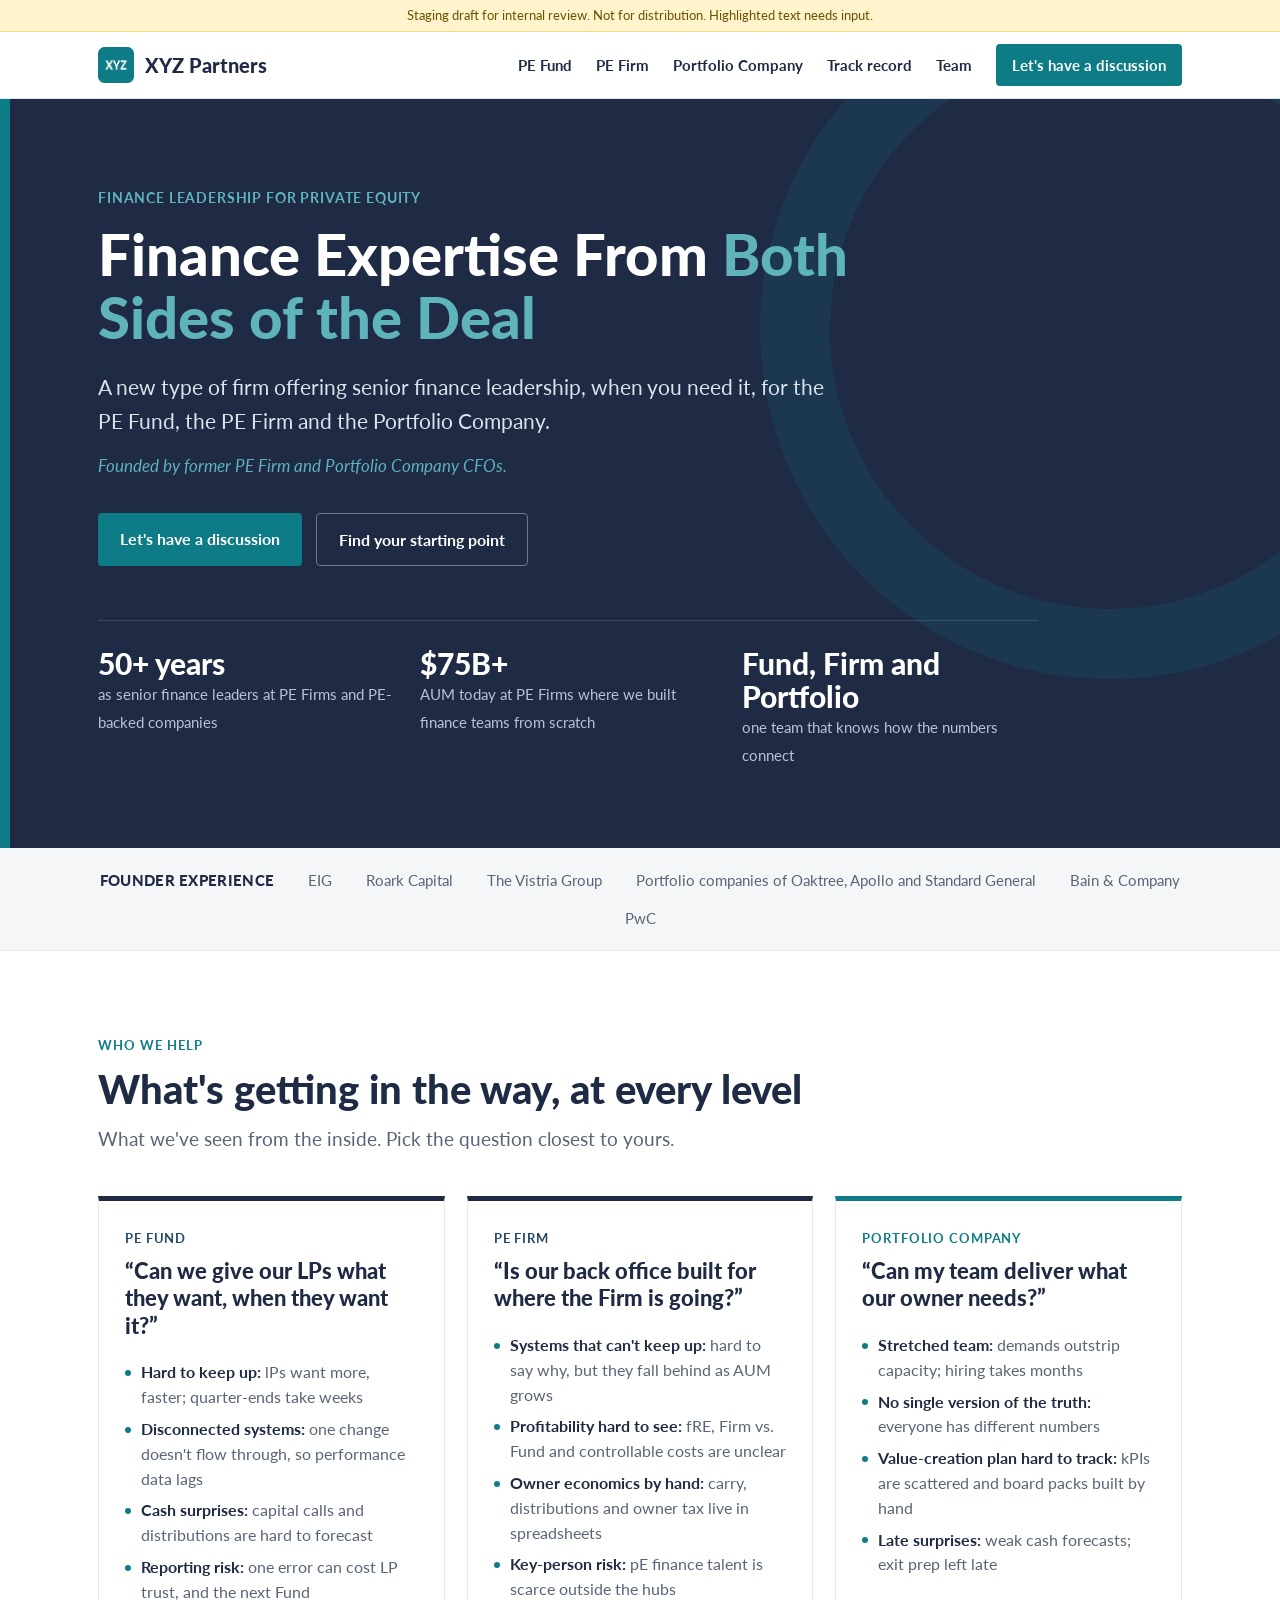
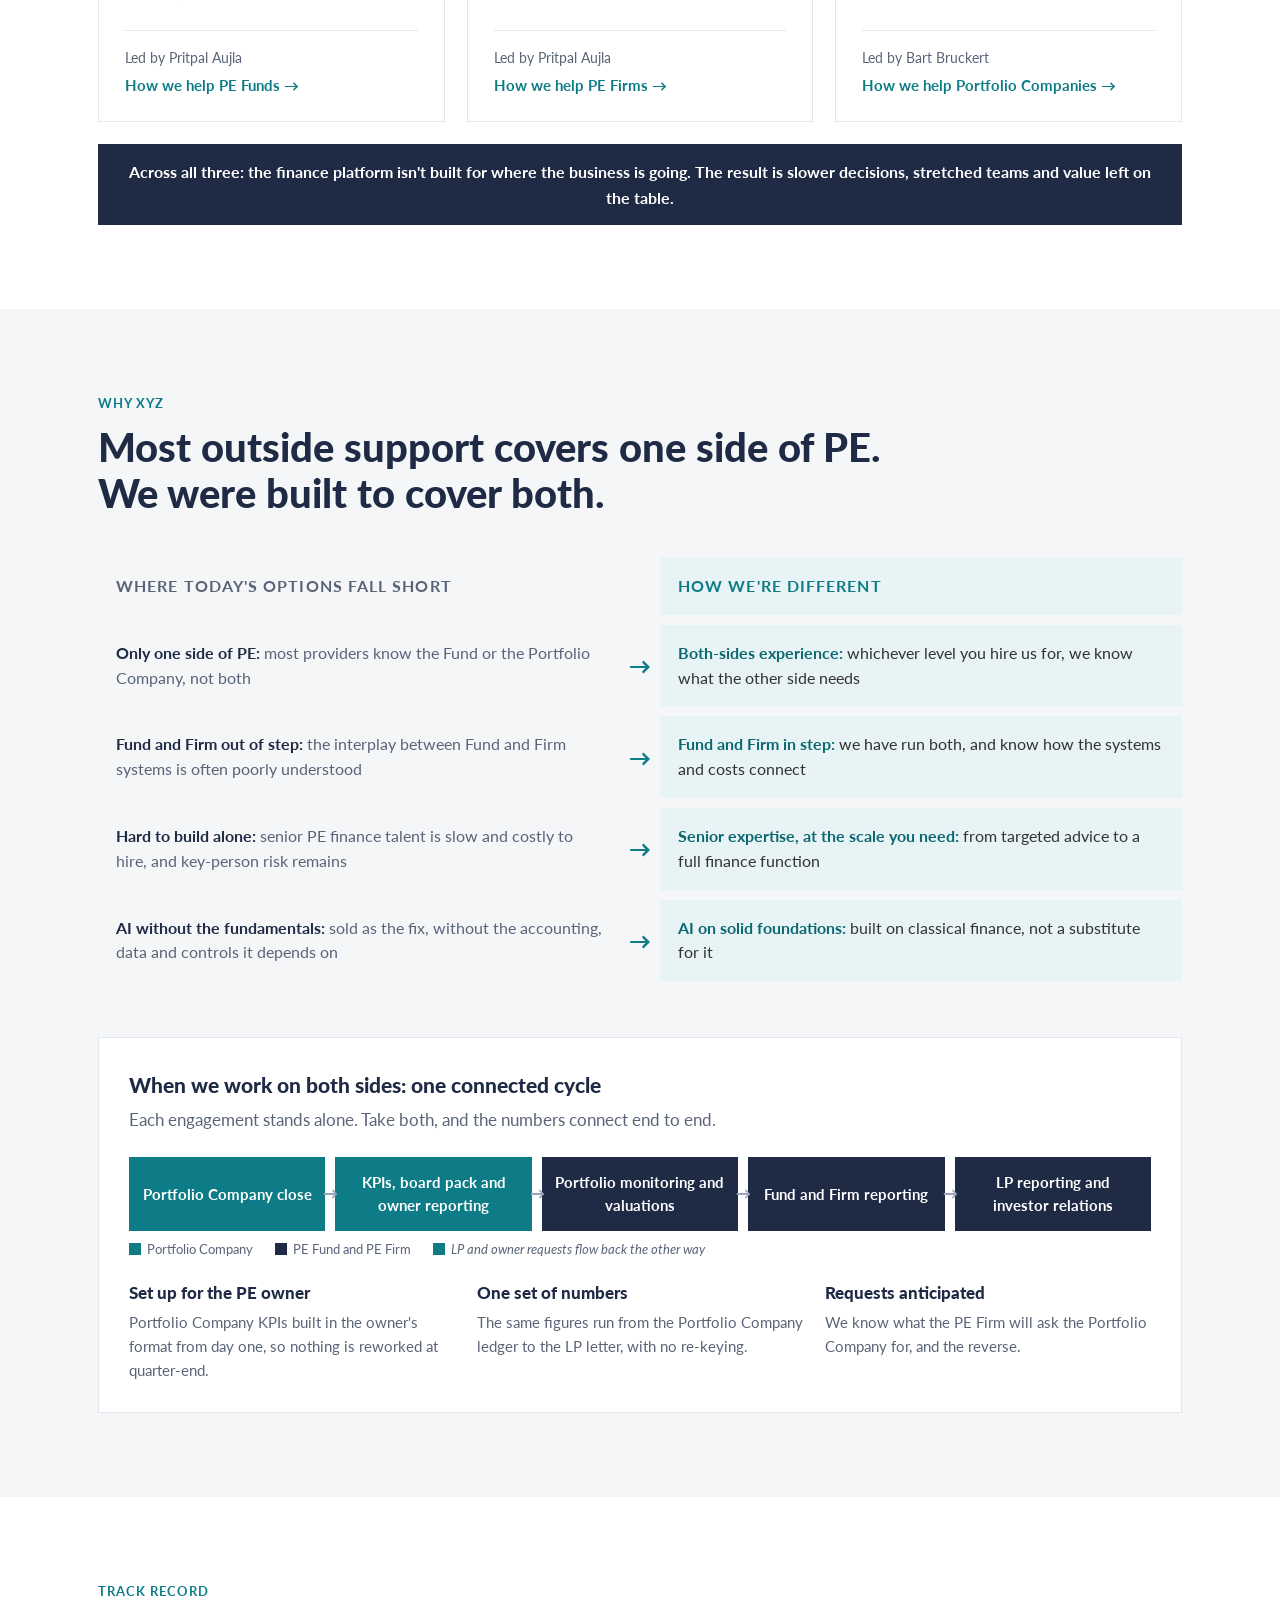
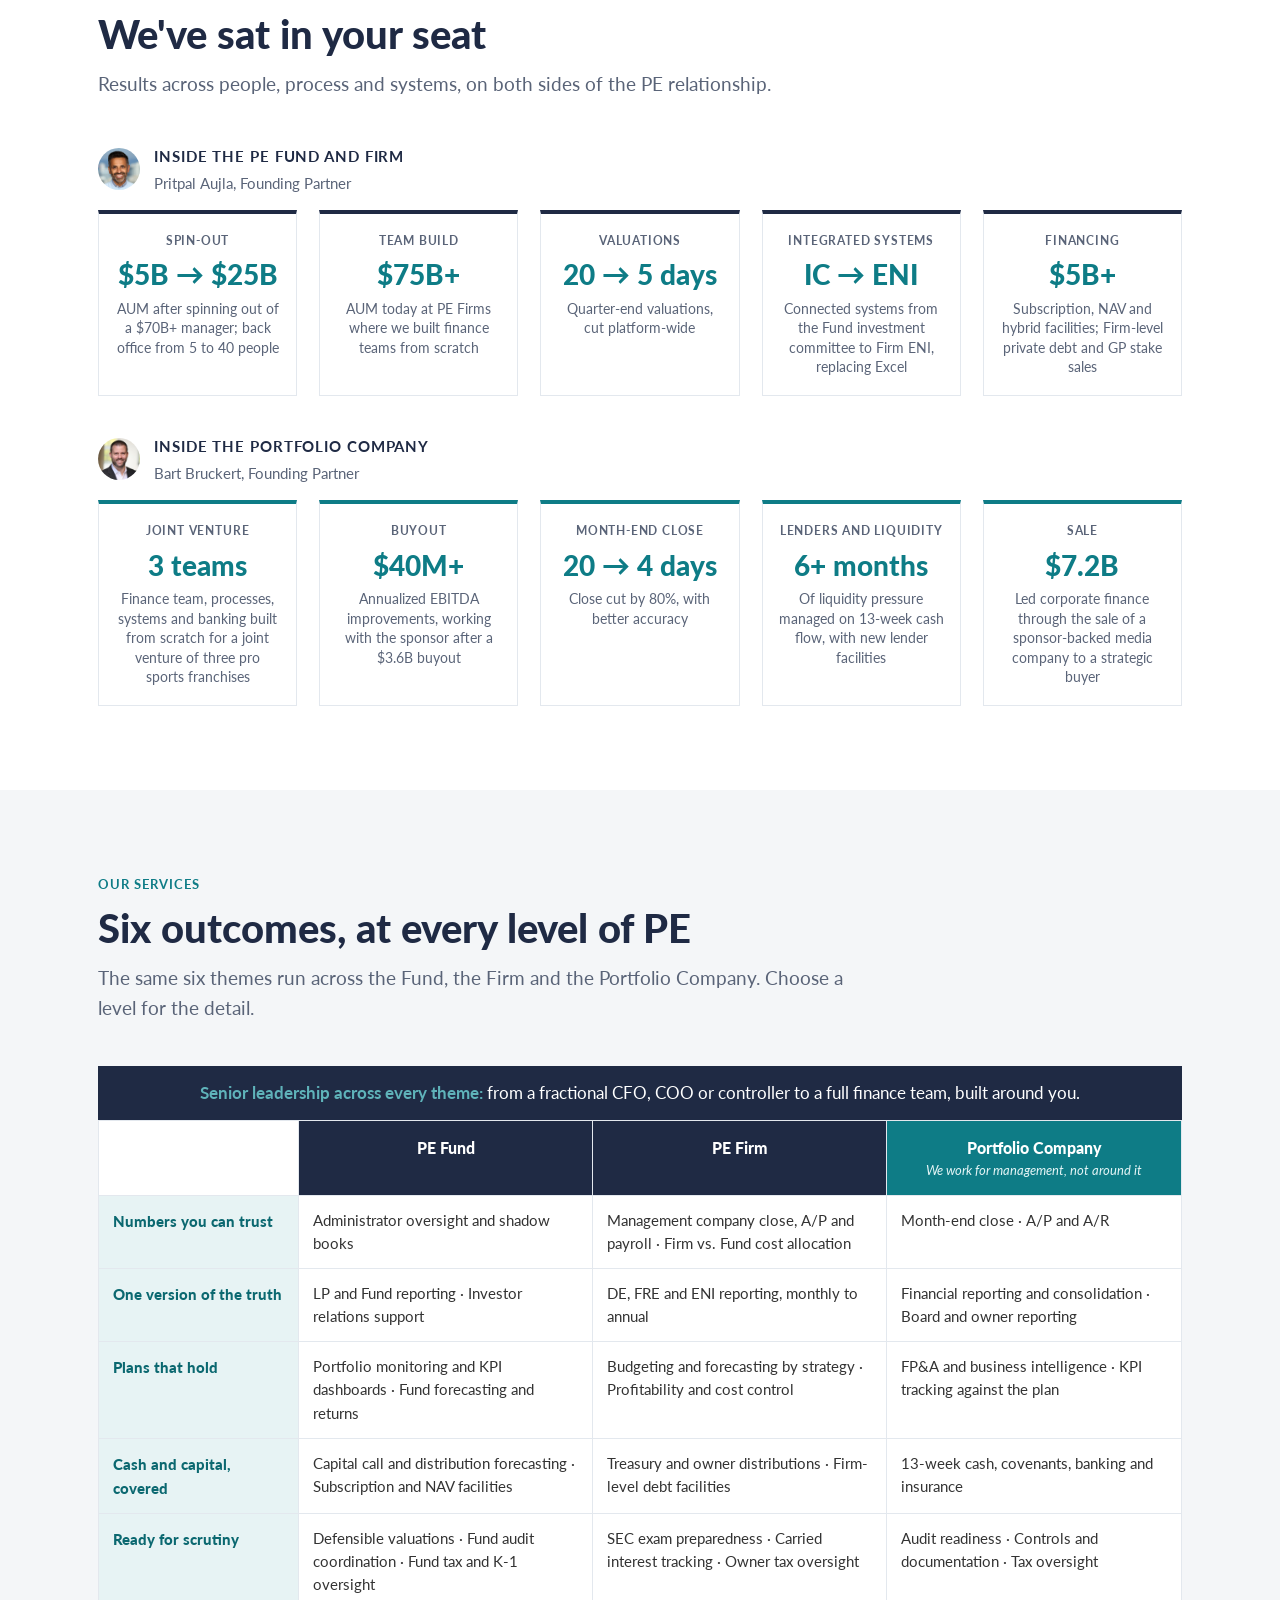
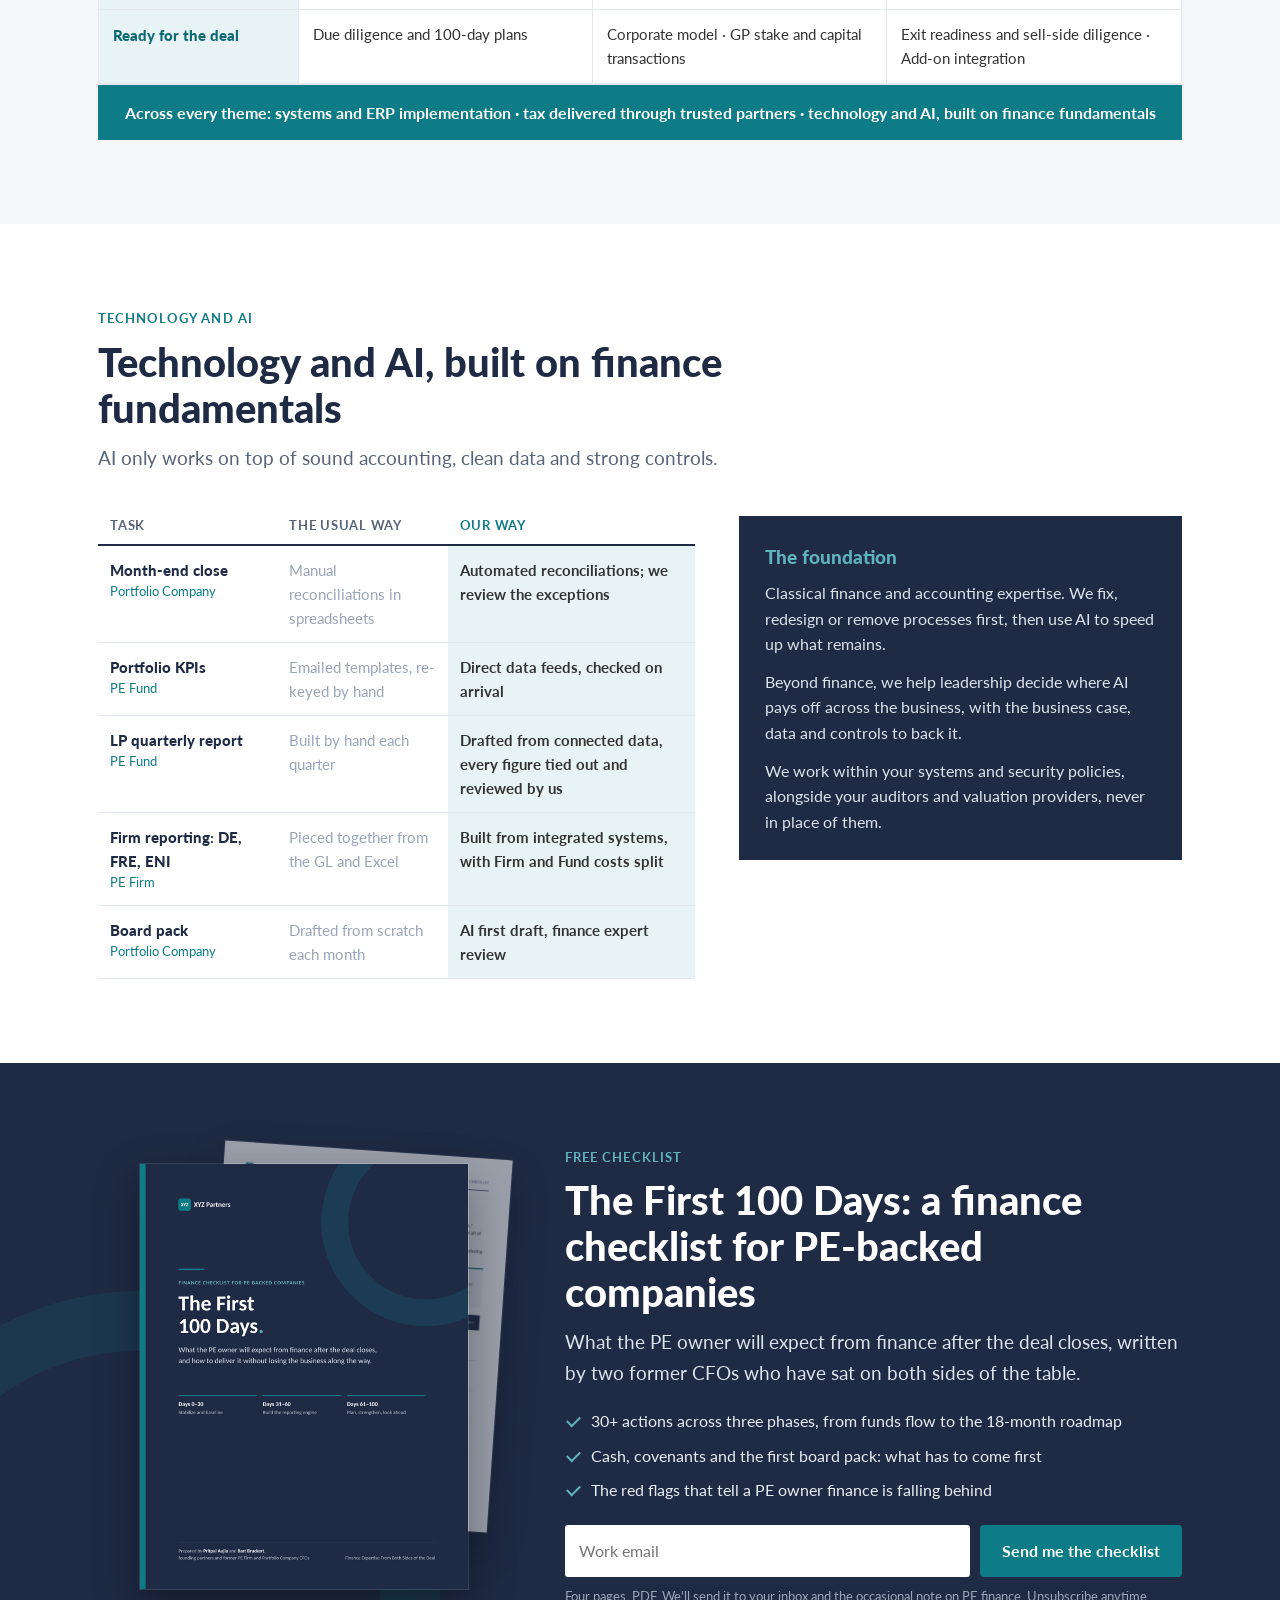
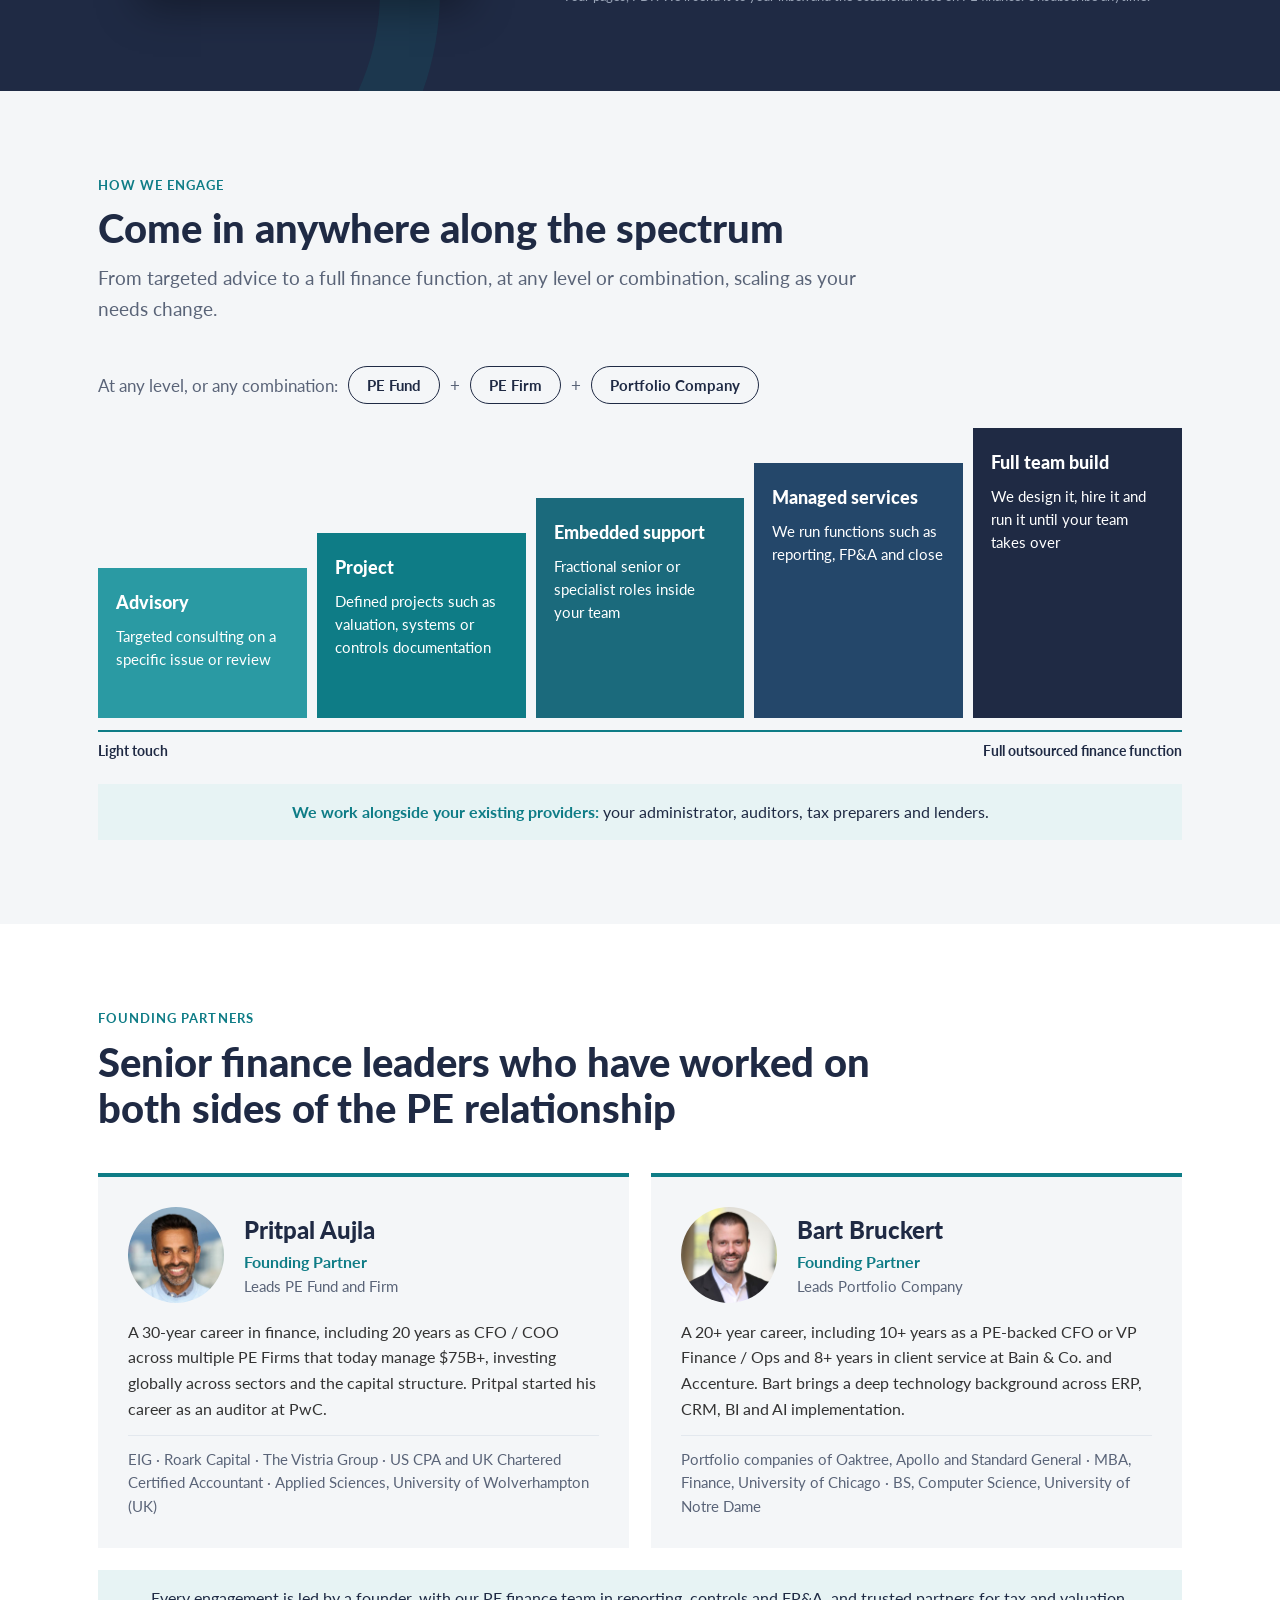
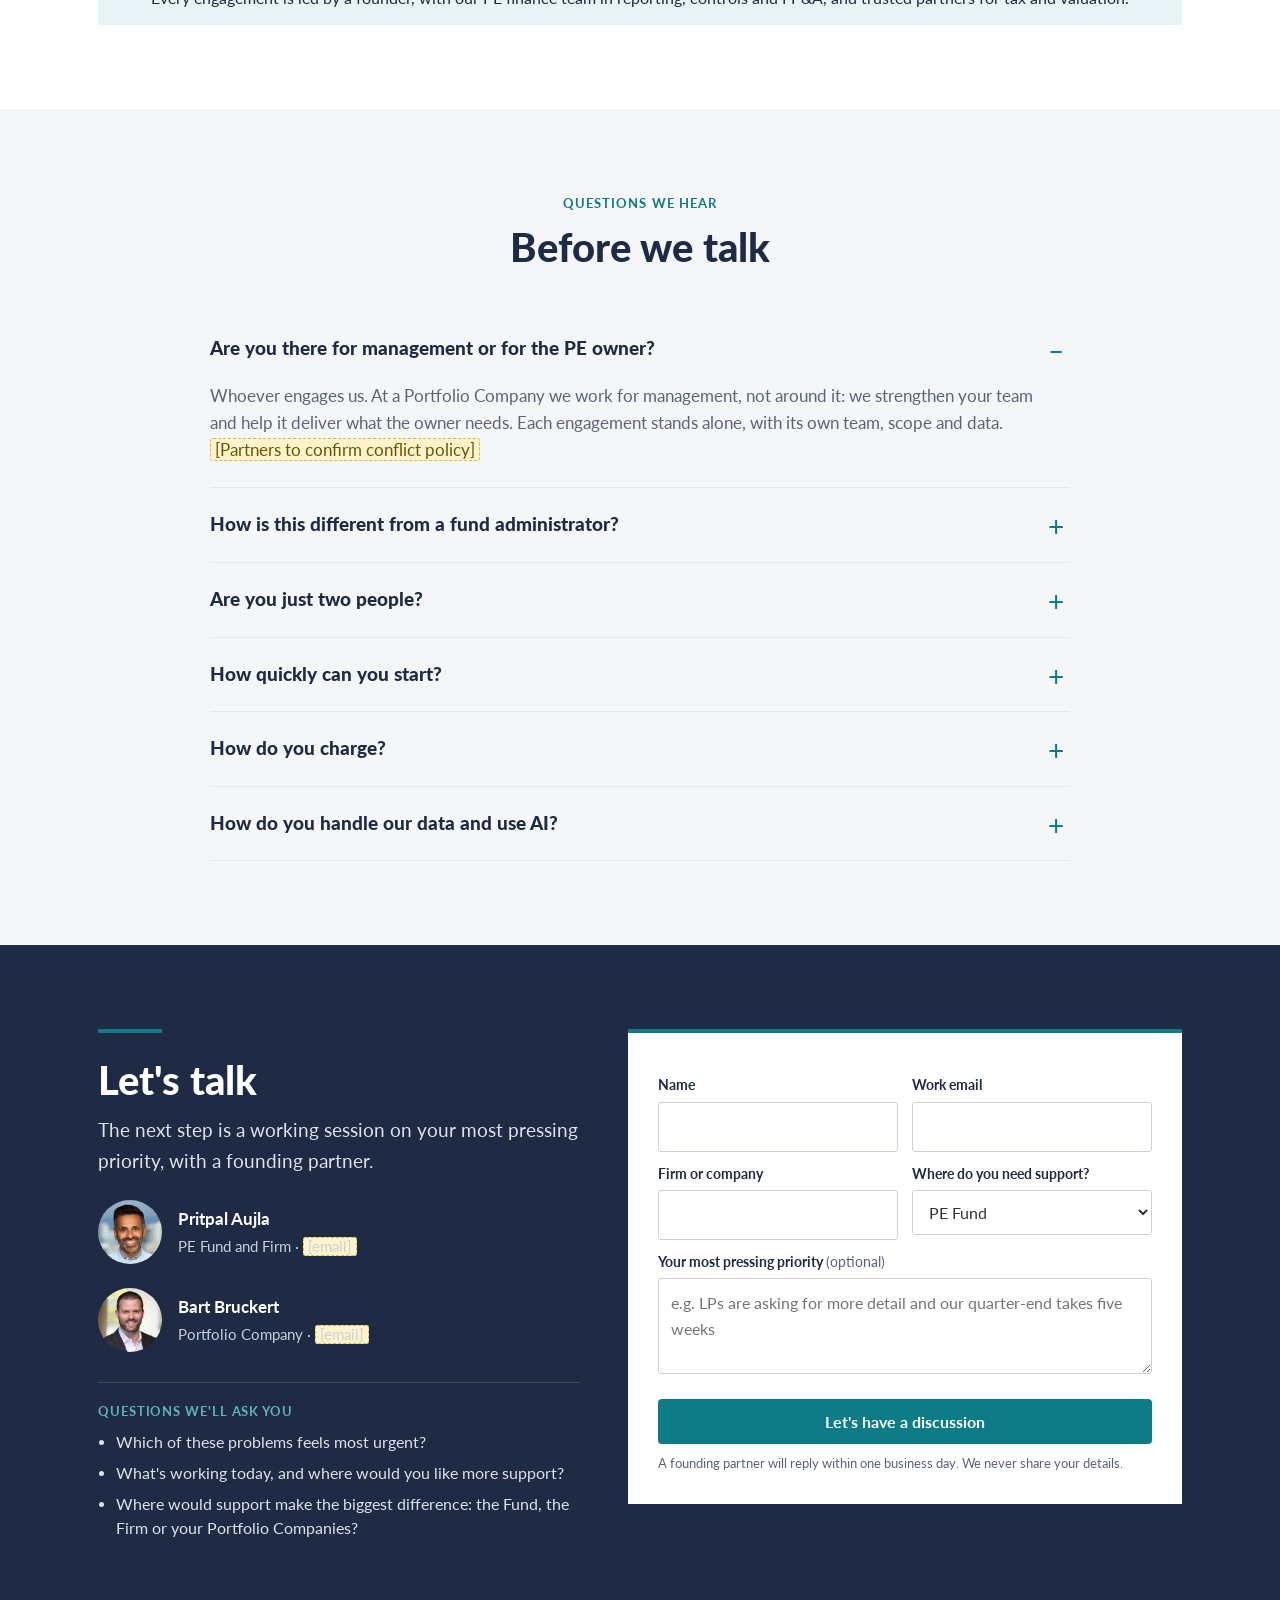
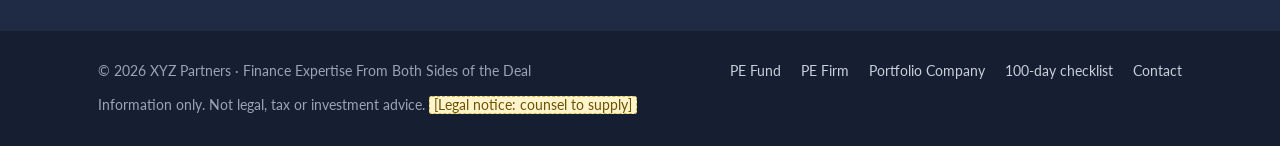
<file: index.html>
<!DOCTYPE html>
<html lang="en">
<head>
<meta charset="utf-8">
<meta name="viewport" content="width=device-width, initial-scale=1">
<meta name="robots" content="noindex, nofollow">
<title>XYZ Partners | Finance Expertise From Both Sides of the Deal</title>
<meta name="description" content="Senior finance leadership, when you need it, for the PE Fund, the PE Firm and the Portfolio Company. Founded by former PE Firm and Portfolio Company CFOs.">
<link rel="icon" type="image/png" href="img/favicon.png">
<link rel="preconnect" href="https://fonts.googleapis.com">
<link rel="preconnect" href="https://fonts.gstatic.com" crossorigin>
<link href="https://fonts.googleapis.com/css2?family=Lato:ital,wght@0,400;0,700;0,900;1,400&display=swap" rel="stylesheet">
<link rel="stylesheet" href="css/site.css">
</head>
<body>
<div class="draft">Staging draft for internal review. Not for distribution. Highlighted text needs input.</div>
<header class="nav">
  <div class="wrap">
    <a class="brand" href="./"><img src="img/xyz-logo.png" alt="">XYZ Partners</a>
    <nav><ul>
      <li><a href="pe-fund/">PE Fund</a></li><li><a href="pe-firm/">PE Firm</a></li><li><a href="portfolio-company/">Portfolio Company</a></li>
      <li><a href="#record">Track record</a></li>
      <li><a href="#team">Team</a></li>
      <li><a class="btn primary sm" href="#contact">Let's have a discussion</a></li>
    </ul></nav>
  </div>
</header>

<div class="hero" id="top">
  <div class="wrap">
    <div class="kicker">Finance leadership for private equity</div>
    <h1>Finance Expertise From <em>Both Sides of the Deal</em></h1>
    <p class="lead">A new type of firm offering senior finance leadership, when you need it, for the PE Fund, the PE Firm and the Portfolio Company.</p>
    <p class="founded">Founded by former PE Firm and Portfolio Company CFOs.</p>
    <div class="btns">
      <a class="btn primary" href="#contact">Let's have a discussion</a>
      <a class="btn ghost" href="#who">Find your starting point</a>
    </div>
    <div class="proof">
      <div><b>50+ years</b><span>as senior finance leaders at PE Firms and PE-backed companies</span></div>
      <div><b>$75B+</b><span>AUM today at PE Firms where we built finance teams from scratch</span></div>
      <div><b>Fund, Firm and Portfolio</b><span>one team that knows how the numbers connect</span></div>
    </div>
  </div>
</div>

<div class="exp"><div class="wrap">
  <strong>FOUNDER EXPERIENCE</strong>
  <span>EIG</span><span>Roark Capital</span><span>The Vistria Group</span>
  <span>Portfolio companies of Oaktree, Apollo and Standard General</span>
  <span>Bain &amp; Company</span><span>PwC</span>
</div></div>

<!-- THREE DOORS -->
<section id="who">
  <div class="wrap">
    <div class="head">
      <div class="eyebrow">Who we help</div>
      <h2>What's getting in the way, at every level</h2>
      <p class="sub">What we've seen from the inside. Pick the question closest to yours.</p>
    </div>
    <div class="grid g3">
      <a class="door navy" href="pe-fund/">
        <div class="lvl">PE Fund</div>
        <h3>&ldquo;Can we give our LPs what they want, when they want it?&rdquo;</h3>
        <ul><li><b>Hard to keep up:</b> lPs want more, faster; quarter-ends take weeks</li><li><b>Disconnected systems:</b> one change doesn't flow through, so performance data lags</li><li><b>Cash surprises:</b> capital calls and distributions are hard to forecast</li><li><b>Reporting risk:</b> one error can cost LP trust, and the next Fund</li></ul>
        <div class="foot"><span>Led by Pritpal Aujla</span><span class="more">How we help PE Funds</span></div>
      </a><a class="door navy" href="pe-firm/">
        <div class="lvl">PE Firm</div>
        <h3>&ldquo;Is our back office built for where the Firm is going?&rdquo;</h3>
        <ul><li><b>Systems that can't keep up:</b> hard to say why, but they fall behind as AUM grows</li><li><b>Profitability hard to see:</b> fRE, Firm vs. Fund and controllable costs are unclear</li><li><b>Owner economics by hand:</b> carry, distributions and owner tax live in spreadsheets</li><li><b>Key-person risk:</b> pE finance talent is scarce outside the hubs</li></ul>
        <div class="foot"><span>Led by Pritpal Aujla</span><span class="more">How we help PE Firms</span></div>
      </a><a class="door" href="portfolio-company/">
        <div class="lvl">Portfolio Company</div>
        <h3>&ldquo;Can my team deliver what our owner needs?&rdquo;</h3>
        <ul><li><b>Stretched team:</b> demands outstrip capacity; hiring takes months</li><li><b>No single version of the truth:</b> everyone has different numbers</li><li><b>Value-creation plan hard to track:</b> kPIs are scattered and board packs built by hand</li><li><b>Late surprises:</b> weak cash forecasts; exit prep left late</li></ul>
        <div class="foot"><span>Led by Bart Bruckert</span><span class="more">How we help Portfolio Companies</span></div>
      </a>
    </div>
    <div class="band">Across all three: the finance platform isn't built for where the business is going. The result is slower decisions, stretched teams and value left on the table.</div>
  </div>
</section>

<!-- BOTH SIDES -->
<section class="alt" id="why">
  <div class="wrap">
    <div class="head">
      <div class="eyebrow">Why XYZ</div>
      <h2>Most outside support covers one side of PE. We were built to cover both.</h2>
    </div>
    <div class="vs">
      <div class="hd l">Where today's options fall short</div><div></div><div class="hd r">How we're different</div>
      <div class="l"><b>Only one side of PE:</b> most providers know the Fund or the Portfolio Company, not both</div><div class="ar">&rarr;</div>
      <div class="r"><b>Both-sides experience:</b> whichever level you hire us for, we know what the other side needs</div>
      <div class="l"><b>Fund and Firm out of step:</b> the interplay between Fund and Firm systems is often poorly understood</div><div class="ar">&rarr;</div>
      <div class="r"><b>Fund and Firm in step:</b> we have run both, and know how the systems and costs connect</div>
      <div class="l"><b>Hard to build alone:</b> senior PE finance talent is slow and costly to hire, and key-person risk remains</div><div class="ar">&rarr;</div>
      <div class="r"><b>Senior expertise, at the scale you need:</b> from targeted advice to a full finance function</div>
      <div class="l"><b>AI without the fundamentals:</b> sold as the fix, without the accounting, data and controls it depends on</div><div class="ar">&rarr;</div>
      <div class="r"><b>AI on solid foundations:</b> built on classical finance, not a substitute for it</div>
    </div>

    <div class="cycle">
      <h3>When we work on both sides: one connected cycle</h3>
      <p class="cap">Each engagement stands alone. Take both, and the numbers connect end to end.</p>
      <div class="flow">
        <div class="pc">Portfolio Company close</div>
        <div class="pc">KPIs, board pack and owner reporting</div>
        <div class="pe">Portfolio monitoring and valuations</div>
        <div class="pe">Fund and Firm reporting</div>
        <div class="pe">LP reporting and investor relations</div>
      </div>
      <div class="flow-key"><span>Portfolio Company</span><span class="pe">PE Fund and PE Firm</span><span style="font-style:italic">LP and owner requests flow back the other way</span></div>
      <div class="grid g3 pts">
        <div><h4>Set up for the PE owner</h4><p>Portfolio Company KPIs built in the owner's format from day one, so nothing is reworked at quarter-end.</p></div>
        <div><h4>One set of numbers</h4><p>The same figures run from the Portfolio Company ledger to the LP letter, with no re-keying.</p></div>
        <div><h4>Requests anticipated</h4><p>We know what the PE Firm will ask the Portfolio Company for, and the reverse.</p></div>
      </div>
    </div>
  </div>
</section>

<!-- TRACK RECORD -->
<section id="record">
  <div class="wrap">
    <div class="head">
      <div class="eyebrow">Track record</div>
      <h2>We've sat in your seat</h2>
      <p class="sub">Results across people, process and systems, on both sides of the PE relationship.</p>
    </div>
    <div class="rec-h"><img src="img/pritpal.jpg" alt=""><div><b>Inside the PE Fund and Firm</b><br><span>Pritpal Aujla, Founding Partner</span></div></div>
    <div class="grid g5">
<div class="tile"><div class="k">Spin-out</div><div class="v">$5B → $25B</div><p>AUM after spinning out of a $70B+ manager; back office from 5 to 40 people</p></div>
<div class="tile"><div class="k">Team build</div><div class="v">$75B+</div><p>AUM today at PE Firms where we built finance teams from scratch</p></div>
<div class="tile"><div class="k">Valuations</div><div class="v">20 → 5 days</div><p>Quarter-end valuations, cut platform-wide</p></div>
<div class="tile"><div class="k">Integrated systems</div><div class="v">IC → ENI</div><p>Connected systems from the Fund investment committee to Firm ENI, replacing Excel</p></div>
<div class="tile"><div class="k">Financing</div><div class="v">$5B+</div><p>Subscription, NAV and hybrid facilities; Firm-level private debt and GP stake sales</p></div>
</div>
    <div class="rec-gap"></div>
    <div class="rec-h"><img src="img/bart.jpg" alt=""><div><b>Inside the Portfolio Company</b><br><span>Bart Bruckert, Founding Partner</span></div></div>
    <div class="grid g5">
<div class="tile t"><div class="k">Joint venture</div><div class="v">3 teams</div><p>Finance team, processes, systems and banking built from scratch for a joint venture of three pro sports franchises</p></div>
<div class="tile t"><div class="k">Buyout</div><div class="v">$40M+</div><p>Annualized EBITDA improvements, working with the sponsor after a $3.6B buyout</p></div>
<div class="tile t"><div class="k">Month-end close</div><div class="v">20 → 4 days</div><p>Close cut by 80%, with better accuracy</p></div>
<div class="tile t"><div class="k">Lenders and liquidity</div><div class="v">6+ months</div><p>Of liquidity pressure managed on 13-week cash flow, with new lender facilities</p></div>
<div class="tile t"><div class="k">Sale</div><div class="v">$7.2B</div><p>Led corporate finance through the sale of a sponsor-backed media company to a strategic buyer</p></div>
</div>
  </div>
</section>

<!-- SERVICES -->
<section class="alt" id="services">
  <div class="wrap">
    <div class="head">
      <div class="eyebrow">Our services</div>
      <h2>Six outcomes, at every level of PE</h2>
      <p class="sub">The same six themes run across the Fund, the Firm and the Portfolio Company. Choose a level for the detail.</p>
    </div>
    <div class="lead-line-top"><b>Senior leadership across every theme:</b> from a fractional CFO, COO or controller to a full finance team, built around you.</div>
    <div class="matrix">
      <div class="corner"></div><div class="th"><a href="pe-fund/">PE Fund</a></div><div class="th"><a href="pe-firm/">PE Firm</a></div><div class="th pc"><a href="portfolio-company/">Portfolio Company</a><small>We work for management, not around it</small></div>
      <div class="rh">Numbers you can trust</div><div class="cell" data-l="PE Fund">Administrator oversight and shadow books</div><div class="cell" data-l="PE Firm">Management company close, A/P and payroll · Firm vs. Fund cost allocation</div><div class="cell" data-l="Portfolio Company">Month-end close · A/P and A/R</div><div class="rh">One version of the truth</div><div class="cell" data-l="PE Fund">LP and Fund reporting · Investor relations support</div><div class="cell" data-l="PE Firm">DE, FRE and ENI reporting, monthly to annual</div><div class="cell" data-l="Portfolio Company">Financial reporting and consolidation · Board and owner reporting</div><div class="rh">Plans that hold</div><div class="cell" data-l="PE Fund">Portfolio monitoring and KPI dashboards · Fund forecasting and returns</div><div class="cell" data-l="PE Firm">Budgeting and forecasting by strategy · Profitability and cost control</div><div class="cell" data-l="Portfolio Company">FP&amp;A and business intelligence · KPI tracking against the plan</div><div class="rh">Cash and capital, covered</div><div class="cell" data-l="PE Fund">Capital call and distribution forecasting · Subscription and NAV facilities</div><div class="cell" data-l="PE Firm">Treasury and owner distributions · Firm-level debt facilities</div><div class="cell" data-l="Portfolio Company">13-week cash, covenants, banking and insurance</div><div class="rh">Ready for scrutiny</div><div class="cell" data-l="PE Fund">Defensible valuations · Fund audit coordination · Fund tax and K-1 oversight</div><div class="cell" data-l="PE Firm">SEC exam preparedness · Carried interest tracking · Owner tax oversight</div><div class="cell" data-l="Portfolio Company">Audit readiness · Controls and documentation · Tax oversight</div><div class="rh">Ready for the deal</div><div class="cell" data-l="PE Fund">Due diligence and 100-day plans</div><div class="cell" data-l="PE Firm">Corporate model · GP stake and capital transactions</div><div class="cell" data-l="Portfolio Company">Exit readiness and sell-side diligence · Add-on integration</div>
    </div>
    <div class="band teal" style="margin-top:0"><b>Across every theme:</b> systems and ERP implementation &middot; tax delivered through trusted partners &middot; technology and AI, built on finance fundamentals</div>
  </div>
</section>

<!-- TECH AND AI -->
<section id="ai">
  <div class="wrap">
    <div class="head">
      <div class="eyebrow">Technology and AI</div>
      <h2>Technology and AI, built on finance fundamentals</h2>
      <p class="sub">AI only works on top of sound accounting, clean data and strong controls.</p>
    </div>
    <div class="ai-grid">
      <table class="way">
        <thead><tr><th>Task</th><th>The usual way</th><th class="ours">Our way</th></tr></thead>
        <tbody>
          <tr><td>Month-end close<small>Portfolio Company</small></td><td>Manual reconciliations in spreadsheets</td><td>Automated reconciliations; we review the exceptions</td></tr>
          <tr><td>Portfolio KPIs<small>PE Fund</small></td><td>Emailed templates, re-keyed by hand</td><td>Direct data feeds, checked on arrival</td></tr>
          <tr><td>LP quarterly report<small>PE Fund</small></td><td>Built by hand each quarter</td><td>Drafted from connected data, every figure tied out and reviewed by us</td></tr>
          <tr><td>Firm reporting: DE, FRE, ENI<small>PE Firm</small></td><td>Pieced together from the GL and Excel</td><td>Built from integrated systems, with Firm and Fund costs split</td></tr>
          <tr><td>Board pack<small>Portfolio Company</small></td><td>Drafted from scratch each month</td><td>AI first draft, finance expert review</td></tr>
        </tbody>
      </table>
      <div class="found">
        <h3>The foundation</h3>
        <p>Classical finance and accounting expertise. We fix, redesign or remove processes first, then use AI to speed up what remains.</p>
        <p>Beyond finance, we help leadership decide where AI pays off across the business, with the business case, data and controls to back it.</p>
        <p>We work within your systems and security policies, alongside your auditors and valuation providers, never in place of them.</p>
      </div>
    </div>
  </div>
</section>

<section class="offer" id="checklist">
  <div class="wrap">
    <div class="cover-mock">
      <img class="back" src="img/checklist-page2.png" alt="">
      <img src="img/checklist-cover.png" alt="Cover of The First 100 Days finance checklist">
    </div>
    <div>
      <div class="eyebrow" style="color:var(--teal-mid)">Free checklist</div>
      <h2>The First 100 Days: a finance checklist for PE-backed companies</h2>
      <p class="sub">What the PE owner will expect from finance after the deal closes, written by two former CFOs who have sat on both sides of the table.</p>
      <ul class="ticks" style="margin:20px 0 22px">
        <li>30+ actions across three phases, from funds flow to the 18-month roadmap</li>
        <li>Cash, covenants and the first board pack: what has to come first</li>
        <li>The red flags that tell a PE owner finance is falling behind</li>
      </ul>
      <form class="gate" onsubmit="return gateSubmit(event)">
        <input type="email" required placeholder="Work email" aria-label="Work email">
        <button class="btn primary" type="submit">Send me the checklist</button>
      </form>
      <p class="fine">Four pages, PDF. We'll send it to your inbox and the occasional note on PE finance. Unsubscribe anytime.</p>
      <div class="gate-ok" id="gate-ok">Thanks! <a href="downloads/XYZ-100-Day-Finance-Checklist.pdf" target="_blank" rel="noopener">Download the checklist (PDF)</a><br><span style="font-size:13px;color:#C9D0DB">Draft site: the email isn't captured yet. This step needs the same form service as the contact form.</span></div>
    </div>
  </div>
</section>


<!-- HOW WE ENGAGE -->
<section class="alt" id="how">
  <div class="wrap">
    <div class="head">
      <div class="eyebrow">How we engage</div>
      <h2>Come in anywhere along the spectrum</h2>
      <p class="sub">From targeted advice to a full finance function, at any level or combination, scaling as your needs change.</p>
    </div>
    <div class="levels">At any level, or any combination: <a class="lv" href="pe-fund/">PE Fund</a> + <a class="lv" href="pe-firm/">PE Firm</a> + <a class="lv" href="portfolio-company/">Portfolio Company</a></div>
    <div class="steps5">
      <div class="st s1"><h3>Advisory</h3><p>Targeted consulting on a specific issue or review</p></div>
      <div class="st s2"><h3>Project</h3><p>Defined projects such as valuation, systems or controls documentation</p></div>
      <div class="st s3"><h3>Embedded support</h3><p>Fractional senior or specialist roles inside your team</p></div>
      <div class="st s4"><h3>Managed services</h3><p>We run functions such as reporting, FP&amp;A and close</p></div>
      <div class="st s5"><h3>Full team build</h3><p>We design it, hire it and run it until your team takes over</p></div>
    </div>
    <div class="axis"><span>Light touch</span><span>Full outsourced finance function</span></div>
    <div class="band wash"><b>We work alongside your existing providers:</b> your administrator, auditors, tax preparers and lenders.</div>
  </div>
</section>

<!-- TEAM -->
<section id="team">
  <div class="wrap">
    <div class="head">
      <div class="eyebrow">Founding partners</div>
      <h2>Senior finance leaders who have worked on both sides of the PE relationship</h2>
    </div>
    <div class="grid g2">
      <div class="person">
        <div class="top"><img src="img/pritpal.jpg" alt="Pritpal Aujla"><div><h3>Pritpal Aujla</h3><div class="role">Founding Partner<small>Leads PE Fund and Firm</small></div></div></div>
        <p>A 30-year career in finance, including 20 years as CFO / COO across multiple PE Firms that today manage $75B+, investing globally across sectors and the capital structure. Pritpal started his career as an auditor at PwC.</p>
        <div class="creds">EIG &middot; Roark Capital &middot; The Vistria Group &middot; US CPA and UK Chartered Certified Accountant &middot; Applied Sciences, University of Wolverhampton (UK)</div>
      </div>
      <div class="person">
        <div class="top"><img src="img/bart.jpg" alt="Bart Bruckert"><div><h3>Bart Bruckert</h3><div class="role">Founding Partner<small>Leads Portfolio Company</small></div></div></div>
        <p>A 20+ year career, including 10+ years as a PE-backed CFO or VP Finance / Ops and 8+ years in client service at Bain &amp; Co. and Accenture. Bart brings a deep technology background across ERP, CRM, BI and AI implementation.</p>
        <div class="creds">Portfolio companies of Oaktree, Apollo and Standard General &middot; MBA, Finance, University of Chicago &middot; BS, Computer Science, University of Notre Dame</div>
      </div>
    </div>
    <div class="band wash">Every engagement is led by a founder, with our PE finance team in reporting, controls and FP&amp;A, and trusted partners for tax and valuation.</div>
  </div>
</section>

<!-- FAQ -->
<section class="alt" id="faq">
  <div class="wrap">
    <div class="head center">
      <div class="eyebrow">Questions we hear</div>
      <h2>Before we talk</h2>
    </div>
    <div class="faq">
      <details open><summary>Are you there for management or for the PE owner?</summary>
        <p>Whoever engages us. At a Portfolio Company we work for management, not around it: we strengthen your team and help it deliver what the owner needs. Each engagement stands alone, with its own team, scope and data. <span class="tbd">[Partners to confirm conflict policy]</span></p></details>
      <details><summary>How is this different from a fund administrator?</summary>
        <p>An administrator processes and records. We lead: we own the reporting, the forecasts and the judgment calls a CFO makes, and we oversee your administrator so the handoffs work. We work alongside your administrator, auditors, tax preparers and lenders, never in place of them.</p></details>
      <details><summary>Are you just two people?</summary>
        <p>Every engagement is led by a founder, with our PE finance team in reporting, controls and FP&amp;A, and trusted partners for tax and valuation.</p></details>
      <details><summary>How quickly can you start?</summary>
        <p>Senior leaders are ready now. There's no executive search, so most engagements start within weeks of our first discussion, not months.</p></details>
      <details><summary>How do you charge?</summary>
        <p>Ongoing work is a fixed monthly fee. Projects are fixed or capped fees agreed up front. You pay for the capability you need, not a full-time team, and you can scale up or down as needs change.</p></details>
      <details><summary>How do you handle our data and use AI?</summary>
        <p>We work within your systems and security policies, alongside your auditors and valuation providers, never in place of them. We fix the process first, then use AI to speed up what remains, and a finance expert reviews everything that leaves our hands.</p></details>
    </div>
  </div>
</section>

<!-- CONTACT -->
<section class="contact" id="contact">
  <div class="wrap cgrid">
    <div>
      <div class="rule"></div>
      <h2>Let's talk</h2>
      <p class="sub">The next step is a working session on your most pressing priority, with a founding partner.</p>
      <div class="cperson"><img src="img/pritpal.jpg" alt=""><div><b>Pritpal Aujla</b><span>PE Fund and Firm &middot; <span class="tbd">[email]</span></span></div></div>
      <div class="cperson"><img src="img/bart.jpg" alt=""><div><b>Bart Bruckert</b><span>Portfolio Company &middot; <span class="tbd">[email]</span></span></div></div>
      <div class="qs"><h4>Questions we'll ask you</h4><ul>
        <li>Which of these problems feels most urgent?</li>
        <li>What's working today, and where would you like more support?</li>
        <li>Where would support make the biggest difference: the Fund, the Firm or your Portfolio Companies?</li>
      </ul></div>
    </div>
    <form class="lead" onsubmit="return leadSubmit(event)">
      <div class="row">
        <div><label for="f-name">Name</label><input id="f-name" name="name" required autocomplete="name"></div>
        <div><label for="f-email">Work email</label><input id="f-email" name="email" type="email" required autocomplete="email"></div>
      </div>
      <div class="row">
        <div><label for="f-co">Firm or company</label><input id="f-co" name="company" autocomplete="organization"></div>
        <div><label for="f-level">Where do you need support?</label>
          <select id="f-level" name="level"><option value="fund">PE Fund</option><option value="firm">PE Firm</option><option value="pc">Portfolio Company</option><option value="multi">More than one</option><option value="other">Not sure yet</option></select></div>
      </div>
      <label for="f-msg">Your most pressing priority <span style="font-weight:400;color:var(--slate)">(optional)</span></label>
      <textarea id="f-msg" name="message" placeholder="e.g. LPs are asking for more detail and our quarter-end takes five weeks"></textarea>
      <button class="btn primary" type="submit">Let's have a discussion</button>
      <p class="fine">A founding partner will reply within one business day. We never share your details.</p>
      <p class="formnote" id="formnote">Draft site: the form isn't connected yet. It needs a form service (for example HubSpot, Formspree or Microsoft Forms) before launch.</p>
    </form>
  </div>
</section>
<footer>
  <div class="wrap">
    <span>&copy; 2026 XYZ Partners &middot; Finance Expertise From Both Sides of the Deal</span>
    <span class="links"><a href="pe-fund/">PE Fund</a><a href="pe-firm/">PE Firm</a><a href="portfolio-company/">Portfolio Company</a><a href="#checklist">100-day checklist</a><a href="#contact">Contact</a></span>
    <span style="flex-basis:100%">Information only. Not legal, tax or investment advice. <span class="tbd">[Legal notice: counsel to supply]</span></span>
  </div>
</footer>
<script>
  function gateSubmit(e){ e.preventDefault(); var el=document.getElementById('gate-ok'); if(el) el.style.display='block'; return false; }
  function leadSubmit(e){ e.preventDefault(); document.getElementById('formnote').style.display='block'; return false; }
  // Preselect the level in the contact form when arriving from a level page (#contact?level=...)
  (function(){ var m=location.search.match(/level=([^&]+)/); if(!m) return; var s=document.getElementById('f-level'); if(!s) return;
    var v=decodeURIComponent(m[1]); for(var i=0;i<s.options.length;i++){ if(s.options[i].value===v){ s.selectedIndex=i; } } })();
</script>
</body>
</html>
</file>
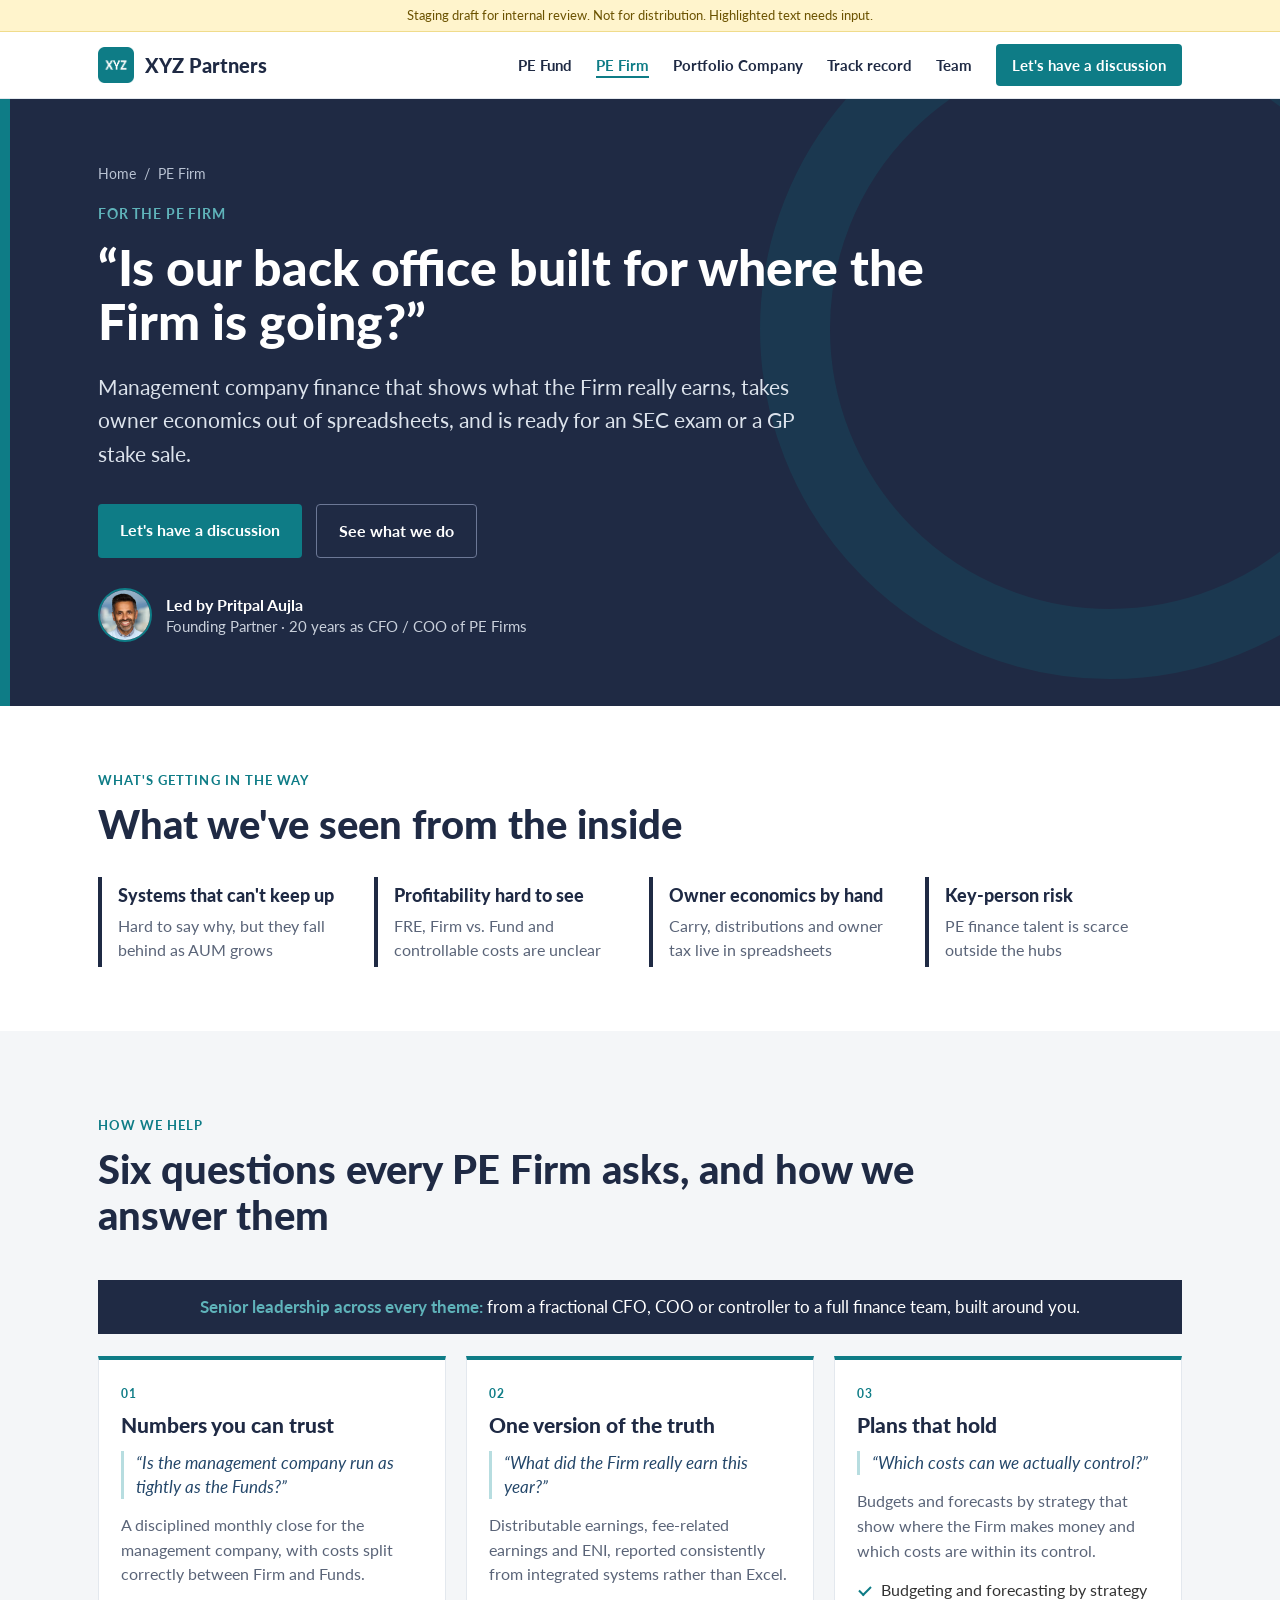
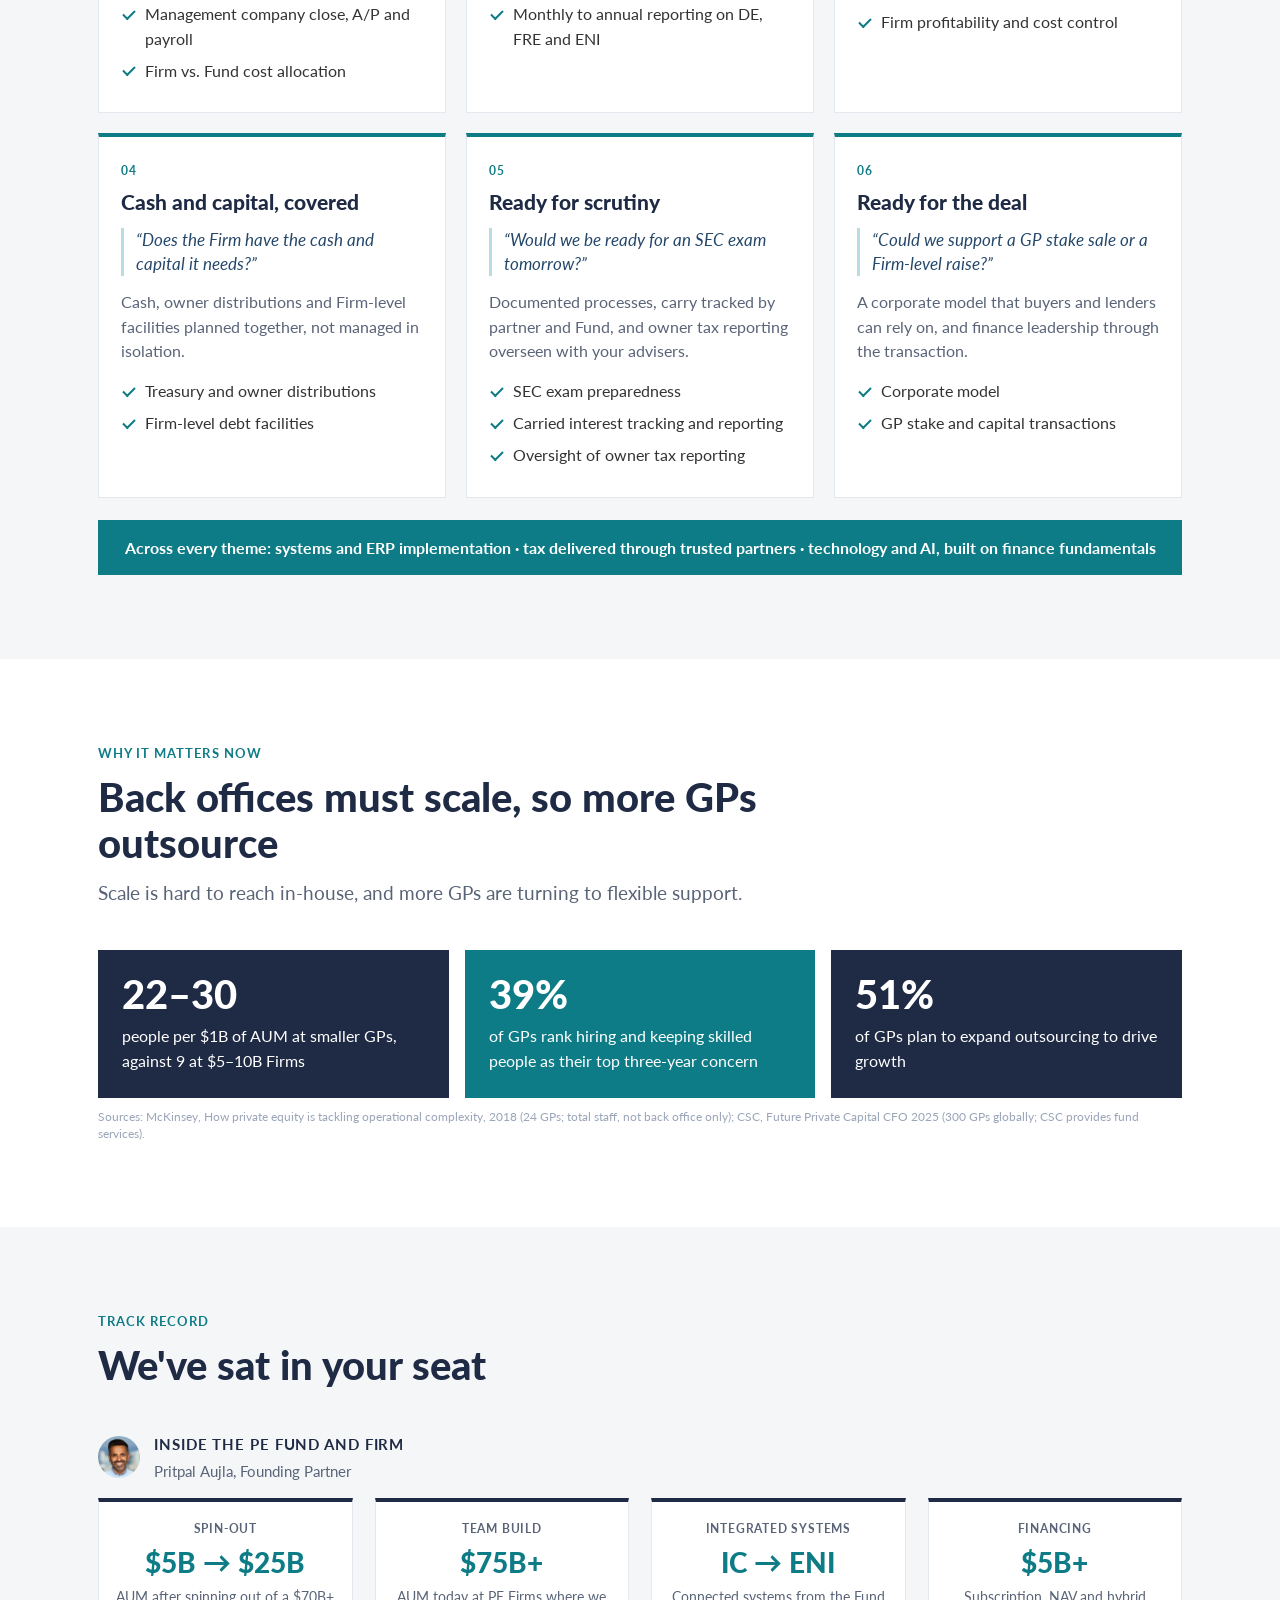
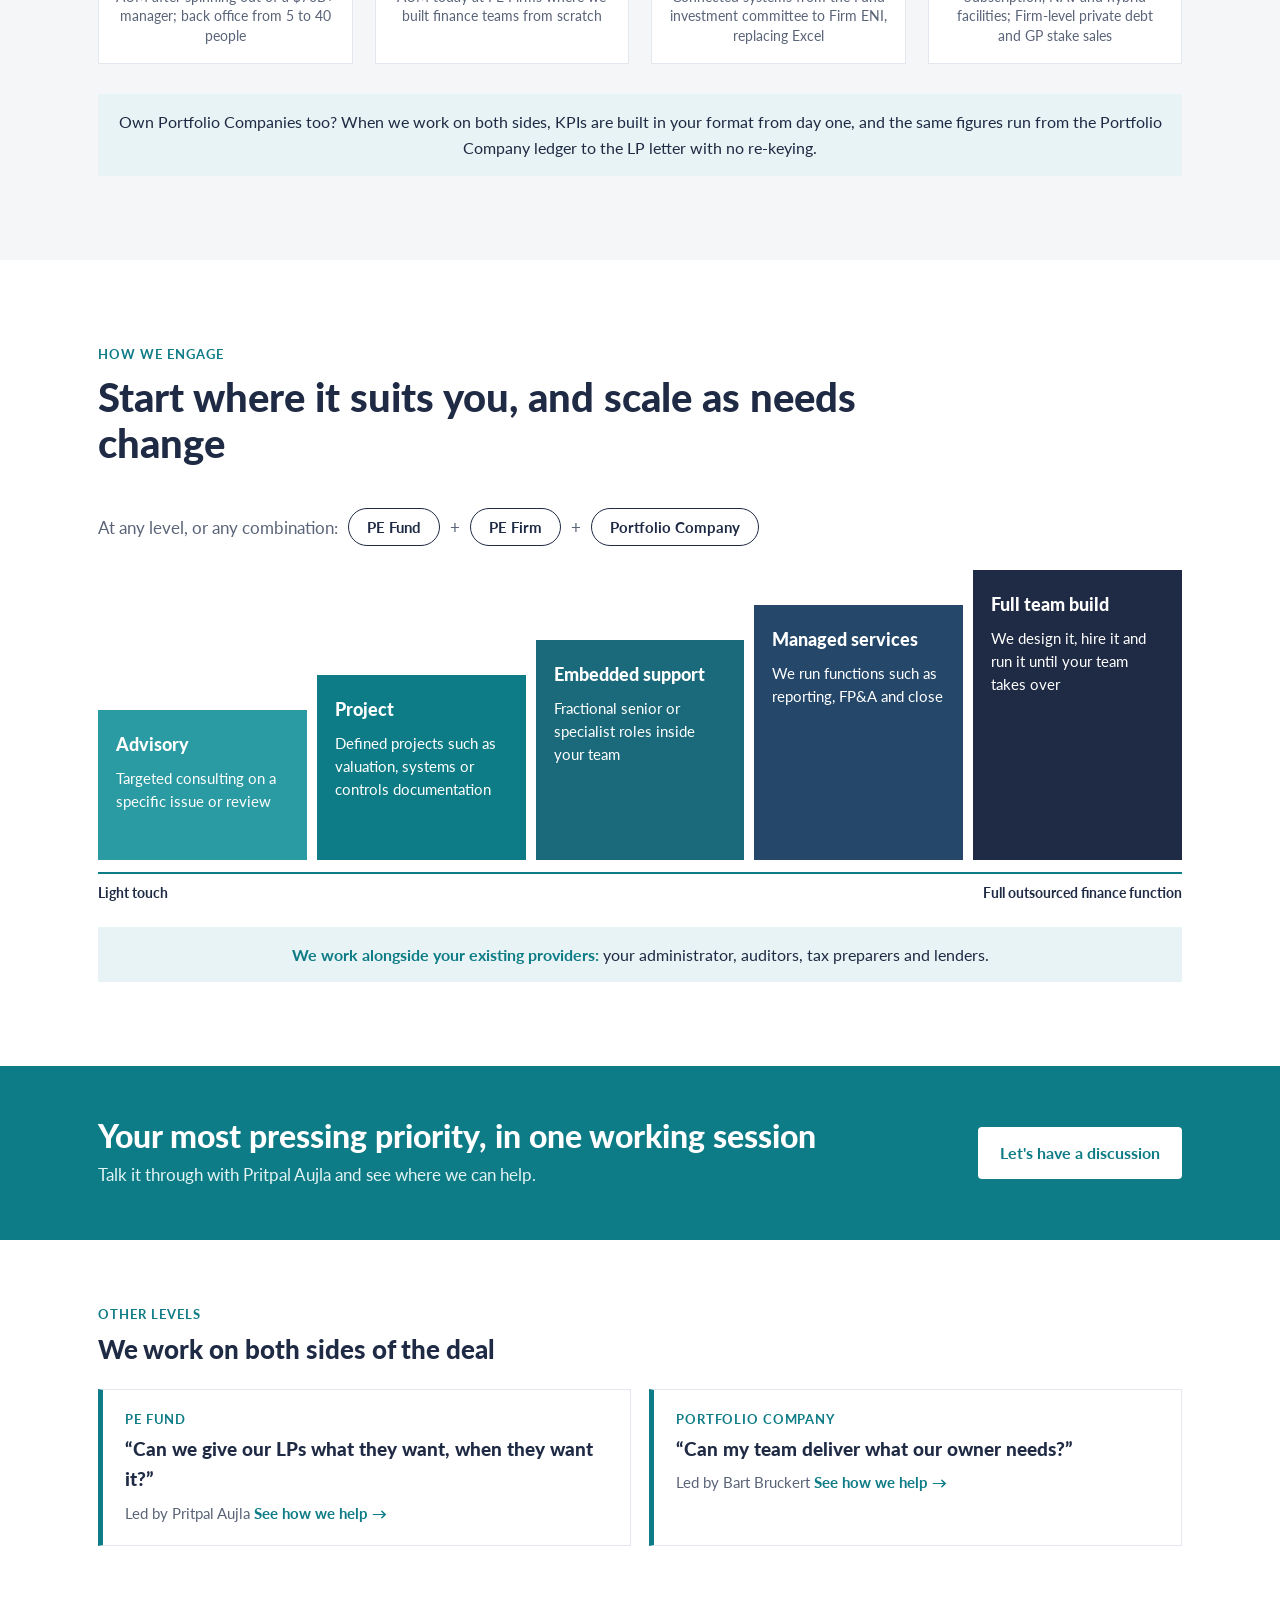
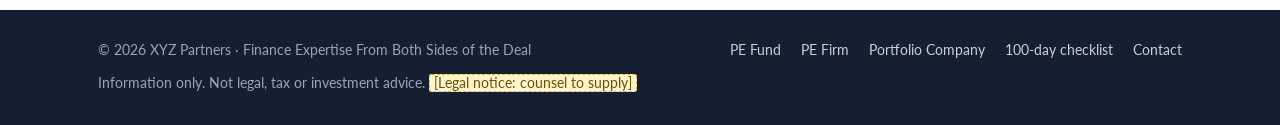
<file: pe-firm/index.html>
<!DOCTYPE html>
<html lang="en">
<head>
<meta charset="utf-8">
<meta name="viewport" content="width=device-width, initial-scale=1">
<meta name="robots" content="noindex, nofollow">
<title>PE Firm | XYZ Partners</title>
<meta name="description" content="Management company finance that shows what the Firm really earns, takes owner economics out of spreadsheets, and is ready for an SEC exam or a GP stake sale.">
<link rel="icon" type="image/png" href="../img/favicon.png">
<link rel="preconnect" href="https://fonts.googleapis.com">
<link rel="preconnect" href="https://fonts.gstatic.com" crossorigin>
<link href="https://fonts.googleapis.com/css2?family=Lato:ital,wght@0,400;0,700;0,900;1,400&display=swap" rel="stylesheet">
<link rel="stylesheet" href="../css/site.css">
</head>
<body>
<div class="draft">Staging draft for internal review. Not for distribution. Highlighted text needs input.</div>
<header class="nav">
  <div class="wrap">
    <a class="brand" href="../"><img src="../img/xyz-logo.png" alt="">XYZ Partners</a>
    <nav><ul>
      <li><a href="../pe-fund/">PE Fund</a></li><li><a class="on" href="../pe-firm/">PE Firm</a></li><li><a href="../portfolio-company/">Portfolio Company</a></li>
      <li><a href="../#record">Track record</a></li>
      <li><a href="../#team">Team</a></li>
      <li><a class="btn primary sm" href="../#contact">Let's have a discussion</a></li>
    </ul></nav>
  </div>
</header>

<div class="hero page">
  <div class="wrap">
    <div class="crumb"><a href="../">Home</a> &nbsp;/&nbsp; PE Firm</div>
    <div class="kicker">For the PE Firm</div>
    <h1>&ldquo;Is our back office built for where the Firm is going?&rdquo;</h1>
    
    <p class="lead">Management company finance that shows what the Firm really earns, takes owner economics out of spreadsheets, and is ready for an SEC exam or a GP stake sale.</p>
    <div class="btns">
      <a class="btn primary" href="../?level=firm#contact">Let's have a discussion</a>
      <a class="btn ghost" href="#themes">See what we do</a>
    </div>
    <div class="leader"><img src="../img/pritpal.jpg" alt="Pritpal Aujla"><div><b>Led by Pritpal Aujla</b>Founding Partner &middot; 20 years as CFO / COO of PE Firms</div></div>
  </div>
</div>

<section class="tight">
  <div class="wrap">
    <div class="head" style="margin-bottom:30px">
      <div class="eyebrow">What's getting in the way</div>
      <h2>What we've seen from the inside</h2>
    </div>
    <div class="pains"><div class="pain"><h3>Systems that can't keep up</h3><p>Hard to say why, but they fall behind as AUM grows</p></div><div class="pain"><h3>Profitability hard to see</h3><p>FRE, Firm vs. Fund and controllable costs are unclear</p></div><div class="pain"><h3>Owner economics by hand</h3><p>Carry, distributions and owner tax live in spreadsheets</p></div><div class="pain"><h3>Key-person risk</h3><p>PE finance talent is scarce outside the hubs</p></div></div>
  </div>
</section>

<section class="alt" id="themes">
  <div class="wrap">
    <div class="head">
      <div class="eyebrow">How we help</div>
      <h2>Six questions every PE Firm asks, and how we answer them</h2>
    </div>
    <div class="lead-line-top" style="margin-bottom:22px"><b>Senior leadership across every theme:</b> from a fractional CFO, COO or controller to a full finance team, built around you.</div>
    <div class="themes"><div class="theme"><div class="n">01</div><h3>Numbers you can trust</h3><p class="q">&ldquo;Is the management company run as tightly as the Funds?&rdquo;</p><p style="color:var(--slate);font-size:15.5px;margin-bottom:8px">A disciplined monthly close for the management company, with costs split correctly between Firm and Funds.</p><ul><li>Management company close, A/P and payroll</li><li>Firm vs. Fund cost allocation</li></ul></div><div class="theme"><div class="n">02</div><h3>One version of the truth</h3><p class="q">&ldquo;What did the Firm really earn this year?&rdquo;</p><p style="color:var(--slate);font-size:15.5px;margin-bottom:8px">Distributable earnings, fee-related earnings and ENI, reported consistently from integrated systems rather than Excel.</p><ul><li>Monthly to annual reporting on DE, FRE and ENI</li></ul></div><div class="theme"><div class="n">03</div><h3>Plans that hold</h3><p class="q">&ldquo;Which costs can we actually control?&rdquo;</p><p style="color:var(--slate);font-size:15.5px;margin-bottom:8px">Budgets and forecasts by strategy that show where the Firm makes money and which costs are within its control.</p><ul><li>Budgeting and forecasting by strategy</li><li>Firm profitability and cost control</li></ul></div><div class="theme"><div class="n">04</div><h3>Cash and capital, covered</h3><p class="q">&ldquo;Does the Firm have the cash and capital it needs?&rdquo;</p><p style="color:var(--slate);font-size:15.5px;margin-bottom:8px">Cash, owner distributions and Firm-level facilities planned together, not managed in isolation.</p><ul><li>Treasury and owner distributions</li><li>Firm-level debt facilities</li></ul></div><div class="theme"><div class="n">05</div><h3>Ready for scrutiny</h3><p class="q">&ldquo;Would we be ready for an SEC exam tomorrow?&rdquo;</p><p style="color:var(--slate);font-size:15.5px;margin-bottom:8px">Documented processes, carry tracked by partner and Fund, and owner tax reporting overseen with your advisers.</p><ul><li>SEC exam preparedness</li><li>Carried interest tracking and reporting</li><li>Oversight of owner tax reporting</li></ul></div><div class="theme"><div class="n">06</div><h3>Ready for the deal</h3><p class="q">&ldquo;Could we support a GP stake sale or a Firm-level raise?&rdquo;</p><p style="color:var(--slate);font-size:15.5px;margin-bottom:8px">A corporate model that buyers and lenders can rely on, and finance leadership through the transaction.</p><ul><li>Corporate model</li><li>GP stake and capital transactions</li></ul></div></div>
    <div class="band teal"><b>Across every theme:</b> systems and ERP implementation &middot; tax delivered through trusted partners &middot; technology and AI, built on finance fundamentals</div>
  </div>
</section>

<section>
  <div class="wrap">
    <div class="head">
      <div class="eyebrow">Why it matters now</div>
      <h2>Back offices must scale, so more GPs outsource</h2>
      <p class="sub">Scale is hard to reach in-house, and more GPs are turning to flexible support.</p>
    </div>
    <div class="stats3"><div class="stat"><b>22–30</b><p>people per $1B of AUM at smaller GPs, against 9 at $5–10B Firms</p></div><div class="stat"><b>39%</b><p>of GPs rank hiring and keeping skilled people as their top three-year concern</p></div><div class="stat"><b>51%</b><p>of GPs plan to expand outsourcing to drive growth</p></div></div>
    <p class="src">Sources: McKinsey, How private equity is tackling operational complexity, 2018 (24 GPs; total staff, not back office only); CSC, Future Private Capital CFO 2025 (300 GPs globally; CSC provides fund services).</p>
  </div>
</section>

<section class="alt">
  <div class="wrap">
    <div class="head">
      <div class="eyebrow">Track record</div>
      <h2>We've sat in your seat</h2>
    </div>
    <div class="rec-h"><img src="../img/pritpal.jpg" alt=""><div><b>Inside the PE Fund and Firm</b><br><span>Pritpal Aujla, Founding Partner</span></div></div>
    <div class="grid g4">
<div class="tile"><div class="k">Spin-out</div><div class="v">$5B → $25B</div><p>AUM after spinning out of a $70B+ manager; back office from 5 to 40 people</p></div>
<div class="tile"><div class="k">Team build</div><div class="v">$75B+</div><p>AUM today at PE Firms where we built finance teams from scratch</p></div>
<div class="tile"><div class="k">Integrated systems</div><div class="v">IC → ENI</div><p>Connected systems from the Fund investment committee to Firm ENI, replacing Excel</p></div>
<div class="tile"><div class="k">Financing</div><div class="v">$5B+</div><p>Subscription, NAV and hybrid facilities; Firm-level private debt and GP stake sales</p></div>
</div>
    <div class="band wash" style="margin-top:30px">Own Portfolio Companies too? When we work on both sides, KPIs are built in your format from day one, and the same figures run from the Portfolio Company ledger to the LP letter with no re-keying.</div>
  </div>
</section>

<section>
  <div class="wrap">
    <div class="head">
      <div class="eyebrow">How we engage</div>
      <h2>Start where it suits you, and scale as needs change</h2>
    </div>
    <div class="levels">At any level, or any combination: <a class="lv" href="../pe-fund/">PE Fund</a> + <a class="lv" href="../pe-firm/">PE Firm</a> + <a class="lv" href="../portfolio-company/">Portfolio Company</a></div>
    <div class="steps5">
      <div class="st s1"><h3>Advisory</h3><p>Targeted consulting on a specific issue or review</p></div>
      <div class="st s2"><h3>Project</h3><p>Defined projects such as valuation, systems or controls documentation</p></div>
      <div class="st s3"><h3>Embedded support</h3><p>Fractional senior or specialist roles inside your team</p></div>
      <div class="st s4"><h3>Managed services</h3><p>We run functions such as reporting, FP&amp;A and close</p></div>
      <div class="st s5"><h3>Full team build</h3><p>We design it, hire it and run it until your team takes over</p></div>
    </div>
    <div class="axis"><span>Light touch</span><span>Full outsourced finance function</span></div>
    <div class="band wash"><b>We work alongside your existing providers:</b> your administrator, auditors, tax preparers and lenders.</div>
  </div>
</section>



<div class="cta-band">
  <div class="wrap">
    <div><h2>Your most pressing priority, in one working session</h2><p>Talk it through with Pritpal Aujla and see where we can help.</p></div>
    <a class="btn" href="../?level=firm#contact">Let's have a discussion</a>
  </div>
</div>

<section class="tight">
  <div class="wrap">
    <div class="head" style="margin-bottom:24px"><div class="eyebrow">Other levels</div><h2 style="font-size:26px">We work on both sides of the deal</h2></div>
    <div class="others"><a class="other" href="../pe-fund/"><div class="lvl">PE Fund</div><h3>&ldquo;Can we give our LPs what they want, when they want it?&rdquo;</h3><p>Led by Pritpal Aujla <span class="more">See how we help</span></p></a><a class="other" href="../portfolio-company/"><div class="lvl">Portfolio Company</div><h3>&ldquo;Can my team deliver what our owner needs?&rdquo;</h3><p>Led by Bart Bruckert <span class="more">See how we help</span></p></a></div>
  </div>
</section>
<footer>
  <div class="wrap">
    <span>&copy; 2026 XYZ Partners &middot; Finance Expertise From Both Sides of the Deal</span>
    <span class="links"><a href="../pe-fund/">PE Fund</a><a href="../pe-firm/">PE Firm</a><a href="../portfolio-company/">Portfolio Company</a><a href="../#checklist">100-day checklist</a><a href="../#contact">Contact</a></span>
    <span style="flex-basis:100%">Information only. Not legal, tax or investment advice. <span class="tbd">[Legal notice: counsel to supply]</span></span>
  </div>
</footer>
<script>
  function gateSubmit(e){ e.preventDefault(); var el=document.getElementById('gate-ok'); if(el) el.style.display='block'; return false; }
  function leadSubmit(e){ e.preventDefault(); document.getElementById('formnote').style.display='block'; return false; }
  // Preselect the level in the contact form when arriving from a level page (#contact?level=...)
  (function(){ var m=location.search.match(/level=([^&]+)/); if(!m) return; var s=document.getElementById('f-level'); if(!s) return;
    var v=decodeURIComponent(m[1]); for(var i=0;i<s.options.length;i++){ if(s.options[i].value===v){ s.selectedIndex=i; } } })();
</script>
</body>
</html>
</file>
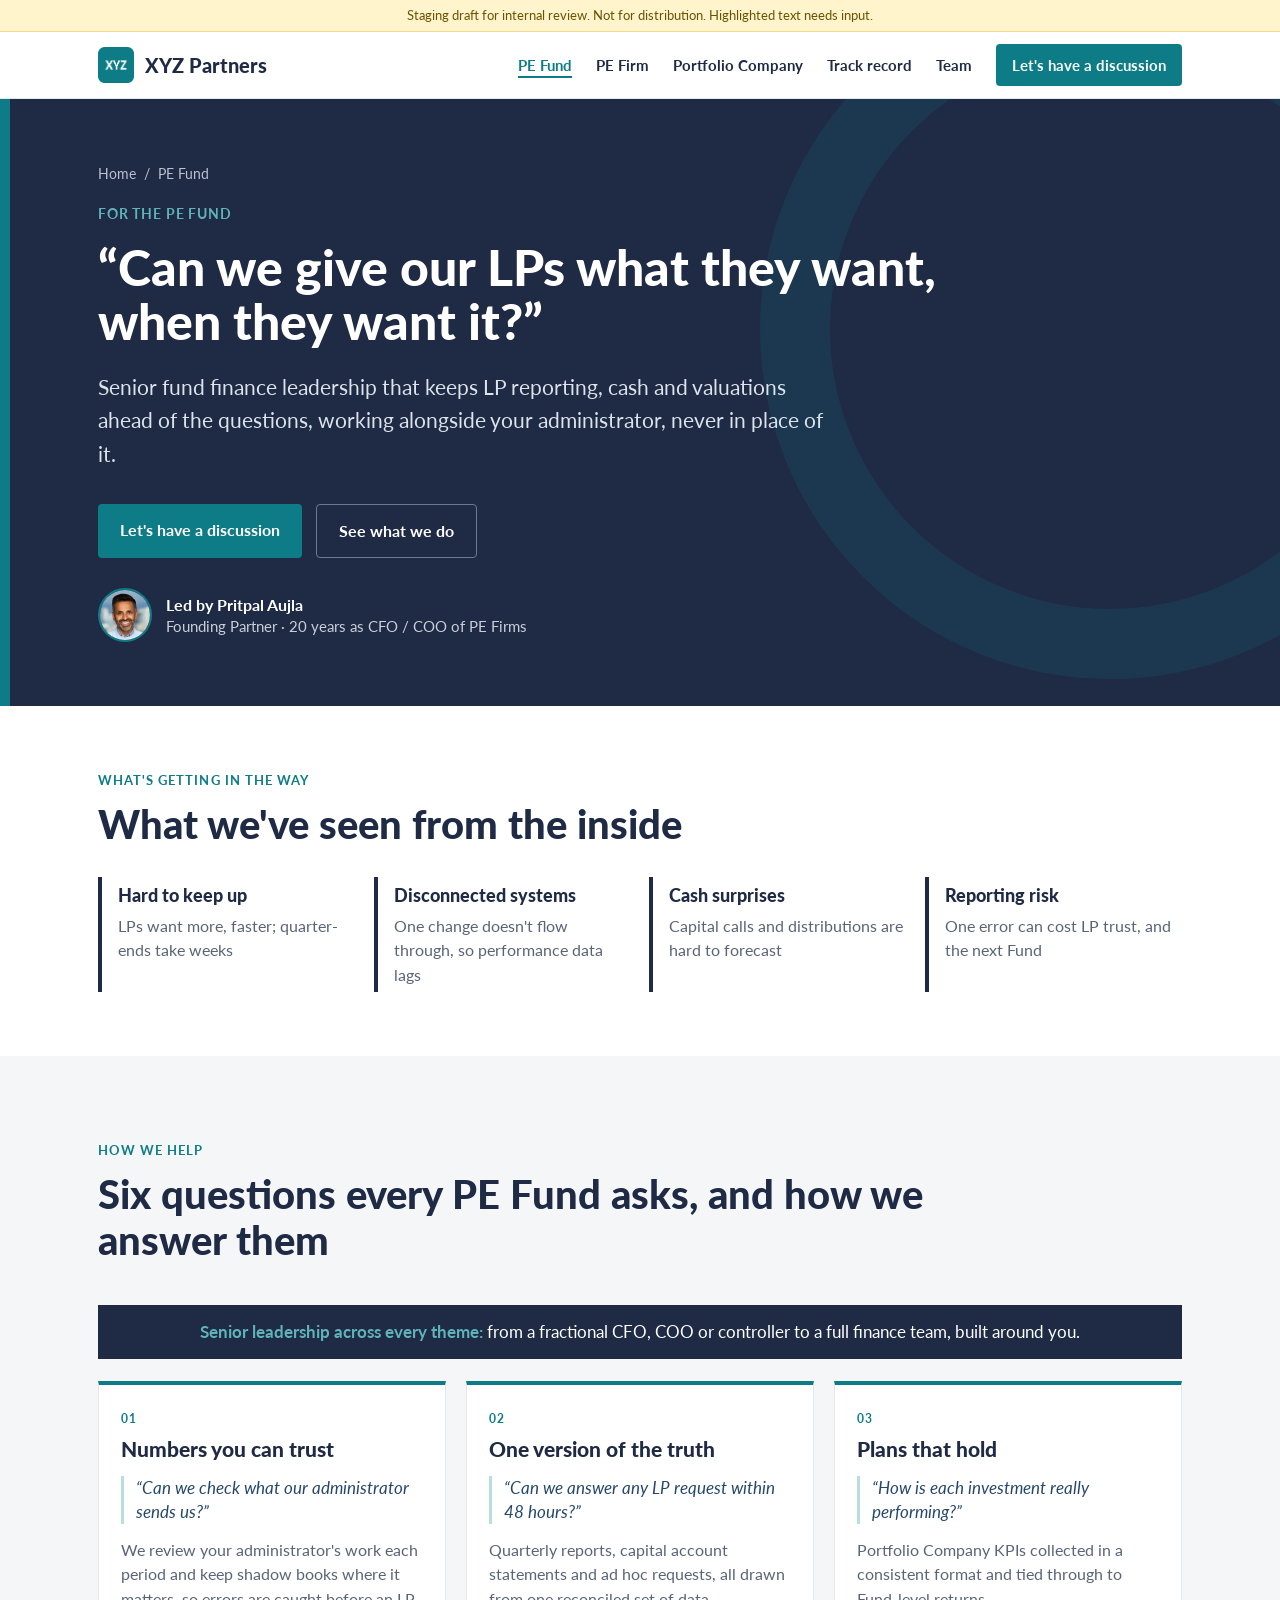
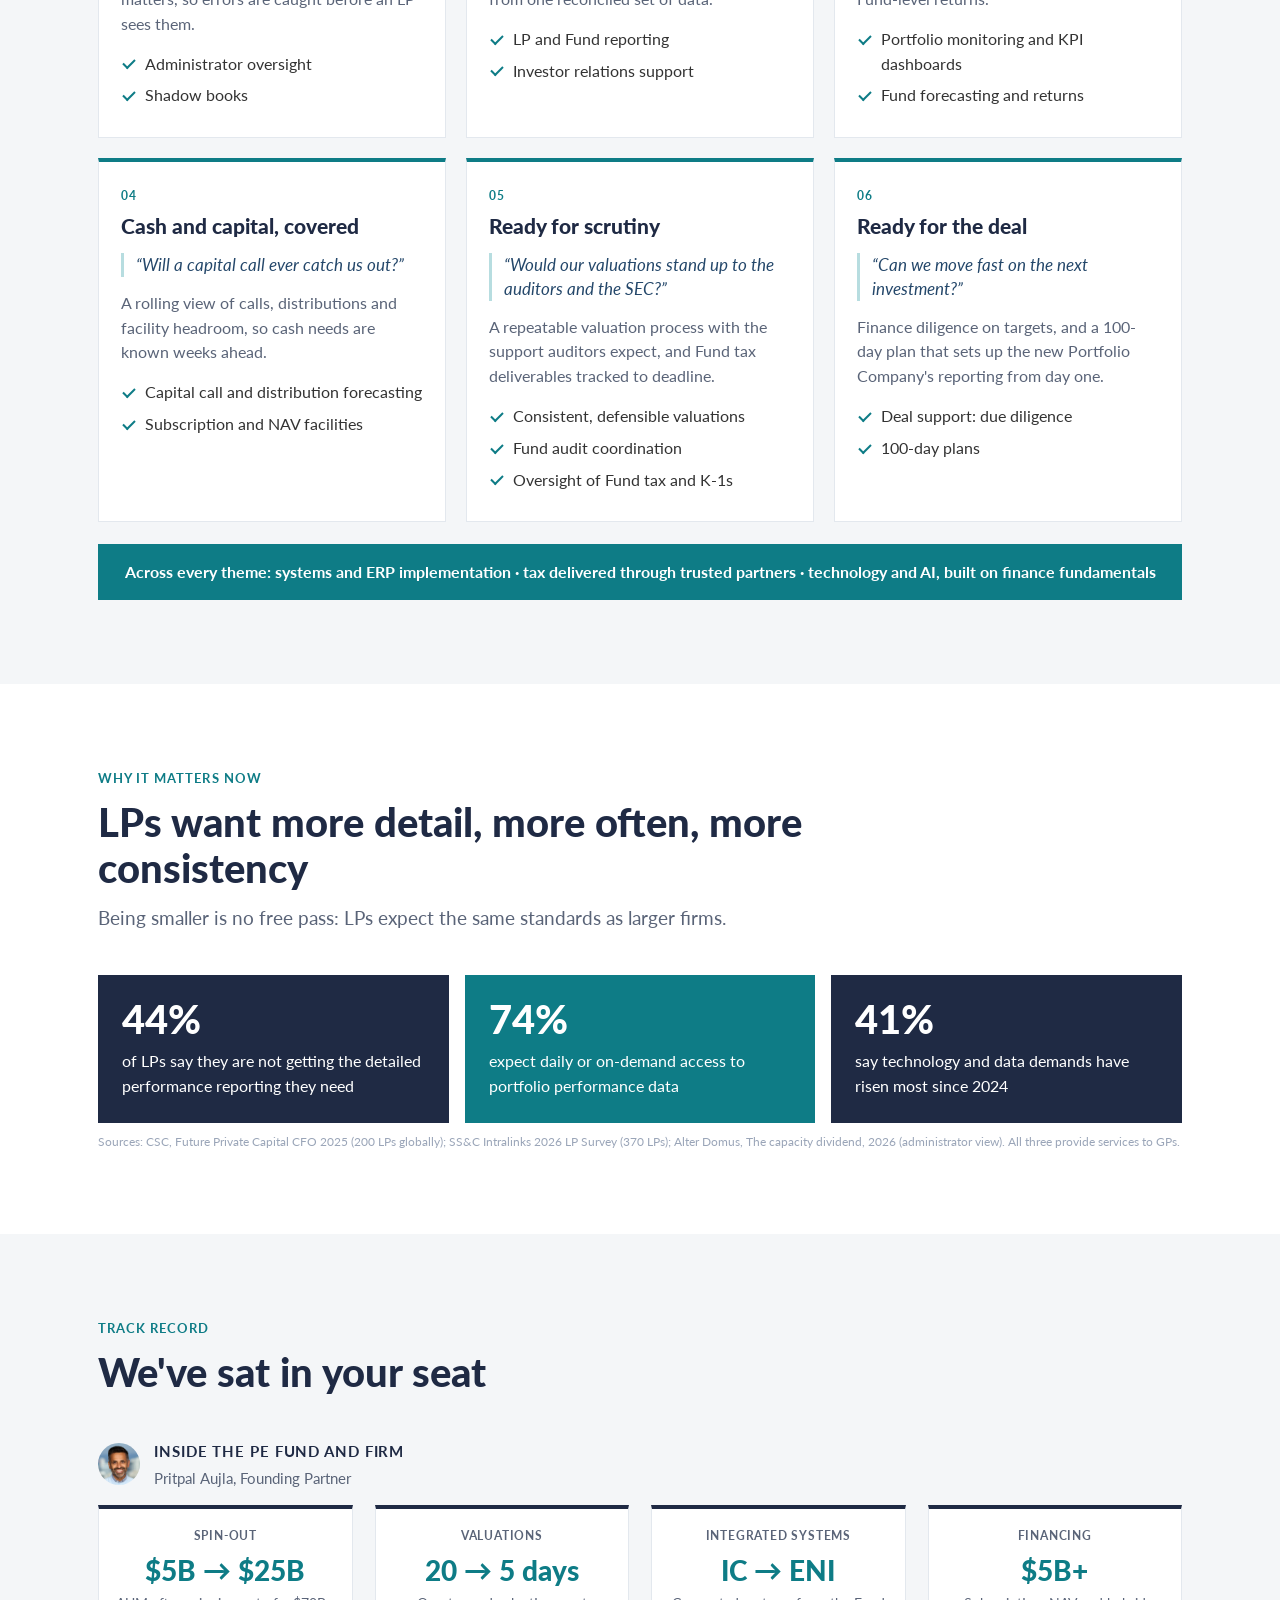
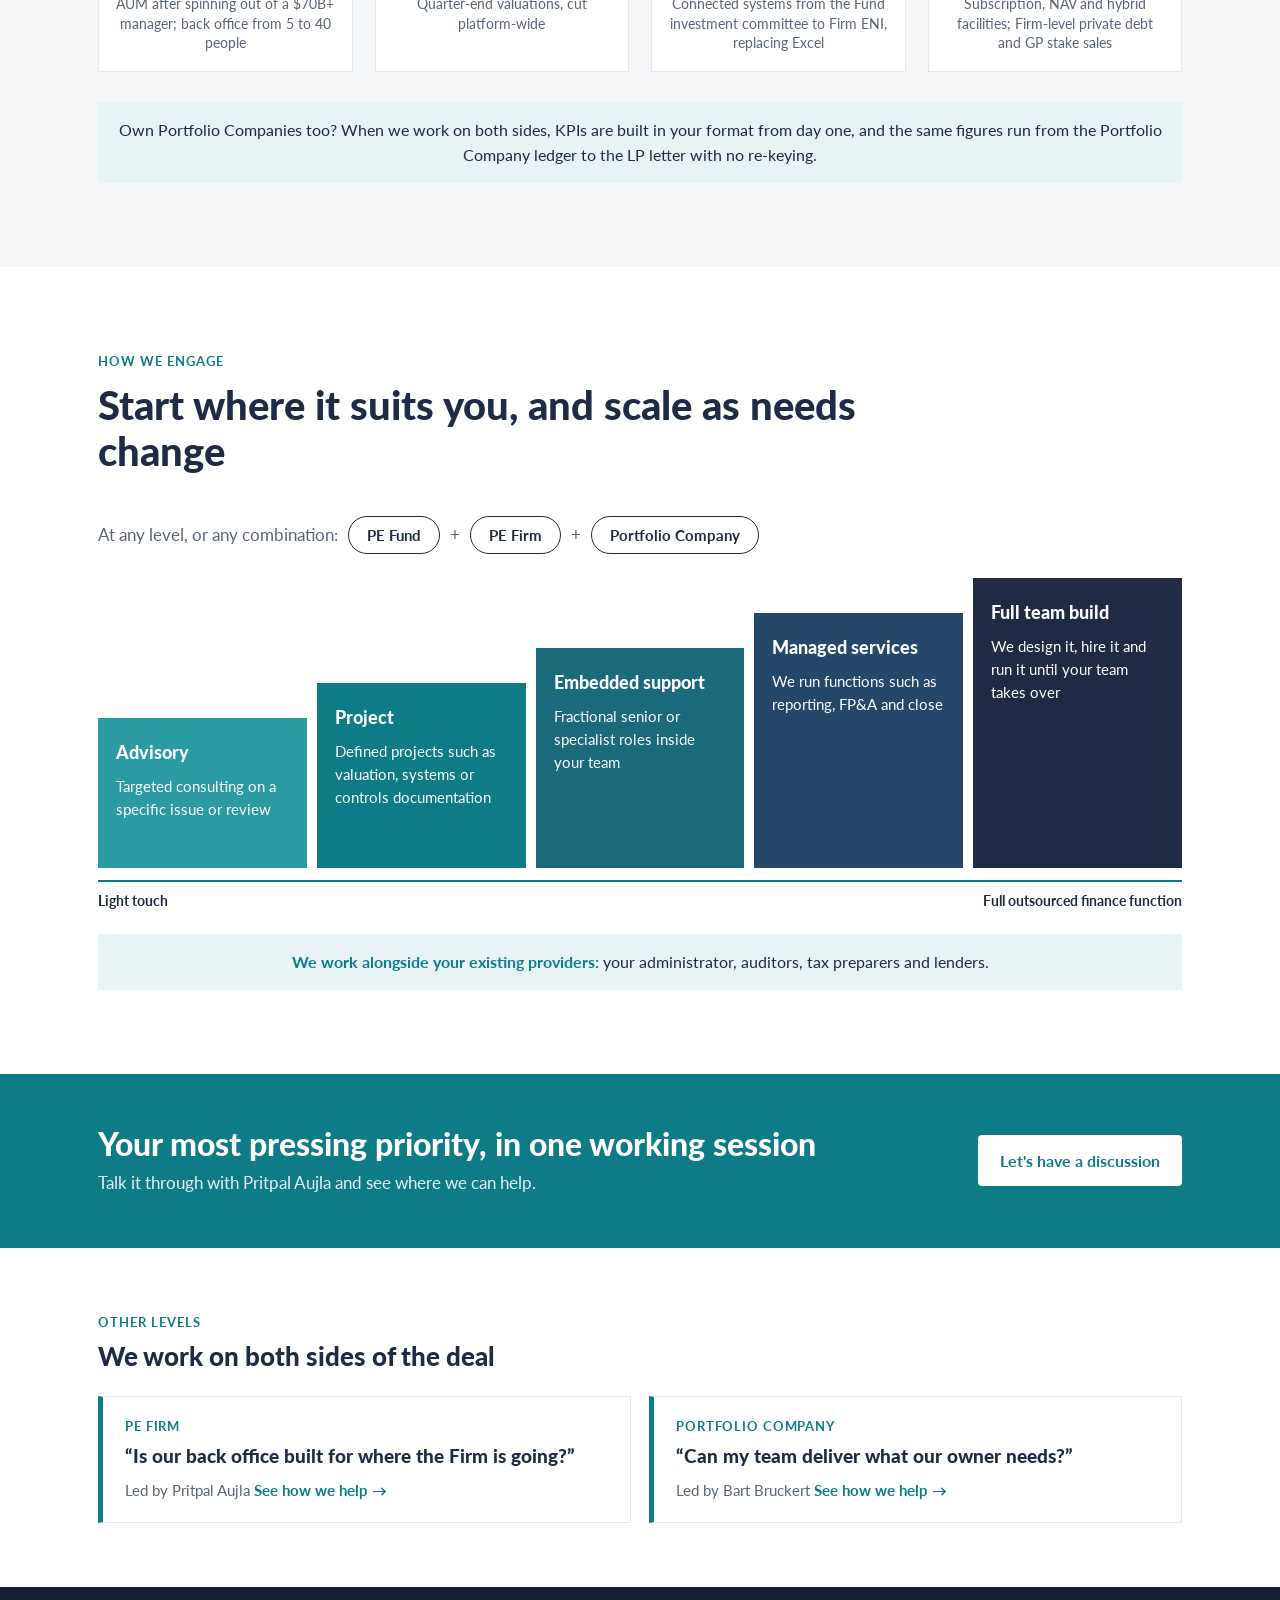
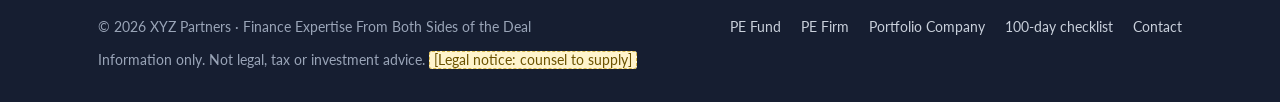
<file: pe-fund/index.html>
<!DOCTYPE html>
<html lang="en">
<head>
<meta charset="utf-8">
<meta name="viewport" content="width=device-width, initial-scale=1">
<meta name="robots" content="noindex, nofollow">
<title>PE Fund | XYZ Partners</title>
<meta name="description" content="Senior fund finance leadership that keeps LP reporting, cash and valuations ahead of the questions, working alongside your administrator, never in place of it.">
<link rel="icon" type="image/png" href="../img/favicon.png">
<link rel="preconnect" href="https://fonts.googleapis.com">
<link rel="preconnect" href="https://fonts.gstatic.com" crossorigin>
<link href="https://fonts.googleapis.com/css2?family=Lato:ital,wght@0,400;0,700;0,900;1,400&display=swap" rel="stylesheet">
<link rel="stylesheet" href="../css/site.css">
</head>
<body>
<div class="draft">Staging draft for internal review. Not for distribution. Highlighted text needs input.</div>
<header class="nav">
  <div class="wrap">
    <a class="brand" href="../"><img src="../img/xyz-logo.png" alt="">XYZ Partners</a>
    <nav><ul>
      <li><a class="on" href="../pe-fund/">PE Fund</a></li><li><a href="../pe-firm/">PE Firm</a></li><li><a href="../portfolio-company/">Portfolio Company</a></li>
      <li><a href="../#record">Track record</a></li>
      <li><a href="../#team">Team</a></li>
      <li><a class="btn primary sm" href="../#contact">Let's have a discussion</a></li>
    </ul></nav>
  </div>
</header>

<div class="hero page">
  <div class="wrap">
    <div class="crumb"><a href="../">Home</a> &nbsp;/&nbsp; PE Fund</div>
    <div class="kicker">For the PE Fund</div>
    <h1>&ldquo;Can we give our LPs what they want, when they want it?&rdquo;</h1>
    
    <p class="lead">Senior fund finance leadership that keeps LP reporting, cash and valuations ahead of the questions, working alongside your administrator, never in place of it.</p>
    <div class="btns">
      <a class="btn primary" href="../?level=fund#contact">Let's have a discussion</a>
      <a class="btn ghost" href="#themes">See what we do</a>
    </div>
    <div class="leader"><img src="../img/pritpal.jpg" alt="Pritpal Aujla"><div><b>Led by Pritpal Aujla</b>Founding Partner &middot; 20 years as CFO / COO of PE Firms</div></div>
  </div>
</div>

<section class="tight">
  <div class="wrap">
    <div class="head" style="margin-bottom:30px">
      <div class="eyebrow">What's getting in the way</div>
      <h2>What we've seen from the inside</h2>
    </div>
    <div class="pains"><div class="pain"><h3>Hard to keep up</h3><p>LPs want more, faster; quarter-ends take weeks</p></div><div class="pain"><h3>Disconnected systems</h3><p>One change doesn't flow through, so performance data lags</p></div><div class="pain"><h3>Cash surprises</h3><p>Capital calls and distributions are hard to forecast</p></div><div class="pain"><h3>Reporting risk</h3><p>One error can cost LP trust, and the next Fund</p></div></div>
  </div>
</section>

<section class="alt" id="themes">
  <div class="wrap">
    <div class="head">
      <div class="eyebrow">How we help</div>
      <h2>Six questions every PE Fund asks, and how we answer them</h2>
    </div>
    <div class="lead-line-top" style="margin-bottom:22px"><b>Senior leadership across every theme:</b> from a fractional CFO, COO or controller to a full finance team, built around you.</div>
    <div class="themes"><div class="theme"><div class="n">01</div><h3>Numbers you can trust</h3><p class="q">&ldquo;Can we check what our administrator sends us?&rdquo;</p><p style="color:var(--slate);font-size:15.5px;margin-bottom:8px">We review your administrator's work each period and keep shadow books where it matters, so errors are caught before an LP sees them.</p><ul><li>Administrator oversight</li><li>Shadow books</li></ul></div><div class="theme"><div class="n">02</div><h3>One version of the truth</h3><p class="q">&ldquo;Can we answer any LP request within 48 hours?&rdquo;</p><p style="color:var(--slate);font-size:15.5px;margin-bottom:8px">Quarterly reports, capital account statements and ad hoc requests, all drawn from one reconciled set of data.</p><ul><li>LP and Fund reporting</li><li>Investor relations support</li></ul></div><div class="theme"><div class="n">03</div><h3>Plans that hold</h3><p class="q">&ldquo;How is each investment really performing?&rdquo;</p><p style="color:var(--slate);font-size:15.5px;margin-bottom:8px">Portfolio Company KPIs collected in a consistent format and tied through to Fund-level returns.</p><ul><li>Portfolio monitoring and KPI dashboards</li><li>Fund forecasting and returns</li></ul></div><div class="theme"><div class="n">04</div><h3>Cash and capital, covered</h3><p class="q">&ldquo;Will a capital call ever catch us out?&rdquo;</p><p style="color:var(--slate);font-size:15.5px;margin-bottom:8px">A rolling view of calls, distributions and facility headroom, so cash needs are known weeks ahead.</p><ul><li>Capital call and distribution forecasting</li><li>Subscription and NAV facilities</li></ul></div><div class="theme"><div class="n">05</div><h3>Ready for scrutiny</h3><p class="q">&ldquo;Would our valuations stand up to the auditors and the SEC?&rdquo;</p><p style="color:var(--slate);font-size:15.5px;margin-bottom:8px">A repeatable valuation process with the support auditors expect, and Fund tax deliverables tracked to deadline.</p><ul><li>Consistent, defensible valuations</li><li>Fund audit coordination</li><li>Oversight of Fund tax and K-1s</li></ul></div><div class="theme"><div class="n">06</div><h3>Ready for the deal</h3><p class="q">&ldquo;Can we move fast on the next investment?&rdquo;</p><p style="color:var(--slate);font-size:15.5px;margin-bottom:8px">Finance diligence on targets, and a 100-day plan that sets up the new Portfolio Company's reporting from day one.</p><ul><li>Deal support: due diligence</li><li>100-day plans</li></ul></div></div>
    <div class="band teal"><b>Across every theme:</b> systems and ERP implementation &middot; tax delivered through trusted partners &middot; technology and AI, built on finance fundamentals</div>
  </div>
</section>

<section>
  <div class="wrap">
    <div class="head">
      <div class="eyebrow">Why it matters now</div>
      <h2>LPs want more detail, more often, more consistency</h2>
      <p class="sub">Being smaller is no free pass: LPs expect the same standards as larger firms.</p>
    </div>
    <div class="stats3"><div class="stat"><b>44%</b><p>of LPs say they are not getting the detailed performance reporting they need</p></div><div class="stat"><b>74%</b><p>expect daily or on-demand access to portfolio performance data</p></div><div class="stat"><b>41%</b><p>say technology and data demands have risen most since 2024</p></div></div>
    <p class="src">Sources: CSC, Future Private Capital CFO 2025 (200 LPs globally); SS&amp;C Intralinks 2026 LP Survey (370 LPs); Alter Domus, The capacity dividend, 2026 (administrator view). All three provide services to GPs.</p>
  </div>
</section>

<section class="alt">
  <div class="wrap">
    <div class="head">
      <div class="eyebrow">Track record</div>
      <h2>We've sat in your seat</h2>
    </div>
    <div class="rec-h"><img src="../img/pritpal.jpg" alt=""><div><b>Inside the PE Fund and Firm</b><br><span>Pritpal Aujla, Founding Partner</span></div></div>
    <div class="grid g4">
<div class="tile"><div class="k">Spin-out</div><div class="v">$5B → $25B</div><p>AUM after spinning out of a $70B+ manager; back office from 5 to 40 people</p></div>
<div class="tile"><div class="k">Valuations</div><div class="v">20 → 5 days</div><p>Quarter-end valuations, cut platform-wide</p></div>
<div class="tile"><div class="k">Integrated systems</div><div class="v">IC → ENI</div><p>Connected systems from the Fund investment committee to Firm ENI, replacing Excel</p></div>
<div class="tile"><div class="k">Financing</div><div class="v">$5B+</div><p>Subscription, NAV and hybrid facilities; Firm-level private debt and GP stake sales</p></div>
</div>
    <div class="band wash" style="margin-top:30px">Own Portfolio Companies too? When we work on both sides, KPIs are built in your format from day one, and the same figures run from the Portfolio Company ledger to the LP letter with no re-keying.</div>
  </div>
</section>

<section>
  <div class="wrap">
    <div class="head">
      <div class="eyebrow">How we engage</div>
      <h2>Start where it suits you, and scale as needs change</h2>
    </div>
    <div class="levels">At any level, or any combination: <a class="lv" href="../pe-fund/">PE Fund</a> + <a class="lv" href="../pe-firm/">PE Firm</a> + <a class="lv" href="../portfolio-company/">Portfolio Company</a></div>
    <div class="steps5">
      <div class="st s1"><h3>Advisory</h3><p>Targeted consulting on a specific issue or review</p></div>
      <div class="st s2"><h3>Project</h3><p>Defined projects such as valuation, systems or controls documentation</p></div>
      <div class="st s3"><h3>Embedded support</h3><p>Fractional senior or specialist roles inside your team</p></div>
      <div class="st s4"><h3>Managed services</h3><p>We run functions such as reporting, FP&amp;A and close</p></div>
      <div class="st s5"><h3>Full team build</h3><p>We design it, hire it and run it until your team takes over</p></div>
    </div>
    <div class="axis"><span>Light touch</span><span>Full outsourced finance function</span></div>
    <div class="band wash"><b>We work alongside your existing providers:</b> your administrator, auditors, tax preparers and lenders.</div>
  </div>
</section>



<div class="cta-band">
  <div class="wrap">
    <div><h2>Your most pressing priority, in one working session</h2><p>Talk it through with Pritpal Aujla and see where we can help.</p></div>
    <a class="btn" href="../?level=fund#contact">Let's have a discussion</a>
  </div>
</div>

<section class="tight">
  <div class="wrap">
    <div class="head" style="margin-bottom:24px"><div class="eyebrow">Other levels</div><h2 style="font-size:26px">We work on both sides of the deal</h2></div>
    <div class="others"><a class="other" href="../pe-firm/"><div class="lvl">PE Firm</div><h3>&ldquo;Is our back office built for where the Firm is going?&rdquo;</h3><p>Led by Pritpal Aujla <span class="more">See how we help</span></p></a><a class="other" href="../portfolio-company/"><div class="lvl">Portfolio Company</div><h3>&ldquo;Can my team deliver what our owner needs?&rdquo;</h3><p>Led by Bart Bruckert <span class="more">See how we help</span></p></a></div>
  </div>
</section>
<footer>
  <div class="wrap">
    <span>&copy; 2026 XYZ Partners &middot; Finance Expertise From Both Sides of the Deal</span>
    <span class="links"><a href="../pe-fund/">PE Fund</a><a href="../pe-firm/">PE Firm</a><a href="../portfolio-company/">Portfolio Company</a><a href="../#checklist">100-day checklist</a><a href="../#contact">Contact</a></span>
    <span style="flex-basis:100%">Information only. Not legal, tax or investment advice. <span class="tbd">[Legal notice: counsel to supply]</span></span>
  </div>
</footer>
<script>
  function gateSubmit(e){ e.preventDefault(); var el=document.getElementById('gate-ok'); if(el) el.style.display='block'; return false; }
  function leadSubmit(e){ e.preventDefault(); document.getElementById('formnote').style.display='block'; return false; }
  // Preselect the level in the contact form when arriving from a level page (#contact?level=...)
  (function(){ var m=location.search.match(/level=([^&]+)/); if(!m) return; var s=document.getElementById('f-level'); if(!s) return;
    var v=decodeURIComponent(m[1]); for(var i=0;i<s.options.length;i++){ if(s.options[i].value===v){ s.selectedIndex=i; } } })();
</script>
</body>
</html>
</file>
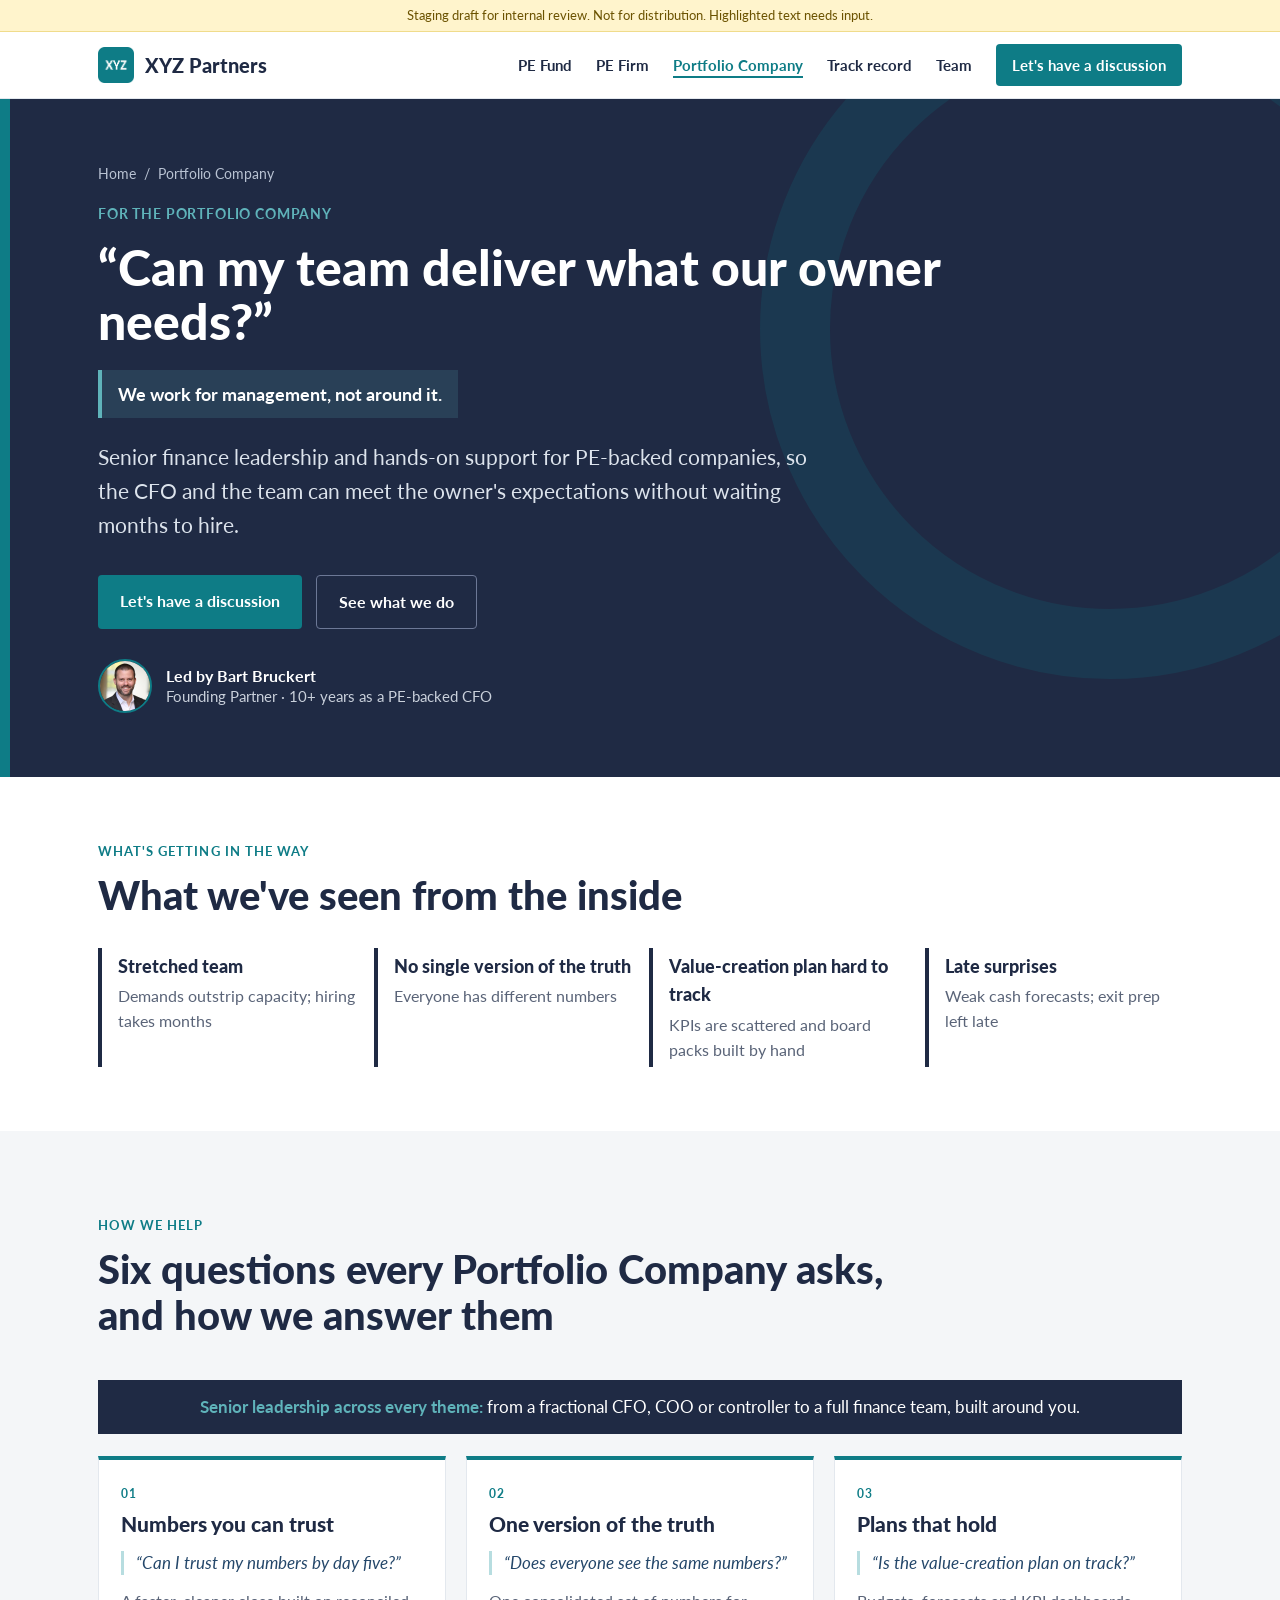
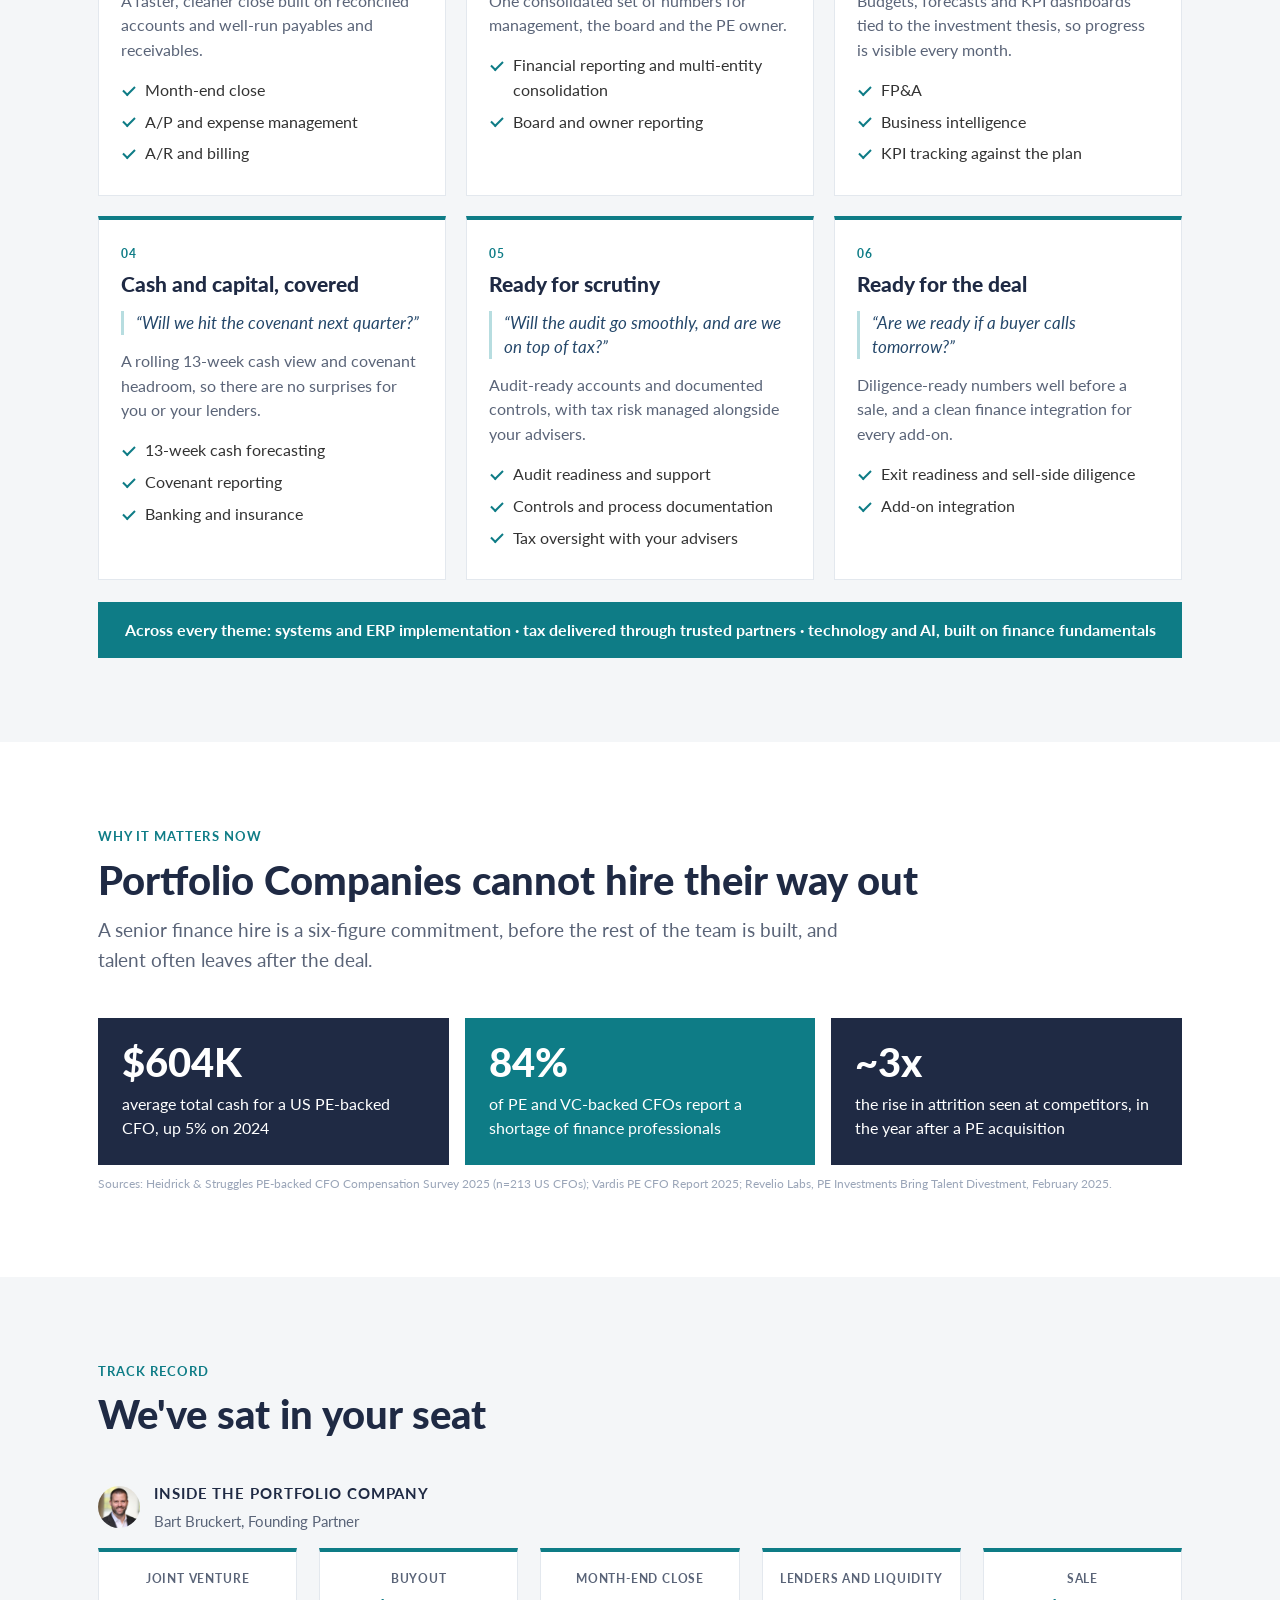
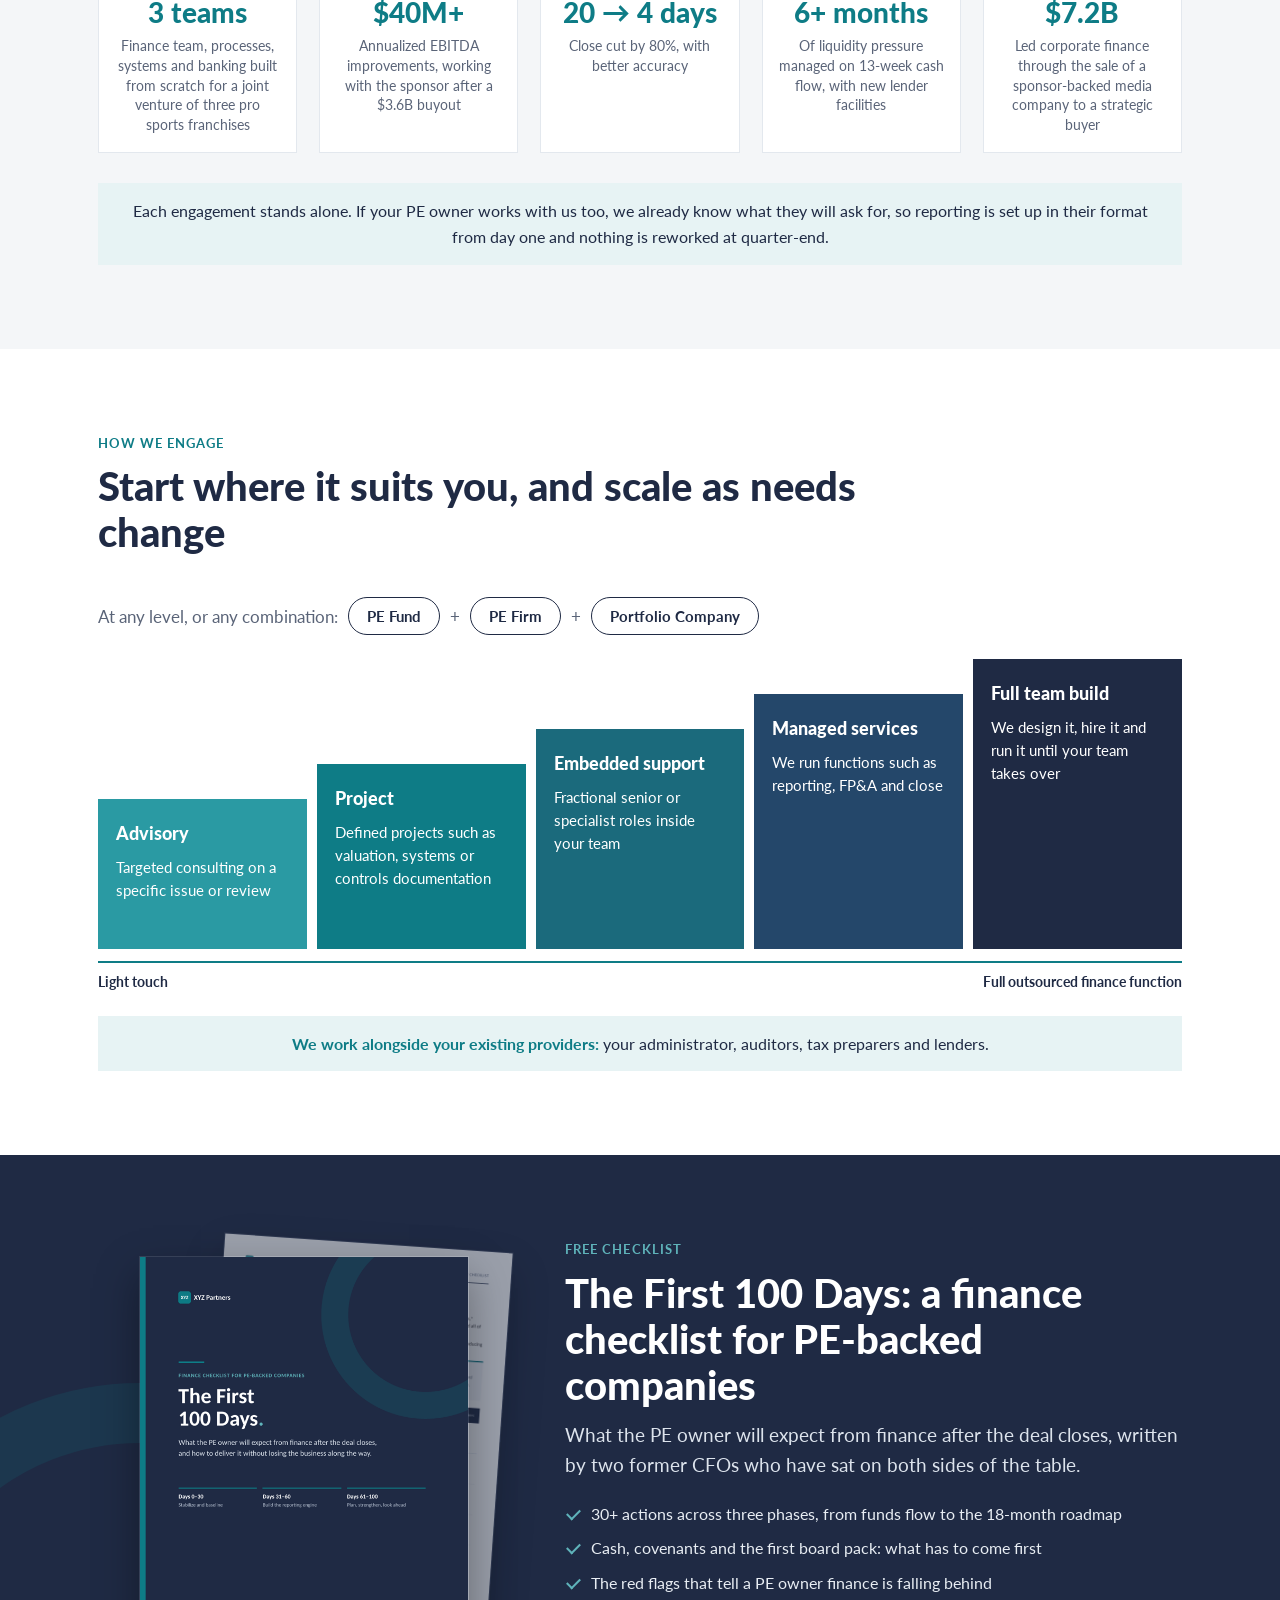
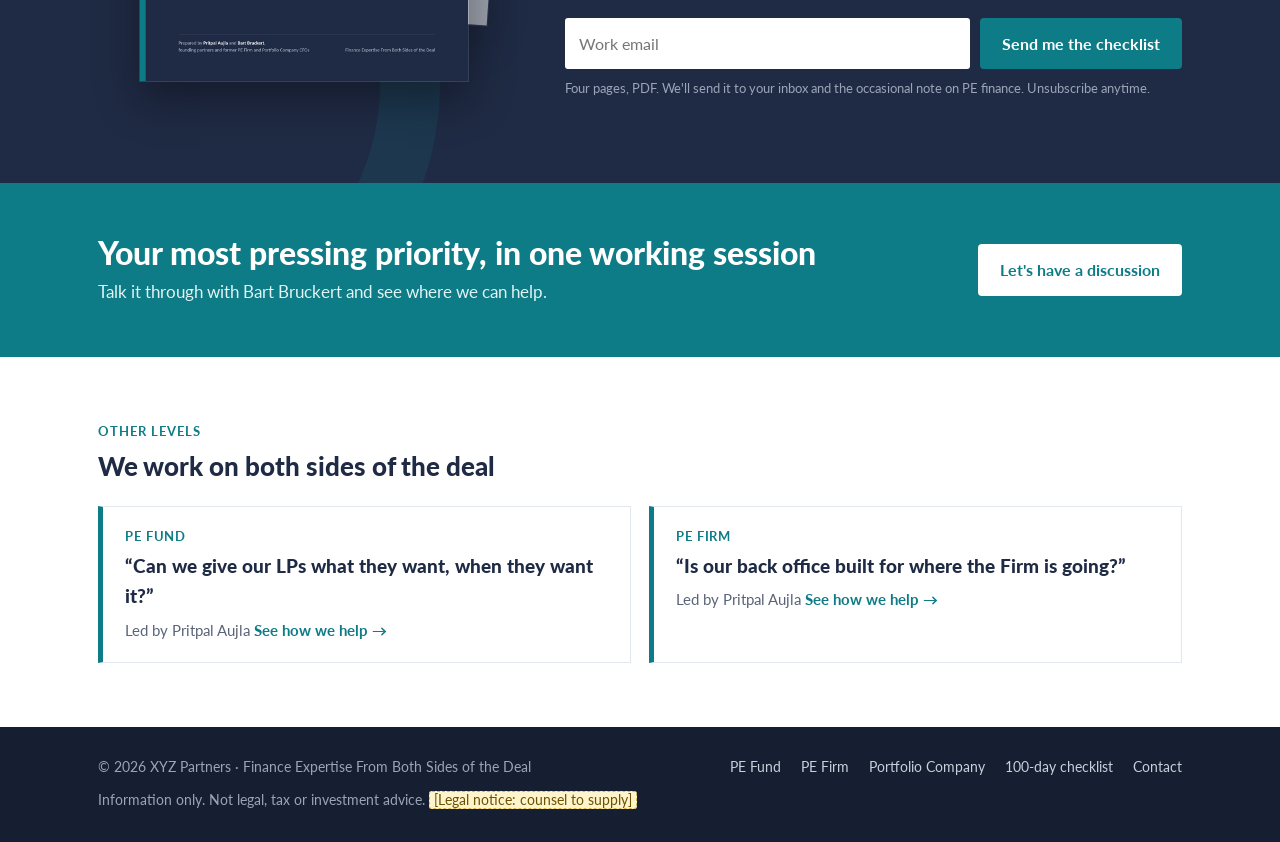
<file: portfolio-company/index.html>
<!DOCTYPE html>
<html lang="en">
<head>
<meta charset="utf-8">
<meta name="viewport" content="width=device-width, initial-scale=1">
<meta name="robots" content="noindex, nofollow">
<title>Portfolio Company | XYZ Partners</title>
<meta name="description" content="Senior finance leadership and hands-on support for PE-backed companies, so the CFO and the team can meet the owner's expectations without waiting months to hire.">
<link rel="icon" type="image/png" href="../img/favicon.png">
<link rel="preconnect" href="https://fonts.googleapis.com">
<link rel="preconnect" href="https://fonts.gstatic.com" crossorigin>
<link href="https://fonts.googleapis.com/css2?family=Lato:ital,wght@0,400;0,700;0,900;1,400&display=swap" rel="stylesheet">
<link rel="stylesheet" href="../css/site.css">
</head>
<body>
<div class="draft">Staging draft for internal review. Not for distribution. Highlighted text needs input.</div>
<header class="nav">
  <div class="wrap">
    <a class="brand" href="../"><img src="../img/xyz-logo.png" alt="">XYZ Partners</a>
    <nav><ul>
      <li><a href="../pe-fund/">PE Fund</a></li><li><a href="../pe-firm/">PE Firm</a></li><li><a class="on" href="../portfolio-company/">Portfolio Company</a></li>
      <li><a href="../#record">Track record</a></li>
      <li><a href="../#team">Team</a></li>
      <li><a class="btn primary sm" href="../#contact">Let's have a discussion</a></li>
    </ul></nav>
  </div>
</header>

<div class="hero page">
  <div class="wrap">
    <div class="crumb"><a href="../">Home</a> &nbsp;/&nbsp; Portfolio Company</div>
    <div class="kicker">For the Portfolio Company</div>
    <h1>&ldquo;Can my team deliver what our owner needs?&rdquo;</h1>
    <div class="motto">We work for management, not around it.</div>
    <p class="lead">Senior finance leadership and hands-on support for PE-backed companies, so the CFO and the team can meet the owner's expectations without waiting months to hire.</p>
    <div class="btns">
      <a class="btn primary" href="../?level=pc#contact">Let's have a discussion</a>
      <a class="btn ghost" href="#themes">See what we do</a>
    </div>
    <div class="leader"><img src="../img/bart.jpg" alt="Bart Bruckert"><div><b>Led by Bart Bruckert</b>Founding Partner &middot; 10+ years as a PE-backed CFO</div></div>
  </div>
</div>

<section class="tight">
  <div class="wrap">
    <div class="head" style="margin-bottom:30px">
      <div class="eyebrow">What's getting in the way</div>
      <h2>What we've seen from the inside</h2>
    </div>
    <div class="pains"><div class="pain"><h3>Stretched team</h3><p>Demands outstrip capacity; hiring takes months</p></div><div class="pain"><h3>No single version of the truth</h3><p>Everyone has different numbers</p></div><div class="pain"><h3>Value-creation plan hard to track</h3><p>KPIs are scattered and board packs built by hand</p></div><div class="pain"><h3>Late surprises</h3><p>Weak cash forecasts; exit prep left late</p></div></div>
  </div>
</section>

<section class="alt" id="themes">
  <div class="wrap">
    <div class="head">
      <div class="eyebrow">How we help</div>
      <h2>Six questions every Portfolio Company asks, and how we answer them</h2>
    </div>
    <div class="lead-line-top" style="margin-bottom:22px"><b>Senior leadership across every theme:</b> from a fractional CFO, COO or controller to a full finance team, built around you.</div>
    <div class="themes"><div class="theme"><div class="n">01</div><h3>Numbers you can trust</h3><p class="q">&ldquo;Can I trust my numbers by day five?&rdquo;</p><p style="color:var(--slate);font-size:15.5px;margin-bottom:8px">A faster, cleaner close built on reconciled accounts and well-run payables and receivables.</p><ul><li>Month-end close</li><li>A/P and expense management</li><li>A/R and billing</li></ul></div><div class="theme"><div class="n">02</div><h3>One version of the truth</h3><p class="q">&ldquo;Does everyone see the same numbers?&rdquo;</p><p style="color:var(--slate);font-size:15.5px;margin-bottom:8px">One consolidated set of numbers for management, the board and the PE owner.</p><ul><li>Financial reporting and multi-entity consolidation</li><li>Board and owner reporting</li></ul></div><div class="theme"><div class="n">03</div><h3>Plans that hold</h3><p class="q">&ldquo;Is the value-creation plan on track?&rdquo;</p><p style="color:var(--slate);font-size:15.5px;margin-bottom:8px">Budgets, forecasts and KPI dashboards tied to the investment thesis, so progress is visible every month.</p><ul><li>FP&amp;A</li><li>Business intelligence</li><li>KPI tracking against the plan</li></ul></div><div class="theme"><div class="n">04</div><h3>Cash and capital, covered</h3><p class="q">&ldquo;Will we hit the covenant next quarter?&rdquo;</p><p style="color:var(--slate);font-size:15.5px;margin-bottom:8px">A rolling 13-week cash view and covenant headroom, so there are no surprises for you or your lenders.</p><ul><li>13-week cash forecasting</li><li>Covenant reporting</li><li>Banking and insurance</li></ul></div><div class="theme"><div class="n">05</div><h3>Ready for scrutiny</h3><p class="q">&ldquo;Will the audit go smoothly, and are we on top of tax?&rdquo;</p><p style="color:var(--slate);font-size:15.5px;margin-bottom:8px">Audit-ready accounts and documented controls, with tax risk managed alongside your advisers.</p><ul><li>Audit readiness and support</li><li>Controls and process documentation</li><li>Tax oversight with your advisers</li></ul></div><div class="theme"><div class="n">06</div><h3>Ready for the deal</h3><p class="q">&ldquo;Are we ready if a buyer calls tomorrow?&rdquo;</p><p style="color:var(--slate);font-size:15.5px;margin-bottom:8px">Diligence-ready numbers well before a sale, and a clean finance integration for every add-on.</p><ul><li>Exit readiness and sell-side diligence</li><li>Add-on integration</li></ul></div></div>
    <div class="band teal"><b>Across every theme:</b> systems and ERP implementation &middot; tax delivered through trusted partners &middot; technology and AI, built on finance fundamentals</div>
  </div>
</section>

<section>
  <div class="wrap">
    <div class="head">
      <div class="eyebrow">Why it matters now</div>
      <h2>Portfolio Companies cannot hire their way out</h2>
      <p class="sub">A senior finance hire is a six-figure commitment, before the rest of the team is built, and talent often leaves after the deal.</p>
    </div>
    <div class="stats3"><div class="stat"><b>$604K</b><p>average total cash for a US PE-backed CFO, up 5% on 2024</p></div><div class="stat"><b>84%</b><p>of PE and VC-backed CFOs report a shortage of finance professionals</p></div><div class="stat"><b>~3x</b><p>the rise in attrition seen at competitors, in the year after a PE acquisition</p></div></div>
    <p class="src">Sources: Heidrick &amp; Struggles PE-backed CFO Compensation Survey 2025 (n=213 US CFOs); Vardis PE CFO Report 2025; Revelio Labs, PE Investments Bring Talent Divestment, February 2025.</p>
  </div>
</section>

<section class="alt">
  <div class="wrap">
    <div class="head">
      <div class="eyebrow">Track record</div>
      <h2>We've sat in your seat</h2>
    </div>
    <div class="rec-h"><img src="../img/bart.jpg" alt=""><div><b>Inside the Portfolio Company</b><br><span>Bart Bruckert, Founding Partner</span></div></div>
    <div class="grid g5">
<div class="tile t"><div class="k">Joint venture</div><div class="v">3 teams</div><p>Finance team, processes, systems and banking built from scratch for a joint venture of three pro sports franchises</p></div>
<div class="tile t"><div class="k">Buyout</div><div class="v">$40M+</div><p>Annualized EBITDA improvements, working with the sponsor after a $3.6B buyout</p></div>
<div class="tile t"><div class="k">Month-end close</div><div class="v">20 → 4 days</div><p>Close cut by 80%, with better accuracy</p></div>
<div class="tile t"><div class="k">Lenders and liquidity</div><div class="v">6+ months</div><p>Of liquidity pressure managed on 13-week cash flow, with new lender facilities</p></div>
<div class="tile t"><div class="k">Sale</div><div class="v">$7.2B</div><p>Led corporate finance through the sale of a sponsor-backed media company to a strategic buyer</p></div>
</div>
    <div class="band wash" style="margin-top:30px">Each engagement stands alone. If your PE owner works with us too, we already know what they will ask for, so reporting is set up in their format from day one and nothing is reworked at quarter-end.</div>
  </div>
</section>

<section>
  <div class="wrap">
    <div class="head">
      <div class="eyebrow">How we engage</div>
      <h2>Start where it suits you, and scale as needs change</h2>
    </div>
    <div class="levels">At any level, or any combination: <a class="lv" href="../pe-fund/">PE Fund</a> + <a class="lv" href="../pe-firm/">PE Firm</a> + <a class="lv" href="../portfolio-company/">Portfolio Company</a></div>
    <div class="steps5">
      <div class="st s1"><h3>Advisory</h3><p>Targeted consulting on a specific issue or review</p></div>
      <div class="st s2"><h3>Project</h3><p>Defined projects such as valuation, systems or controls documentation</p></div>
      <div class="st s3"><h3>Embedded support</h3><p>Fractional senior or specialist roles inside your team</p></div>
      <div class="st s4"><h3>Managed services</h3><p>We run functions such as reporting, FP&amp;A and close</p></div>
      <div class="st s5"><h3>Full team build</h3><p>We design it, hire it and run it until your team takes over</p></div>
    </div>
    <div class="axis"><span>Light touch</span><span>Full outsourced finance function</span></div>
    <div class="band wash"><b>We work alongside your existing providers:</b> your administrator, auditors, tax preparers and lenders.</div>
  </div>
</section>

<section class="offer" id="checklist">
  <div class="wrap">
    <div class="cover-mock">
      <img class="back" src="../img/checklist-page2.png" alt="">
      <img src="../img/checklist-cover.png" alt="Cover of The First 100 Days finance checklist">
    </div>
    <div>
      <div class="eyebrow" style="color:var(--teal-mid)">Free checklist</div>
      <h2>The First 100 Days: a finance checklist for PE-backed companies</h2>
      <p class="sub">What the PE owner will expect from finance after the deal closes, written by two former CFOs who have sat on both sides of the table.</p>
      <ul class="ticks" style="margin:20px 0 22px">
        <li>30+ actions across three phases, from funds flow to the 18-month roadmap</li>
        <li>Cash, covenants and the first board pack: what has to come first</li>
        <li>The red flags that tell a PE owner finance is falling behind</li>
      </ul>
      <form class="gate" onsubmit="return gateSubmit(event)">
        <input type="email" required placeholder="Work email" aria-label="Work email">
        <button class="btn primary" type="submit">Send me the checklist</button>
      </form>
      <p class="fine">Four pages, PDF. We'll send it to your inbox and the occasional note on PE finance. Unsubscribe anytime.</p>
      <div class="gate-ok" id="gate-ok">Thanks! <a href="../downloads/XYZ-100-Day-Finance-Checklist.pdf" target="_blank" rel="noopener">Download the checklist (PDF)</a><br><span style="font-size:13px;color:#C9D0DB">Draft site: the email isn't captured yet. This step needs the same form service as the contact form.</span></div>
    </div>
  </div>
</section>


<div class="cta-band">
  <div class="wrap">
    <div><h2>Your most pressing priority, in one working session</h2><p>Talk it through with Bart Bruckert and see where we can help.</p></div>
    <a class="btn" href="../?level=pc#contact">Let's have a discussion</a>
  </div>
</div>

<section class="tight">
  <div class="wrap">
    <div class="head" style="margin-bottom:24px"><div class="eyebrow">Other levels</div><h2 style="font-size:26px">We work on both sides of the deal</h2></div>
    <div class="others"><a class="other" href="../pe-fund/"><div class="lvl">PE Fund</div><h3>&ldquo;Can we give our LPs what they want, when they want it?&rdquo;</h3><p>Led by Pritpal Aujla <span class="more">See how we help</span></p></a><a class="other" href="../pe-firm/"><div class="lvl">PE Firm</div><h3>&ldquo;Is our back office built for where the Firm is going?&rdquo;</h3><p>Led by Pritpal Aujla <span class="more">See how we help</span></p></a></div>
  </div>
</section>
<footer>
  <div class="wrap">
    <span>&copy; 2026 XYZ Partners &middot; Finance Expertise From Both Sides of the Deal</span>
    <span class="links"><a href="../pe-fund/">PE Fund</a><a href="../pe-firm/">PE Firm</a><a href="../portfolio-company/">Portfolio Company</a><a href="../#checklist">100-day checklist</a><a href="../#contact">Contact</a></span>
    <span style="flex-basis:100%">Information only. Not legal, tax or investment advice. <span class="tbd">[Legal notice: counsel to supply]</span></span>
  </div>
</footer>
<script>
  function gateSubmit(e){ e.preventDefault(); var el=document.getElementById('gate-ok'); if(el) el.style.display='block'; return false; }
  function leadSubmit(e){ e.preventDefault(); document.getElementById('formnote').style.display='block'; return false; }
  // Preselect the level in the contact form when arriving from a level page (#contact?level=...)
  (function(){ var m=location.search.match(/level=([^&]+)/); if(!m) return; var s=document.getElementById('f-level'); if(!s) return;
    var v=decodeURIComponent(m[1]); for(var i=0;i<s.options.length;i++){ if(s.options[i].value===v){ s.selectedIndex=i; } } })();
</script>
</body>
</html>
</file>
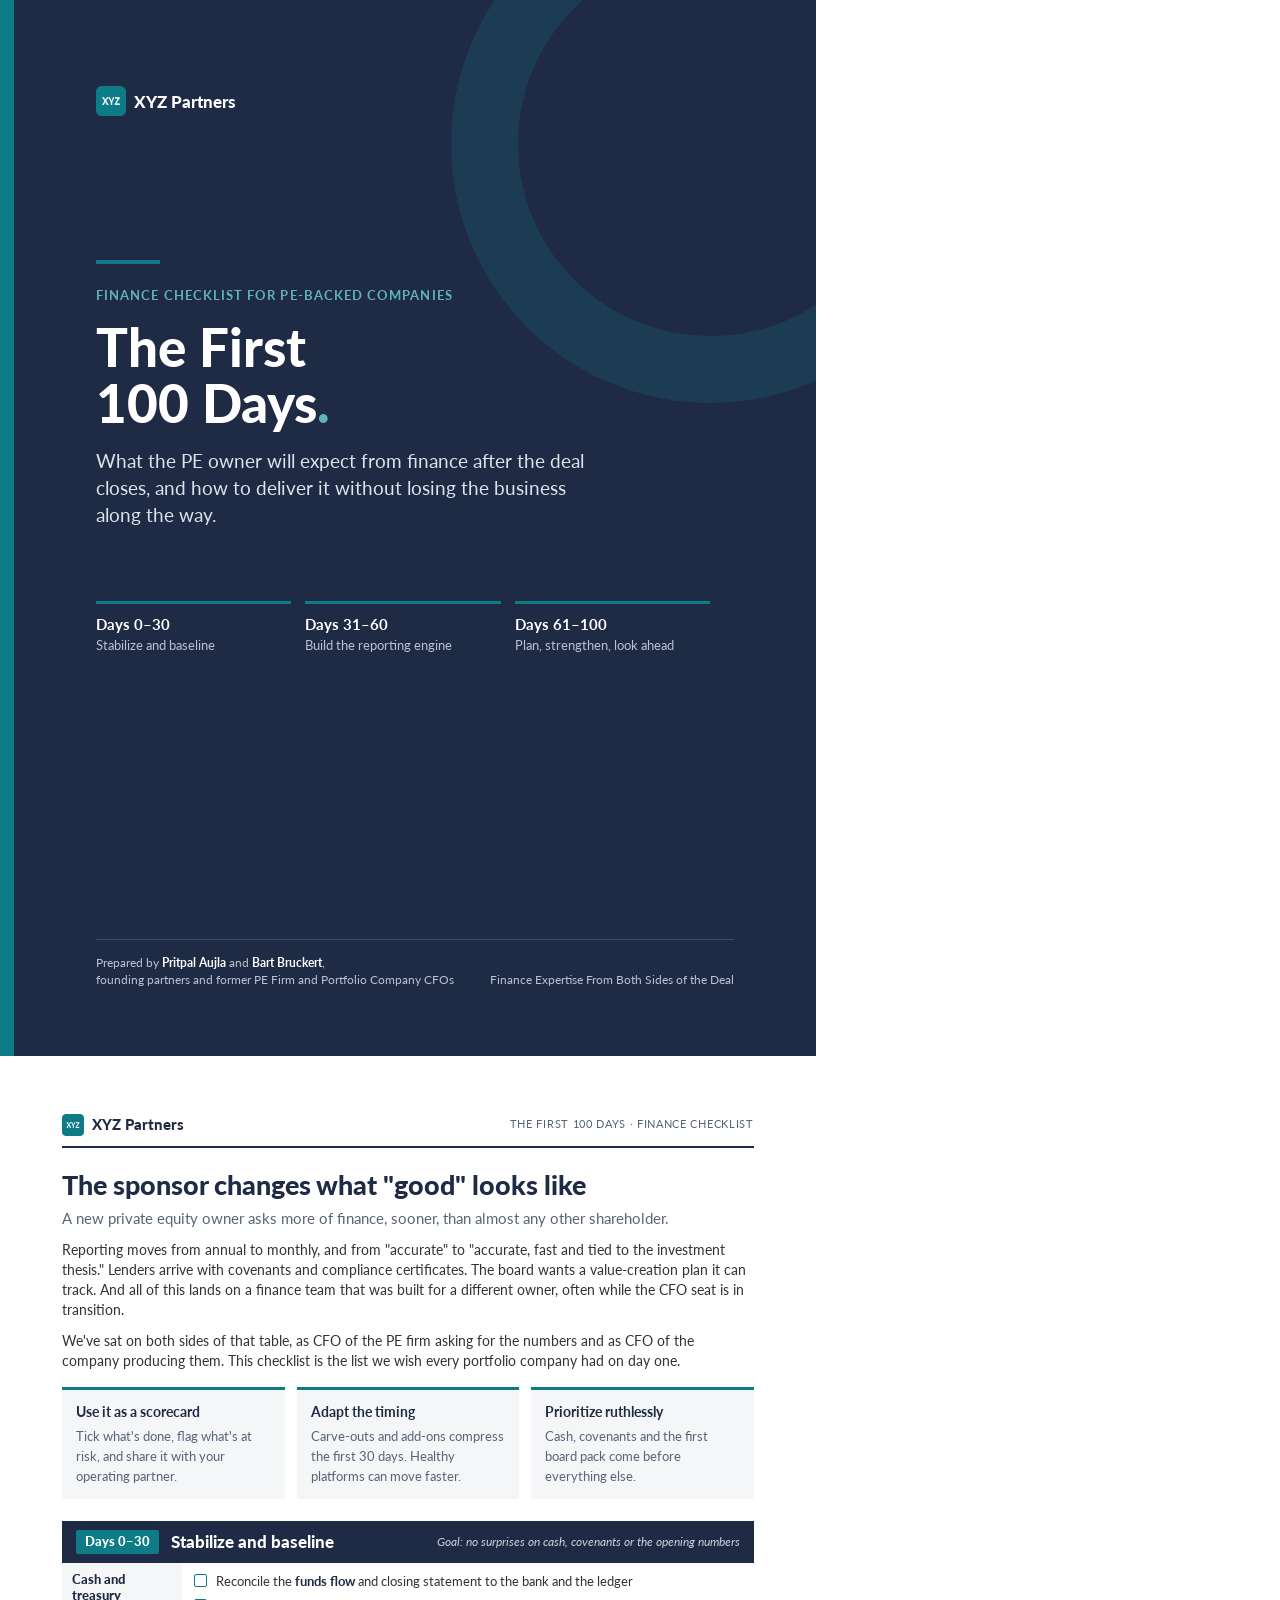
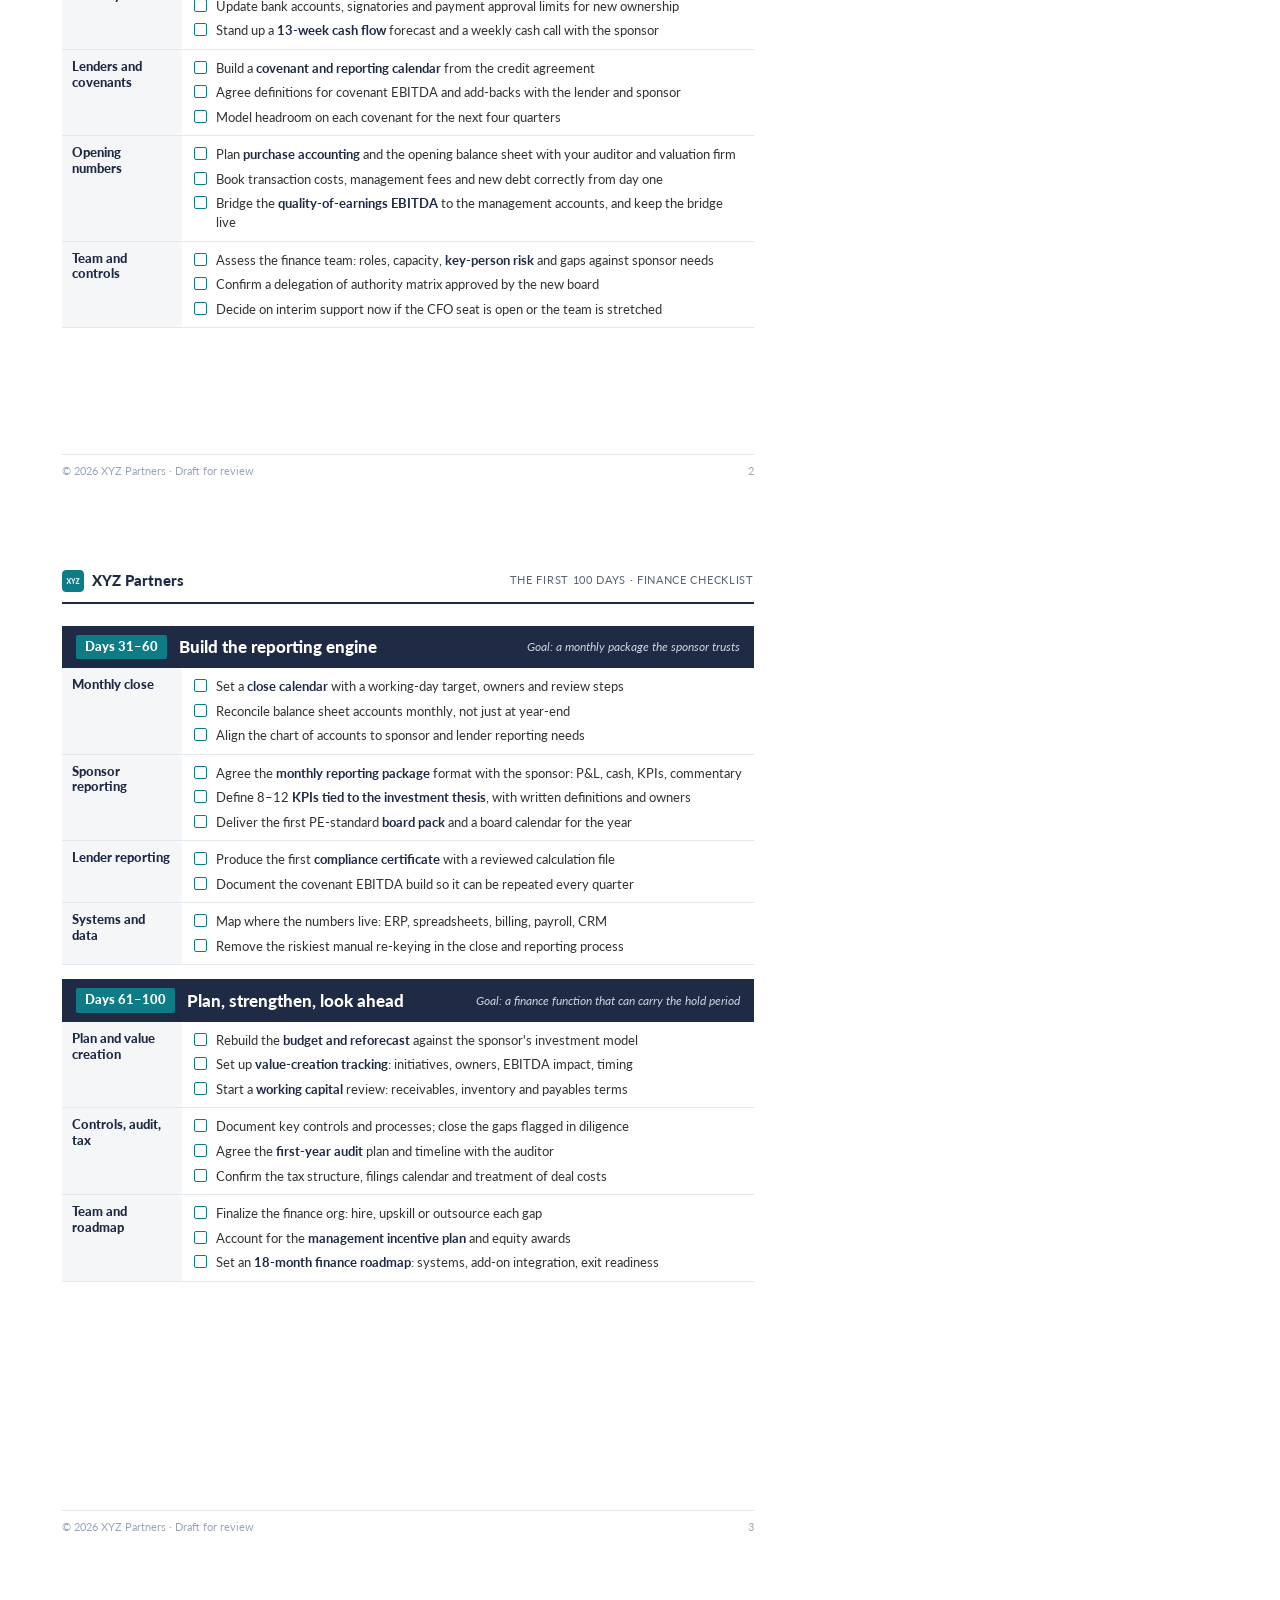
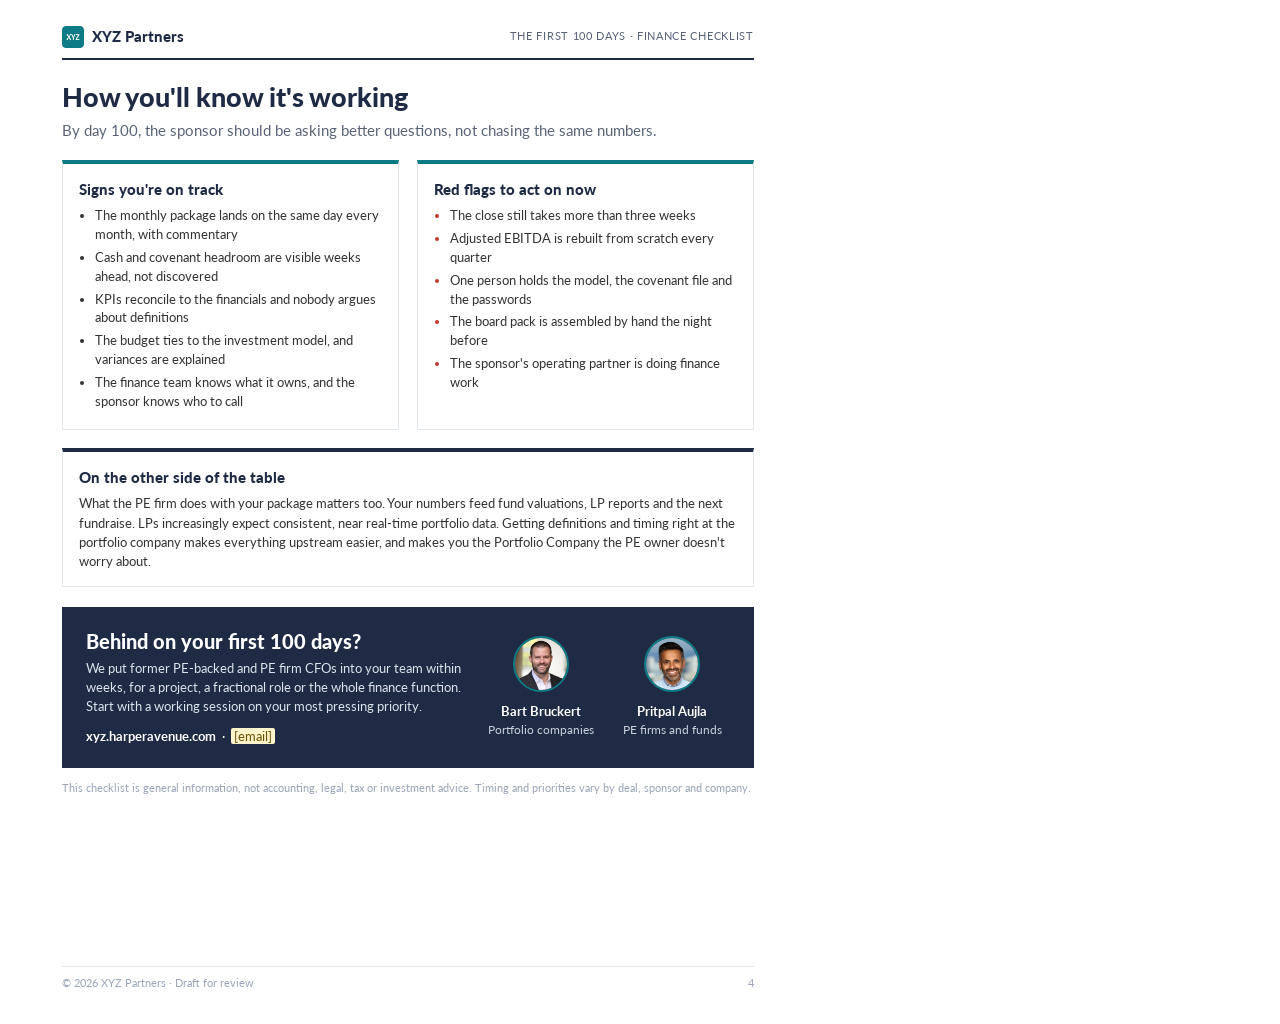
<file: downloads/checklist-source.html>
<!DOCTYPE html>
<html lang="en">
<head>
<meta charset="utf-8">
<title>The First 100 Days: Finance Checklist for PE-Backed Companies | XYZ Partners</title>
<link href="https://fonts.googleapis.com/css2?family=Lato:ital,wght@0,400;0,700;0,900;1,400&display=swap" rel="stylesheet">
<style>
  @page{size:Letter;margin:0}
  :root{--navy:#1F2A44;--teal:#0E7C86;--teal-mid:#5FB3BA;--teal-light:#B7DDE0;--ink:#333;--slate:#5A6478;--mist:#F4F6F8;--line:#E3E8EE;--grey:#9AA5B8}
  *{box-sizing:border-box;margin:0;padding:0}
  body{font-family:Lato,Calibri,Arial,sans-serif;color:var(--ink);font-size:10.5pt;line-height:1.45;-webkit-print-color-adjust:exact;print-color-adjust:exact}
  .page{width:8.5in;height:11in;position:relative;overflow:hidden;page-break-after:always;padding:0.6in 0.65in 0.8in}
  .page:last-child{page-break-after:auto}
  .foot{position:absolute;left:0.65in;right:0.65in;bottom:0.35in;display:flex;justify-content:space-between;font-size:8pt;color:var(--grey);border-top:1px solid var(--line);padding-top:8px}
  .logo{display:flex;align-items:center;gap:8px;font-weight:900;color:var(--navy);font-size:11pt}
  .logo img{width:22px;height:22px}

  /* cover */
  .cover{background:var(--navy);color:#fff;padding:0}
  .cover .bar{position:absolute;left:0;top:0;bottom:0;width:14px;background:var(--teal)}
  .cover .ring{position:absolute;right:-1.6in;top:-1.2in;width:5.4in;height:5.4in;border-radius:50%;border:0.7in solid rgba(14,124,134,.22)}
  .cover .inner{position:relative;padding:0.9in 0.85in 0 1in}
  .cover .logo{color:#fff;font-size:13pt}
  .cover .logo img{width:30px;height:30px}
  .cover .rule{width:64px;height:4px;background:var(--teal);margin:1.5in 0 22px}
  .cover .kick{color:var(--teal-mid);font-weight:700;letter-spacing:.08em;text-transform:uppercase;font-size:10pt}
  .cover h1{font-size:40pt;line-height:1.05;font-weight:900;margin-top:12px}
  .cover h1 span{color:var(--teal-mid)}
  .cover .sub{font-size:14pt;color:#DCE3EC;margin-top:18px;max-width:5.4in}
  .cover .phases{display:grid;grid-template-columns:repeat(3,1fr);gap:14px;margin-top:0.75in;max-width:6.4in}
  .cover .ph{border-top:3px solid var(--teal);padding-top:10px}
  .cover .ph b{display:block;font-size:11pt}
  .cover .ph span{color:#B9C3D3;font-size:9.5pt}
  .cover .by{position:absolute;left:1in;right:0.85in;bottom:0.7in;display:flex;justify-content:space-between;align-items:flex-end;font-size:9pt;color:#B9C3D3;border-top:1px solid rgba(255,255,255,.15);padding-top:14px}
  .cover .by b{color:#fff}

  /* body pages */
  .hdr{display:flex;justify-content:space-between;align-items:center;margin-bottom:22px;padding-bottom:10px;border-bottom:2px solid var(--navy)}
  .hdr .t{font-size:8.5pt;color:var(--slate);letter-spacing:.06em;text-transform:uppercase}
  h2{color:var(--navy);font-size:20pt;font-weight:900;line-height:1.15}
  .lede{color:var(--slate);font-size:11pt;margin:8px 0 18px}
  .intro p{margin-bottom:10px}
  .how{display:grid;grid-template-columns:repeat(3,1fr);gap:12px;margin:16px 0 22px}
  .how div{background:var(--mist);padding:12px 14px;border-top:3px solid var(--teal)}
  .how b{color:var(--navy);display:block;margin-bottom:3px}
  .how span{font-size:9.5pt;color:var(--slate)}

  .phase{margin-bottom:14px}
  .phase-head{display:flex;align-items:center;gap:12px;background:var(--navy);color:#fff;padding:9px 14px}
  .phase-head .d{background:var(--teal);font-weight:900;padding:3px 9px;font-size:9.5pt;border-radius:2px}
  .phase-head h3{font-size:12.5pt;font-weight:900}
  .phase-head .g{margin-left:auto;font-size:9pt;color:#C9D0DB;font-style:italic}
  .area{display:grid;grid-template-columns:1.25in 1fr;border-bottom:1px solid var(--line)}
  .area .a{background:var(--mist);color:var(--navy);font-weight:900;font-size:9.5pt;padding:9px 10px;line-height:1.25}
  .area ul{list-style:none;padding:6px 10px 6px 12px}
  .area li{position:relative;padding:3px 0 3px 22px;font-size:9.6pt}
  .area li:before{content:"";position:absolute;left:0;top:5px;width:11px;height:11px;border:1.5px solid var(--teal);border-radius:2px}
  .area li b{color:var(--navy)}

  .two{display:grid;grid-template-columns:1fr 1fr;gap:18px}
  .box{border:1px solid var(--line);border-top:4px solid var(--teal);padding:14px 16px}
  .box h4{color:var(--navy);font-size:11.5pt;font-weight:900;margin-bottom:6px}
  .box ul{padding-left:16px}
  .box li{margin:4px 0;font-size:9.8pt}
  .flags li::marker{color:#C0392B}
  .cta{background:var(--navy);color:#fff;padding:22px 24px;margin-top:20px;display:grid;grid-template-columns:1fr auto;gap:20px;align-items:center}
  .cta h4{font-size:15pt;font-weight:900;line-height:1.2}
  .cta p{color:#DCE3EC;font-size:10pt;margin-top:6px}
  .cta .people{display:flex;gap:16px}
  .cta .p{text-align:center;font-size:9pt;color:#C9D0DB;width:1.2in}
  .cta .p img{width:56px;height:56px;border-radius:50%;object-fit:cover;margin:0 auto 6px;border:2px solid var(--teal)}
  .cta .p b{display:block;color:#fff;font-size:10pt}
  .tbd{background:#FFF4CC;color:#6B5200;padding:0 3px;border-radius:2px}
  .note{font-size:8.5pt;color:var(--grey);margin-top:12px}
</style>
</head>
<body>

<!-- COVER -->
<div class="page cover">
  <div class="bar"></div><div class="ring"></div>
  <div class="inner">
    <div class="logo"><img src="../img/xyz-logo.png" alt="">XYZ Partners</div>
    <div class="rule"></div>
    <div class="kick">Finance checklist for PE-backed companies</div>
    <h1>The First<br>100 Days<span>.</span></h1>
    <p class="sub">What the PE owner will expect from finance after the deal closes, and how to deliver it without losing the business along the way.</p>
    <div class="phases">
      <div class="ph"><b>Days 0–30</b><span>Stabilize and baseline</span></div>
      <div class="ph"><b>Days 31–60</b><span>Build the reporting engine</span></div>
      <div class="ph"><b>Days 61–100</b><span>Plan, strengthen, look ahead</span></div>
    </div>
  </div>
  <div class="by"><div>Prepared by <b>Pritpal Aujla</b> and <b>Bart Bruckert</b>,<br>founding partners and former PE Firm and Portfolio Company CFOs</div><div>Finance Expertise From Both Sides of the Deal</div></div>
</div>

<!-- PAGE 2: intro + phase 1 -->
<div class="page">
  <div class="hdr"><div class="logo"><img src="../img/xyz-logo.png" alt="">XYZ Partners</div><div class="t">The First 100 Days · Finance checklist</div></div>
  <div class="intro">
    <h2>The sponsor changes what "good" looks like</h2>
    <p class="lede">A new private equity owner asks more of finance, sooner, than almost any other shareholder.</p>
    <p>Reporting moves from annual to monthly, and from "accurate" to "accurate, fast and tied to the investment thesis." Lenders arrive with covenants and compliance certificates. The board wants a value-creation plan it can track. And all of this lands on a finance team that was built for a different owner, often while the CFO seat is in transition.</p>
    <p>We've sat on both sides of that table, as CFO of the PE firm asking for the numbers and as CFO of the company producing them. This checklist is the list we wish every portfolio company had on day one.</p>
  </div>
  <div class="how">
    <div><b>Use it as a scorecard</b><span>Tick what's done, flag what's at risk, and share it with your operating partner.</span></div>
    <div><b>Adapt the timing</b><span>Carve-outs and add-ons compress the first 30 days. Healthy platforms can move faster.</span></div>
    <div><b>Prioritize ruthlessly</b><span>Cash, covenants and the first board pack come before everything else.</span></div>
  </div>

  <div class="phase">
    <div class="phase-head"><span class="d">Days 0–30</span><h3>Stabilize and baseline</h3><span class="g">Goal: no surprises on cash, covenants or the opening numbers</span></div>
    <div class="area"><div class="a">Cash and treasury</div><ul>
      <li>Reconcile the <b>funds flow</b> and closing statement to the bank and the ledger</li>
      <li>Update bank accounts, signatories and payment approval limits for new ownership</li>
      <li>Stand up a <b>13-week cash flow</b> forecast and a weekly cash call with the sponsor</li>
    </ul></div>
    <div class="area"><div class="a">Lenders and covenants</div><ul>
      <li>Build a <b>covenant and reporting calendar</b> from the credit agreement</li>
      <li>Agree definitions for covenant EBITDA and add-backs with the lender and sponsor</li>
      <li>Model headroom on each covenant for the next four quarters</li>
    </ul></div>
    <div class="area"><div class="a">Opening numbers</div><ul>
      <li>Plan <b>purchase accounting</b> and the opening balance sheet with your auditor and valuation firm</li>
      <li>Book transaction costs, management fees and new debt correctly from day one</li>
      <li>Bridge the <b>quality-of-earnings EBITDA</b> to the management accounts, and keep the bridge live</li>
    </ul></div>
    <div class="area"><div class="a">Team and controls</div><ul>
      <li>Assess the finance team: roles, capacity, <b>key-person risk</b> and gaps against sponsor needs</li>
      <li>Confirm a delegation of authority matrix approved by the new board</li>
      <li>Decide on interim support now if the CFO seat is open or the team is stretched</li>
    </ul></div>
  </div>
  <div class="foot"><span>© 2026 XYZ Partners · Draft for review</span><span>2</span></div>
</div>

<!-- PAGE 3: phase 2 + 3 -->
<div class="page">
  <div class="hdr"><div class="logo"><img src="../img/xyz-logo.png" alt="">XYZ Partners</div><div class="t">The First 100 Days · Finance checklist</div></div>

  <div class="phase">
    <div class="phase-head"><span class="d">Days 31–60</span><h3>Build the reporting engine</h3><span class="g">Goal: a monthly package the sponsor trusts</span></div>
    <div class="area"><div class="a">Monthly close</div><ul>
      <li>Set a <b>close calendar</b> with a working-day target, owners and review steps</li>
      <li>Reconcile balance sheet accounts monthly, not just at year-end</li>
      <li>Align the chart of accounts to sponsor and lender reporting needs</li>
    </ul></div>
    <div class="area"><div class="a">Sponsor reporting</div><ul>
      <li>Agree the <b>monthly reporting package</b> format with the sponsor: P&amp;L, cash, KPIs, commentary</li>
      <li>Define 8–12 <b>KPIs tied to the investment thesis</b>, with written definitions and owners</li>
      <li>Deliver the first PE-standard <b>board pack</b> and a board calendar for the year</li>
    </ul></div>
    <div class="area"><div class="a">Lender reporting</div><ul>
      <li>Produce the first <b>compliance certificate</b> with a reviewed calculation file</li>
      <li>Document the covenant EBITDA build so it can be repeated every quarter</li>
    </ul></div>
    <div class="area"><div class="a">Systems and data</div><ul>
      <li>Map where the numbers live: ERP, spreadsheets, billing, payroll, CRM</li>
      <li>Remove the riskiest manual re-keying in the close and reporting process</li>
    </ul></div>
  </div>

  <div class="phase">
    <div class="phase-head"><span class="d">Days 61–100</span><h3>Plan, strengthen, look ahead</h3><span class="g">Goal: a finance function that can carry the hold period</span></div>
    <div class="area"><div class="a">Plan and value creation</div><ul>
      <li>Rebuild the <b>budget and reforecast</b> against the sponsor's investment model</li>
      <li>Set up <b>value-creation tracking</b>: initiatives, owners, EBITDA impact, timing</li>
      <li>Start a <b>working capital</b> review: receivables, inventory and payables terms</li>
    </ul></div>
    <div class="area"><div class="a">Controls, audit, tax</div><ul>
      <li>Document key controls and processes; close the gaps flagged in diligence</li>
      <li>Agree the <b>first-year audit</b> plan and timeline with the auditor</li>
      <li>Confirm the tax structure, filings calendar and treatment of deal costs</li>
    </ul></div>
    <div class="area"><div class="a">Team and roadmap</div><ul>
      <li>Finalize the finance org: hire, upskill or outsource each gap</li>
      <li>Account for the <b>management incentive plan</b> and equity awards</li>
      <li>Set an <b>18-month finance roadmap</b>: systems, add-on integration, exit readiness</li>
    </ul></div>
  </div>
  <div class="foot"><span>© 2026 XYZ Partners · Draft for review</span><span>3</span></div>
</div>

<!-- PAGE 4: red flags + CTA -->
<div class="page">
  <div class="hdr"><div class="logo"><img src="../img/xyz-logo.png" alt="">XYZ Partners</div><div class="t">The First 100 Days · Finance checklist</div></div>
  <h2>How you'll know it's working</h2>
  <p class="lede">By day 100, the sponsor should be asking better questions, not chasing the same numbers.</p>
  <div class="two">
    <div class="box"><h4>Signs you're on track</h4><ul>
      <li>The monthly package lands on the same day every month, with commentary</li>
      <li>Cash and covenant headroom are visible weeks ahead, not discovered</li>
      <li>KPIs reconcile to the financials and nobody argues about definitions</li>
      <li>The budget ties to the investment model, and variances are explained</li>
      <li>The finance team knows what it owns, and the sponsor knows who to call</li>
    </ul></div>
    <div class="box flags"><h4>Red flags to act on now</h4><ul>
      <li>The close still takes more than three weeks</li>
      <li>Adjusted EBITDA is rebuilt from scratch every quarter</li>
      <li>One person holds the model, the covenant file and the passwords</li>
      <li>The board pack is assembled by hand the night before</li>
      <li>The sponsor's operating partner is doing finance work</li>
    </ul></div>
  </div>

  <div class="box" style="margin-top:18px;border-top-color:var(--navy)">
    <h4>On the other side of the table</h4>
    <p style="font-size:10pt">What the PE firm does with your package matters too. Your numbers feed fund valuations, LP reports and the next fundraise. LPs increasingly expect consistent, near real-time portfolio data. Getting definitions and timing right at the portfolio company makes everything upstream easier, and makes you the Portfolio Company the PE owner doesn't worry about.</p>
  </div>

  <div class="cta">
    <div>
      <h4>Behind on your first 100 days?</h4>
      <p>We put former PE-backed and PE firm CFOs into your team within weeks, for a project, a fractional role or the whole finance function. Start with a working session on your most pressing priority.</p>
      <p style="margin-top:10px;color:#fff"><b>xyz.harperavenue.com</b> &nbsp;·&nbsp; <span class="tbd">[email]</span></p>
    </div>
    <div class="people">
      <div class="p"><img src="../img/bart.jpg" alt=""><b>Bart Bruckert</b>Portfolio companies</div>
      <div class="p"><img src="../img/pritpal.jpg" alt=""><b>Pritpal Aujla</b>PE firms and funds</div>
    </div>
  </div>
  <p class="note">This checklist is general information, not accounting, legal, tax or investment advice. Timing and priorities vary by deal, sponsor and company.</p>
  <div class="foot"><span>© 2026 XYZ Partners · Draft for review</span><span>4</span></div>
</div>

</body>
</html>
</file>
<file: css/site.css>
:root{
  --navy:#1F2A44; --navy-2:#24476A; --teal:#0E7C86; --teal-dk:#0B6870; --teal-mid:#5FB3BA; --teal-light:#B7DDE0; --teal-wash:#E7F3F4;
  --ink:#333; --slate:#5A6478; --mist:#F4F6F8; --line:#E3E8EE; --grey:#9AA5B8;
  --max:1140px;
}
*{box-sizing:border-box;margin:0;padding:0}
html{scroll-behavior:smooth;scroll-padding-top:72px}
body{font-family:Lato,Calibri,Carlito,"Segoe UI",Arial,sans-serif;color:var(--ink);line-height:1.6;font-size:17px;background:#fff}
a{color:var(--teal)}
img{max-width:100%;display:block}
.wrap{max-width:var(--max);margin:0 auto;padding:0 28px}

.draft{background:#FFF4CC;color:#6B5200;font-size:13px;text-align:center;padding:5px 12px;border-bottom:1px solid #F0DC8C}
.tbd{background:#FFF4CC;border:1px dashed #D9B84A;color:#6B5200;padding:0 4px;border-radius:3px}

/* nav */
header.nav{position:sticky;top:0;z-index:20;background:rgba(255,255,255,.97);border-bottom:1px solid var(--line);backdrop-filter:blur(6px)}
header.nav .wrap{display:flex;align-items:center;justify-content:space-between;height:66px;gap:16px}
.brand{display:flex;align-items:center;gap:11px;text-decoration:none;color:var(--navy);font-weight:900;font-size:20px;white-space:nowrap}
.brand img{width:36px;height:36px}
nav ul{display:flex;gap:24px;list-style:none;align-items:center}
nav a{color:var(--navy);text-decoration:none;font-weight:700;font-size:15px;white-space:nowrap}
nav a:hover,nav a.on{color:var(--teal)}
nav a.on{box-shadow:inset 0 -2px 0 var(--teal);padding-bottom:4px}
@media(max-width:1080px){nav li:not(:last-child){display:none}}

.btn{display:inline-block;padding:13px 22px;border-radius:4px;font-weight:700;text-decoration:none;font-size:16px;border:0;cursor:pointer;font-family:inherit;transition:background .15s,color .15s}
.btn.primary{background:var(--teal);color:#fff}
.btn.primary:hover{background:var(--teal-dk)}
.btn.ghost{border:1px solid #6C7896;color:#fff}
.btn.ghost:hover{background:rgba(255,255,255,.08)}
.btn.line{border:1px solid var(--teal);color:var(--teal);background:#fff}
.btn.line:hover{background:var(--teal);color:#fff}
.btn.sm{padding:9px 16px;font-size:15px}
nav .btn{color:#fff}
.more{font-weight:700;text-decoration:none;color:var(--teal);white-space:nowrap}
.more:after{content:" \2192"}
.more:hover{text-decoration:underline}

/* hero */
.hero{background:var(--navy);color:#fff;position:relative;overflow:hidden}
.hero:before{content:"";position:absolute;left:0;top:0;bottom:0;width:10px;background:var(--teal)}
.hero:after{content:"";position:absolute;right:-180px;top:-120px;width:560px;height:560px;border-radius:50%;border:70px solid rgba(14,124,134,.18)}
.hero .wrap{padding-top:88px;padding-bottom:80px;position:relative;z-index:1}
.rule{width:64px;height:4px;background:var(--teal);margin-bottom:24px}
.kicker{color:var(--teal-mid);font-weight:700;letter-spacing:.06em;text-transform:uppercase;font-size:14px;margin-bottom:14px}
.hero h1{font-size:clamp(36px,5.2vw,58px);line-height:1.08;font-weight:900;max-width:880px}
.hero h1 em{font-style:normal;color:var(--teal-mid)}
.hero p.lead{font-size:clamp(18px,2vw,21px);color:#DCE3EC;margin-top:22px;max-width:740px}
.hero p.founded{font-style:italic;color:var(--teal-mid);margin-top:14px}
.hero .btns{margin-top:34px;display:flex;gap:14px;flex-wrap:wrap}
.proof{margin-top:54px;padding-top:26px;border-top:1px solid rgba(255,255,255,.14);display:grid;grid-template-columns:repeat(3,1fr);gap:26px;max-width:940px}
.proof b{display:block;font-size:30px;font-weight:900;color:#fff;line-height:1.1}
.proof span{color:#B9C3D3;font-size:15px}
@media(max-width:700px){.proof{grid-template-columns:1fr}}
.hero.page .wrap{padding-top:64px;padding-bottom:64px}
.hero.page h1{font-size:clamp(32px,4.4vw,50px);max-width:900px}
.crumb{font-size:14px;color:#B9C3D3;margin-bottom:18px}
.crumb a{color:#B9C3D3;text-decoration:none}
.crumb a:hover{color:#fff}
.leader{display:flex;align-items:center;gap:14px;margin-top:30px}
.leader img{width:54px;height:54px;border-radius:50%;object-fit:cover;border:2px solid var(--teal)}
.leader div{font-size:15px;color:#C9D0DB;line-height:1.35}
.leader b{display:block;color:#fff;font-size:16px}
.motto{display:inline-block;margin-top:22px;background:rgba(95,179,186,.16);border-left:4px solid var(--teal-mid);padding:10px 16px;font-weight:700;font-size:18px;color:#fff}

/* experience strip */
.exp{background:var(--mist);border-bottom:1px solid var(--line)}
.exp .wrap{padding-top:20px;padding-bottom:20px;display:flex;gap:14px 34px;flex-wrap:wrap;align-items:center;justify-content:center;font-size:15px;color:var(--slate)}
.exp strong{color:var(--navy);font-weight:900;letter-spacing:.02em}
.exp span{white-space:nowrap}

section{padding:84px 0}
section.alt{background:var(--mist)}
section.tight{padding:64px 0}
.eyebrow{color:var(--teal);font-weight:700;text-transform:uppercase;letter-spacing:.08em;font-size:13px;margin-bottom:10px}
h2{color:var(--navy);font-size:clamp(28px,3.4vw,40px);line-height:1.15;font-weight:900;max-width:840px}
.sub{color:var(--slate);font-size:19px;margin-top:12px;max-width:780px}
.head{margin-bottom:42px}
.center{text-align:center}.center h2,.center .sub{margin-left:auto;margin-right:auto}

.grid{display:grid;gap:22px}
.g2{grid-template-columns:repeat(2,1fr)}
.g3{grid-template-columns:repeat(3,1fr)}
.g4{grid-template-columns:repeat(4,1fr)}
.g5{grid-template-columns:repeat(5,1fr)}
@media(max-width:960px){.g3,.g4,.g5{grid-template-columns:1fr 1fr}}
@media(max-width:640px){.g2,.g3,.g4,.g5{grid-template-columns:1fr}}

.band{background:var(--navy);color:#fff;text-align:center;font-weight:700;padding:15px 20px;margin-top:22px;font-size:16px}
.band.teal{background:var(--teal)}
.band.wash{background:var(--teal-wash);color:var(--navy);font-weight:400}
.band.wash b{color:var(--teal)}

/* three doors */
.door{background:#fff;border:1px solid var(--line);border-top:5px solid var(--teal);padding:28px 26px 24px;display:flex;flex-direction:column;text-decoration:none;color:inherit;transition:box-shadow .15s,transform .15s}
.door:hover{box-shadow:0 10px 28px rgba(31,42,68,.12);transform:translateY(-2px)}
.door.navy{border-top-color:var(--navy)}
.door .lvl{font-size:12.5px;font-weight:700;letter-spacing:.07em;text-transform:uppercase;color:var(--teal)}
.door.navy .lvl{color:var(--navy-2)}
.door h3{color:var(--navy);font-size:22px;line-height:1.25;font-weight:900;margin:8px 0 14px}
.door ul{list-style:none;margin-bottom:18px}
.door li{position:relative;padding-left:16px;margin:7px 0;font-size:15.5px;color:var(--slate)}
.door li:before{content:"";position:absolute;left:0;top:.62em;width:6px;height:6px;background:var(--teal);border-radius:50%}
.door li b{color:var(--navy)}
.door .foot{margin-top:auto;padding-top:16px;border-top:1px solid var(--line);display:flex;flex-direction:column;align-items:flex-start;gap:4px;font-size:14px;color:var(--slate)}
.door .foot .more{font-size:15px}

/* differentiators */
.vs{display:grid;grid-template-columns:1fr 40px 1fr;gap:10px 0;align-items:stretch}
.vs .hd{font-size:12.5px;font-weight:700;letter-spacing:.07em;text-transform:uppercase;padding:0 0 6px}
.vs .hd.l{color:var(--slate)}.vs .hd.r{color:var(--teal);grid-column:3}
.vs .l,.vs .r{padding:16px 18px;font-size:15.5px}
.vs .l{background:var(--mist);color:var(--slate)}
.vs .r{background:var(--teal-wash);color:var(--ink)}
.vs .l b{color:var(--navy)}.vs .r b{color:var(--teal-dk)}
.vs .ar{display:flex;align-items:center;justify-content:center;color:var(--teal);font-size:22px;font-weight:900}
@media(max-width:760px){.vs{grid-template-columns:1fr}.vs .ar{display:none}.vs .hd.r{grid-column:1}.vs .hd{display:none}.vs .r{margin-bottom:12px}}

/* connected cycle */
.cycle{margin-top:56px;background:#fff;border:1px solid var(--line);padding:30px}
.cycle h3{color:var(--navy);font-size:21px;font-weight:900}
.cycle .cap{color:var(--slate);margin-top:4px}
.flow{display:grid;grid-template-columns:repeat(5,1fr);gap:10px;margin:24px 0 8px;counter-reset:f}
.flow div{position:relative;padding:14px 12px 14px;font-size:14.5px;font-weight:700;text-align:center;color:#fff;min-height:74px;display:flex;align-items:center;justify-content:center}
.flow .pc{background:var(--teal)}.flow .pe{background:var(--navy)}
.flow div:not(:last-child):after{content:"\2192";position:absolute;right:-13px;top:50%;transform:translateY(-50%);color:var(--grey);font-weight:900;z-index:2}
.flow-key{display:flex;gap:22px;font-size:13px;color:var(--slate);margin-bottom:20px;flex-wrap:wrap}
.flow-key span:before{content:"";display:inline-block;width:12px;height:12px;margin-right:6px;vertical-align:-1px;background:var(--teal)}
.flow-key span.pe:before{background:var(--navy)}
@media(max-width:860px){.flow{grid-template-columns:1fr}.flow div:not(:last-child):after{content:"\2193";right:auto;left:50%;top:auto;bottom:-15px;transform:translateX(-50%)}}
.pts h4{color:var(--navy);font-size:16.5px;font-weight:900}
.pts p{color:var(--slate);font-size:15px;margin-top:3px}

/* track record */
.rec-h{display:flex;align-items:center;gap:14px;margin:6px 0 14px}
.rec-h img{width:42px;height:42px;border-radius:50%;object-fit:cover}
.rec-h b{color:var(--navy);font-size:15px;letter-spacing:.06em;text-transform:uppercase}
.rec-h span{color:var(--slate);font-size:14.5px}
.tile{background:#fff;border:1px solid var(--line);border-top:4px solid var(--navy);padding:18px 16px;text-align:center}
.tile.t{border-top-color:var(--teal)}
.tile .k{font-size:11.5px;font-weight:700;letter-spacing:.07em;text-transform:uppercase;color:var(--slate)}
.tile .v{font-size:28px;font-weight:900;color:var(--teal);line-height:1.15;margin:8px 0 8px;white-space:nowrap}
.tile p{font-size:14px;color:var(--slate);line-height:1.4}
.rec-gap{height:30px}

/* tech/ai */
.ai-grid{display:grid;grid-template-columns:1.35fr 1fr;gap:44px;align-items:start}
@media(max-width:900px){.ai-grid{grid-template-columns:1fr}}
table.way{width:100%;border-collapse:collapse;font-size:15px}
table.way th{text-align:left;font-size:12.5px;letter-spacing:.06em;text-transform:uppercase;color:var(--slate);padding:0 12px 8px;border-bottom:2px solid var(--navy)}
table.way th.ours{color:var(--teal)}
table.way td{padding:12px;border-bottom:1px solid var(--line);vertical-align:top}
table.way td:first-child{font-weight:900;color:var(--navy);width:30%}
table.way td:first-child small{display:block;font-weight:400;color:var(--teal);font-size:12.5px}
table.way td:nth-child(2){color:var(--grey)}
table.way td:nth-child(3){font-weight:700;color:var(--ink);background:var(--teal-wash)}
@media(max-width:620px){table.way td:nth-child(2),table.way th:nth-child(2){display:none}}
.found{background:var(--navy);color:#fff;padding:26px}
.found h3{font-size:19px;font-weight:900;margin-bottom:8px;color:var(--teal-mid)}
.found p{color:#DCE3EC;font-size:16px;margin-bottom:12px}
.found p:last-child{margin-bottom:0}

/* services matrix */
.matrix{display:grid;grid-template-columns:200px repeat(3,1fr);border:1px solid var(--line);background:#fff}
.matrix > div{padding:13px 14px;border-bottom:1px solid var(--line);border-right:1px solid var(--line);font-size:14.5px;color:var(--ink)}
.matrix > div:nth-child(4n){border-right:0}
.matrix .th{background:var(--navy);color:#fff;font-weight:900;text-align:center;font-size:16px;padding:14px 10px}
.matrix .th a{color:#fff;text-decoration:none}
.matrix .th a:hover{text-decoration:underline}
.matrix .th small{display:block;font-weight:400;font-size:12.5px;color:#C9D0DB;font-style:italic}
.matrix .th.pc{background:var(--teal)}
.matrix .th.pc small{color:#E3F4F5}
.matrix .corner{background:#fff}
.matrix .rh{background:var(--teal-wash);color:var(--teal-dk);font-weight:900;font-size:15px}
@media(max-width:860px){.matrix{grid-template-columns:1fr}.matrix .corner{display:none}.matrix > div{border-right:0}.matrix .rh{margin-top:0}
  .matrix .cell:before{content:attr(data-l);display:block;font-size:11.5px;font-weight:700;letter-spacing:.06em;text-transform:uppercase;color:var(--teal)}
  .matrix .th{display:none}}
.lead-line-top{background:var(--navy);color:#fff;padding:14px 20px;font-size:16.5px;margin-bottom:0;text-align:center}
.lead-line-top b{color:var(--teal-mid)}

/* themes (detail pages) */
.themes{display:grid;grid-template-columns:repeat(3,1fr);gap:20px}
@media(max-width:960px){.themes{grid-template-columns:1fr 1fr}}
@media(max-width:640px){.themes{grid-template-columns:1fr}}
.theme{background:#fff;border:1px solid var(--line);border-top:4px solid var(--teal);padding:24px 22px 22px;display:flex;flex-direction:column}
.theme .n{font-size:12px;font-weight:700;letter-spacing:.07em;text-transform:uppercase;color:var(--teal)}
.theme h3{color:var(--navy);font-size:21px;font-weight:900;margin:4px 0 10px}
.theme .q{font-style:italic;color:var(--navy-2);font-size:17px;line-height:1.4;padding-left:12px;border-left:3px solid var(--teal-light);margin-bottom:14px}
.theme ul{list-style:none}
.theme li{position:relative;padding-left:24px;margin:7px 0;font-size:15.5px}
.theme li:before{content:"";position:absolute;left:2px;top:.5em;width:10px;height:5px;border-left:2.5px solid var(--teal);border-bottom:2.5px solid var(--teal);transform:rotate(-45deg)}

/* pains */
.pains{display:grid;grid-template-columns:repeat(4,1fr);gap:18px}
@media(max-width:960px){.pains{grid-template-columns:1fr 1fr}}
@media(max-width:560px){.pains{grid-template-columns:1fr}}
.pain{border-left:4px solid var(--navy);padding:4px 0 4px 16px}
.pain h3{color:var(--navy);font-size:18px;font-weight:900}
.pain p{color:var(--slate);font-size:15.5px;margin-top:4px}

/* stats */
.stats3{display:grid;grid-template-columns:repeat(3,1fr);gap:16px}
@media(max-width:760px){.stats3{grid-template-columns:1fr}}
.stat{background:var(--navy);color:#fff;padding:24px}
.stat:nth-child(2){background:var(--teal)}
.stat b{display:block;font-size:40px;font-weight:900;line-height:1;margin-bottom:10px}
.stat p{font-size:15.5px}
.src{font-size:12px;color:var(--grey);margin-top:10px;line-height:1.45}

/* spectrum */
.steps5{display:grid;grid-template-columns:repeat(5,1fr);gap:10px;align-items:end}
.st{color:#fff;padding:20px 18px}
.st h3{font-size:18px;font-weight:900;margin-bottom:8px}
.st p{font-size:14.5px}
.s1{background:#2A9AA3;min-height:150px}.s2{background:var(--teal);min-height:185px}.s3{background:#1B6A7C;min-height:220px}.s4{background:var(--navy-2);min-height:255px}.s5{background:var(--navy);min-height:290px}
@media(max-width:860px){.steps5{grid-template-columns:1fr}.st{min-height:0!important}}
.axis{display:flex;justify-content:space-between;font-weight:700;color:var(--navy);font-size:14px;margin-top:12px;border-top:2px solid var(--teal);padding-top:8px}
.levels{display:flex;gap:10px;align-items:center;flex-wrap:wrap;margin-bottom:24px;color:var(--slate)}
.levels .lv{border:1px solid var(--navy);color:var(--navy);padding:6px 18px;font-weight:700;font-size:15px;border-radius:20px;text-decoration:none}
.levels .lv:hover{background:var(--navy);color:#fff}

/* team */
.person{background:var(--mist);padding:30px;border-top:4px solid var(--teal)}
.person .top{display:flex;gap:20px;align-items:center;margin-bottom:16px}
.person img{width:96px;height:96px;border-radius:50%;object-fit:cover;flex:0 0 96px}
.person h3{font-size:24px;color:var(--navy);font-weight:900}
.role{color:var(--teal);font-weight:700;font-size:15.5px}
.role small{display:block;color:var(--slate);font-weight:400;font-size:15px}
.person p{color:var(--ink);font-size:16px}
.person .creds{margin-top:14px;font-size:14.5px;color:var(--slate);border-top:1px solid var(--line);padding-top:12px}

/* checklist offer */
.offer{background:var(--navy);color:#fff;position:relative;overflow:hidden}
.offer:after{content:"";position:absolute;left:-160px;bottom:-200px;width:480px;height:480px;border-radius:50%;border:60px solid rgba(14,124,134,.16)}
.offer .wrap{display:grid;grid-template-columns:0.8fr 1.2fr;gap:56px;align-items:center;position:relative;z-index:1}
@media(max-width:900px){.offer .wrap{grid-template-columns:1fr}}
.cover-mock{position:relative;max-width:330px;margin:0 auto}
@media(max-width:900px){.cover-mock{max-width:230px}}
.cover-mock img{width:100%;box-shadow:0 18px 40px rgba(0,0,0,.35);border:1px solid rgba(255,255,255,.1)}
.cover-mock img.back{position:absolute;width:88%;left:22%;top:-14px;opacity:.55;transform:rotate(4deg);z-index:-1}
.offer h2{color:#fff}
.offer .sub{color:#DCE3EC}
ul.ticks{list-style:none;margin:6px 0 22px}
ul.ticks li{position:relative;padding-left:26px;margin:9px 0;font-size:16px}
ul.ticks li:before{content:"";position:absolute;left:2px;top:.5em;width:11px;height:6px;border-left:2.5px solid var(--teal);border-bottom:2.5px solid var(--teal);transform:rotate(-45deg)}
.offer ul.ticks li{color:#E8EDF3}
.offer ul.ticks li:before{border-color:var(--teal-mid)}
.gate{display:flex;gap:10px;flex-wrap:wrap;margin-top:8px}
.gate input{flex:1 1 220px;border:0;padding:13px 14px;font:inherit;font-size:16px}
.gate .btn{flex:0 0 auto}
.gate-ok{display:none;margin-top:14px;background:rgba(255,255,255,.08);border-left:4px solid var(--teal);padding:12px 14px;font-size:15px}
.gate-ok a{color:#fff;font-weight:700}
.offer .fine{color:#9AA5B8}

/* faq */
.faq{max-width:860px;margin:0 auto}
details{border-bottom:1px solid var(--line);padding:4px 0}
summary{cursor:pointer;list-style:none;padding:18px 40px 18px 0;font-weight:900;color:var(--navy);font-size:18.5px;position:relative}
summary::-webkit-details-marker{display:none}
summary:after{content:"+";position:absolute;right:6px;top:12px;font-size:28px;color:var(--teal);font-weight:400}
details[open] summary:after{content:"\2013"}
details p{color:var(--slate);padding:0 30px 20px 0}

/* contact */
.contact{background:var(--navy);color:#fff}
.contact h2{color:#fff}
.contact .sub{color:#DCE3EC}
.cgrid{display:grid;grid-template-columns:1fr 1.15fr;gap:48px;align-items:start}
@media(max-width:900px){.cgrid{grid-template-columns:1fr}}
.cperson{display:flex;gap:16px;align-items:center;margin-top:24px}
.cperson img{width:64px;height:64px;border-radius:50%;object-fit:cover}
.cperson b{display:block;font-size:17px}
.cperson span{color:#C9D0DB;font-size:14.5px}
.qs{margin-top:30px;border-top:1px solid rgba(255,255,255,.15);padding-top:18px}
.qs h4{font-size:13px;letter-spacing:.07em;text-transform:uppercase;color:var(--teal-mid);margin-bottom:8px}
.qs li{color:#DCE3EC;font-size:15.5px;margin:6px 0 6px 18px}
form.lead{background:#fff;color:var(--ink);padding:30px;border-top:4px solid var(--teal)}
form.lead .row{display:grid;grid-template-columns:1fr 1fr;gap:14px}
@media(max-width:560px){form.lead .row{grid-template-columns:1fr}}
label{display:block;font-size:13.5px;font-weight:700;color:var(--navy);margin:12px 0 5px}
input,select,textarea{width:100%;padding:11px 12px;border:1px solid #C9D0DB;border-radius:3px;font:inherit;font-size:16px;color:var(--ink);background:#fff}
input:focus,select:focus,textarea:focus{outline:2px solid var(--teal-light);border-color:var(--teal)}
textarea{min-height:96px;resize:vertical}
form.lead .btn{margin-top:18px;width:100%}
.fine{font-size:12.5px;color:var(--slate);margin-top:10px}
.formnote{display:none;margin-top:12px;font-size:14px;background:#FFF4CC;color:#6B5200;padding:10px 12px;border-radius:3px}

/* cta band */
.cta-band{background:var(--teal);color:#fff;padding:52px 0}
.cta-band .wrap{display:flex;justify-content:space-between;align-items:center;gap:28px;flex-wrap:wrap}
.cta-band h2{color:#fff;font-size:clamp(24px,3vw,32px)}
.cta-band p{color:#E3F4F5;margin-top:6px;font-size:17px}
.cta-band .btn{background:#fff;color:var(--teal)}
.cta-band .btn:hover{background:var(--navy);color:#fff}

/* other levels */
.others{display:grid;grid-template-columns:1fr 1fr;gap:18px}
@media(max-width:700px){.others{grid-template-columns:1fr}}
.other{display:block;text-decoration:none;color:inherit;background:#fff;border:1px solid var(--line);border-left:5px solid var(--teal);padding:20px 22px}
.other:hover{box-shadow:0 8px 22px rgba(31,42,68,.1)}
.other .lvl{font-size:12.5px;font-weight:700;letter-spacing:.07em;text-transform:uppercase;color:var(--teal)}
.other h3{color:var(--navy);font-size:19px;font-weight:900;margin:4px 0 6px}
.other p{color:var(--slate);font-size:15px}

footer{background:#161E31;color:#9AA5B8;font-size:13.5px;padding:30px 0}
footer .wrap{display:flex;justify-content:space-between;flex-wrap:wrap;gap:12px}
footer a{color:#C9D0DB;text-decoration:none}
footer a:hover{color:#fff}
footer .links{display:flex;gap:20px;flex-wrap:wrap}
</file>
